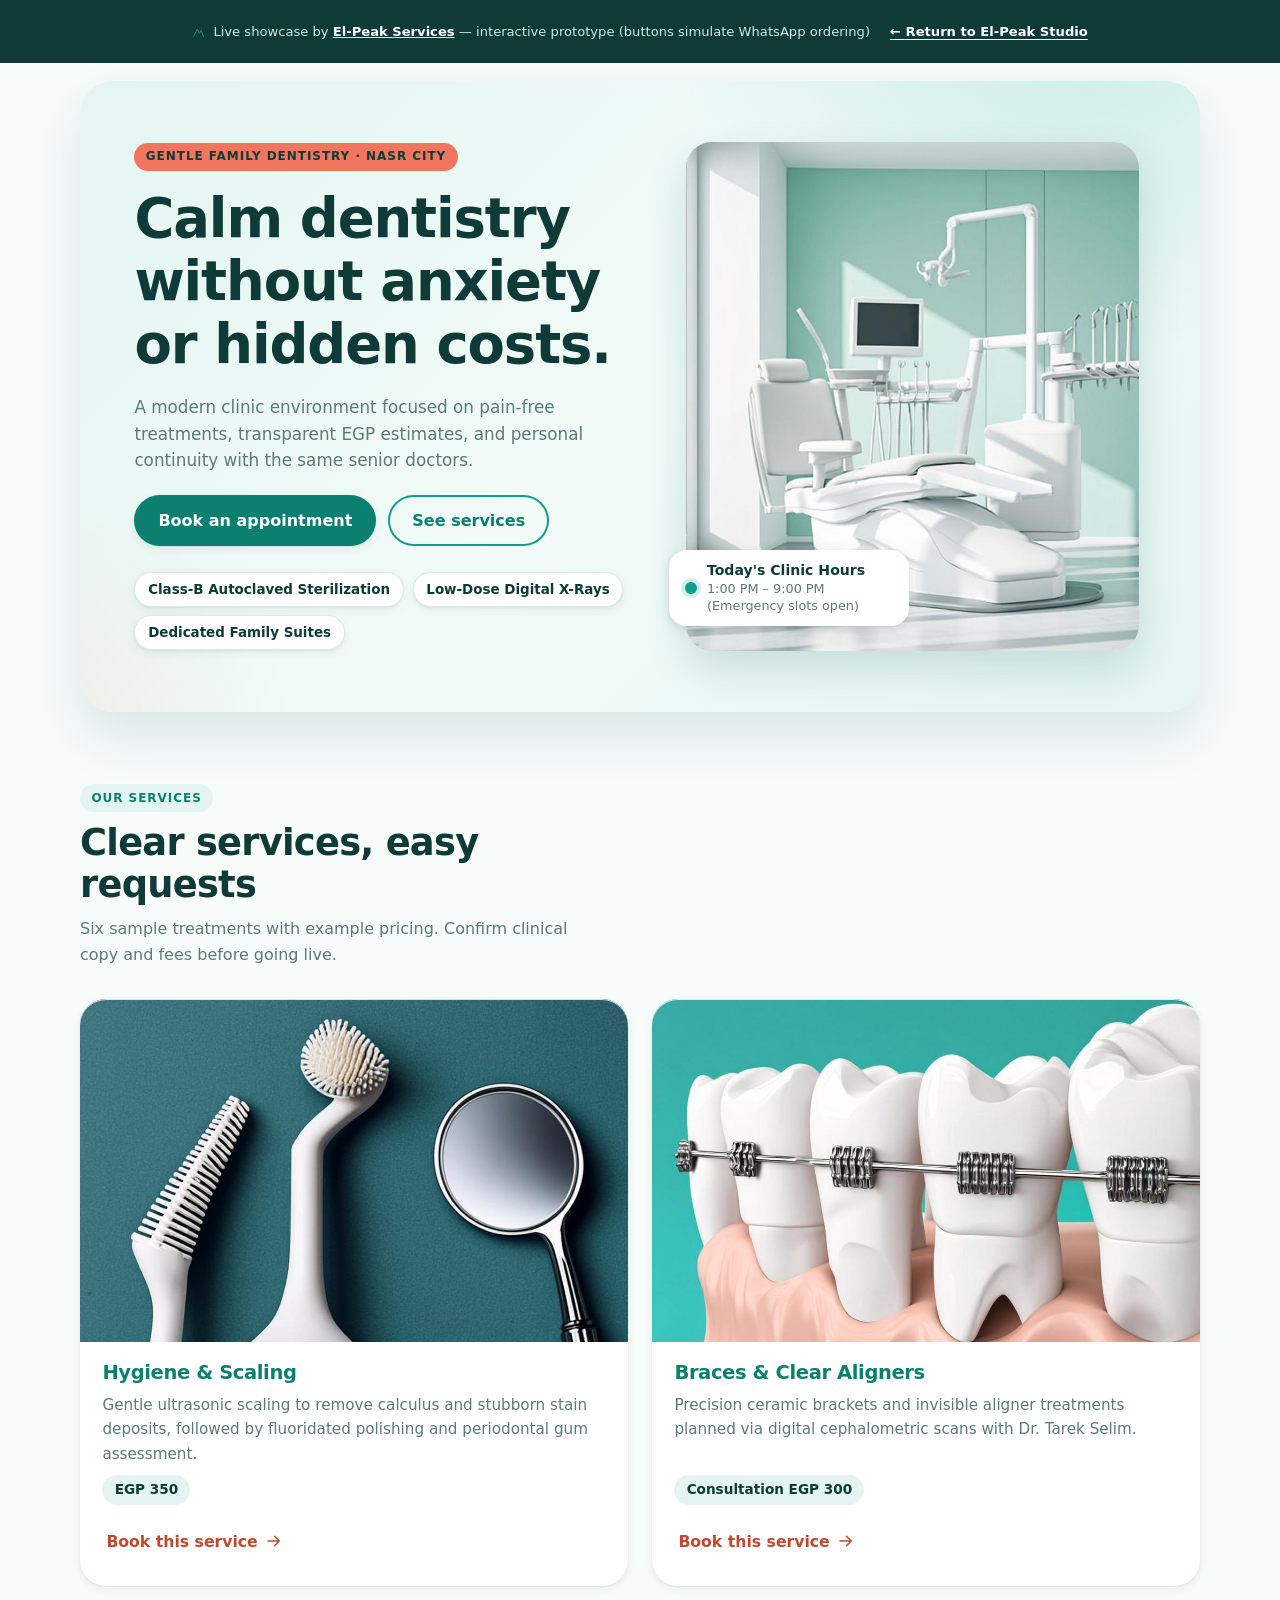
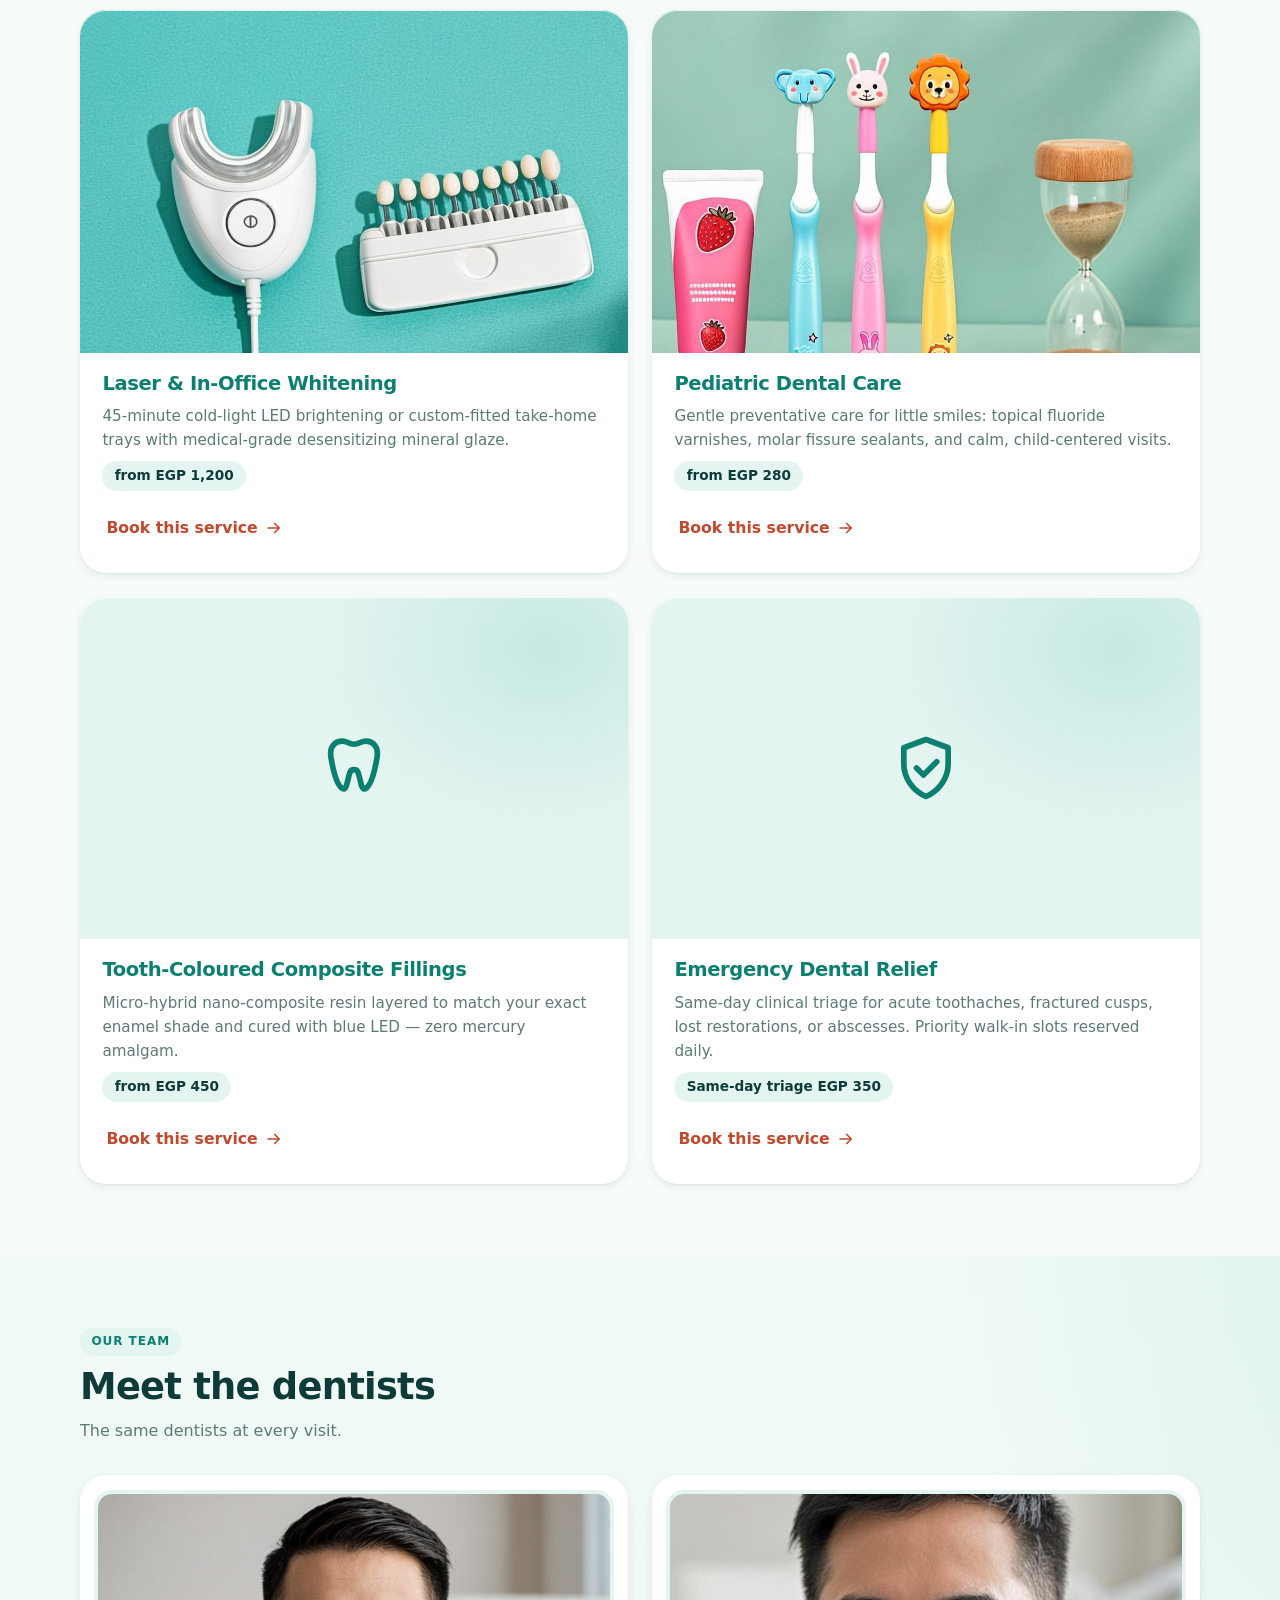
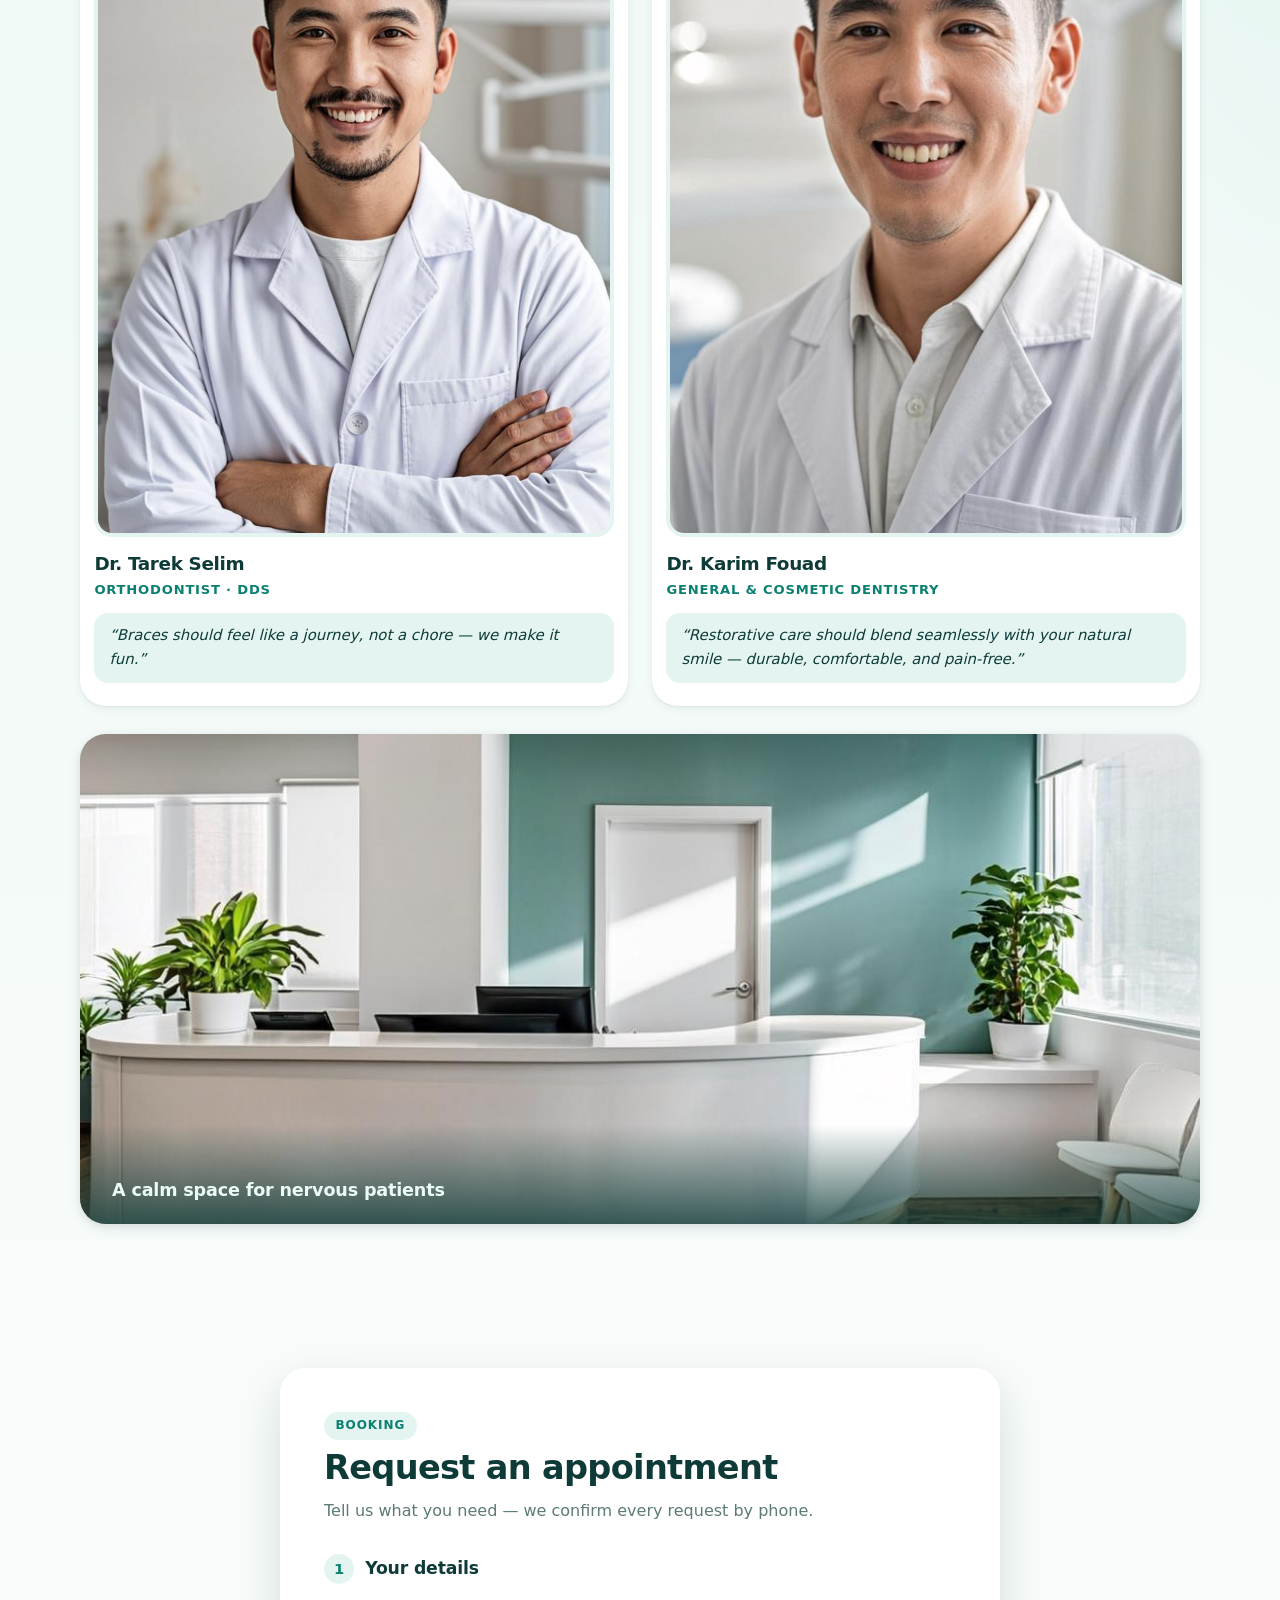
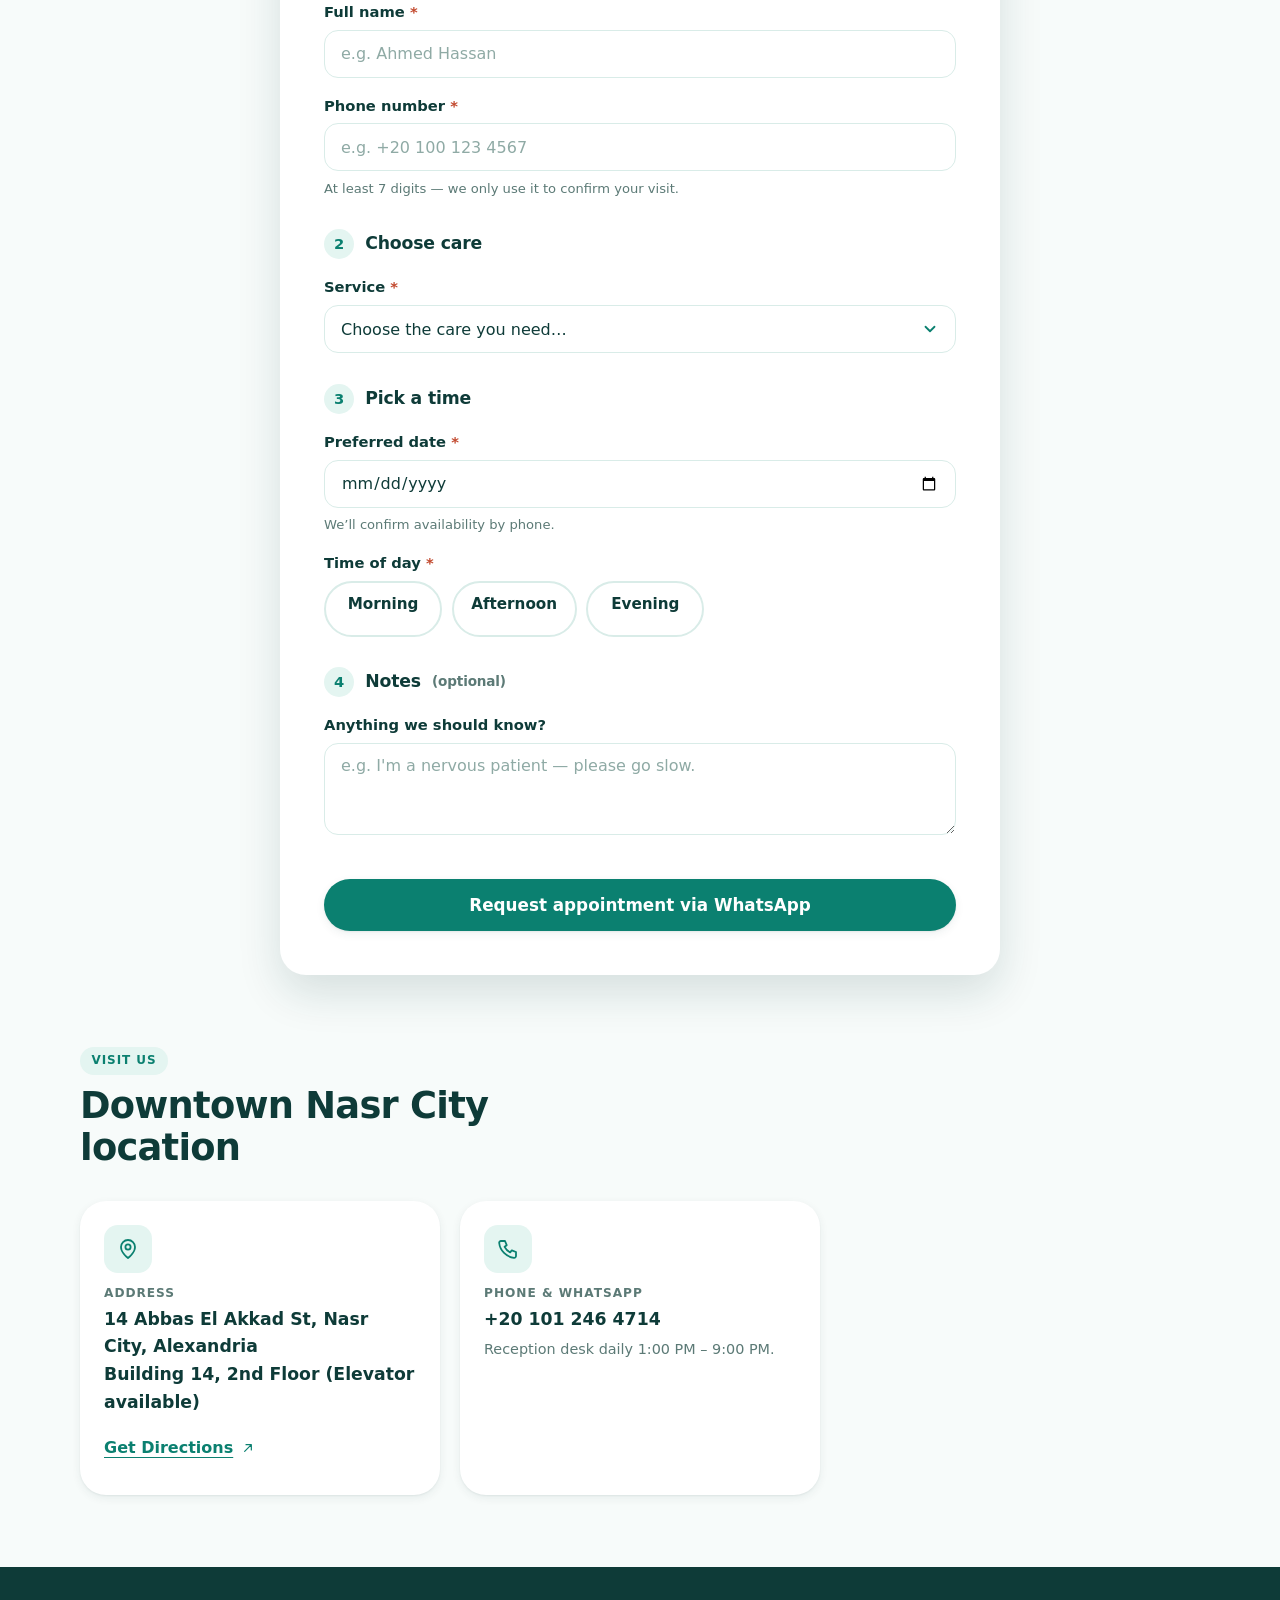
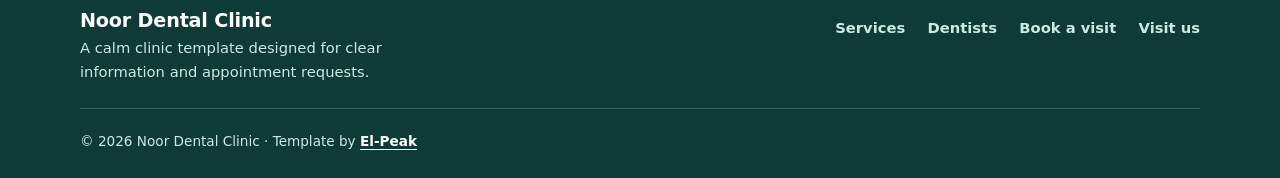
<file: demos/clinic/index.html>
<!DOCTYPE html>
<html lang="en">
<head>
  <!-- ============================================================
       Noor Dental Clinic — demo template (El-Peak portfolio)
       Airy teal medical design · light theme only · no frameworks,
       no CDNs, no external fonts. Static + cPanel-ready.
       This page is a DEMO: nothing here sends real WhatsApp messages.
       ============================================================ -->
  <meta charset="UTF-8">
  <meta name="viewport" content="width=device-width, initial-scale=1.0">
  <title>Noor Dental Clinic — Gentle, Honest Dental Care · Demo by El-Peak</title>
  <meta name="description" content="Family dental clinic demo template: gentle care and transparent EGP pricing. Book an appointment request in under a minute. Live demo by El-Peak.">
  <meta name="theme-color" content="#0E9F8A">
  <meta name="color-scheme" content="light">

  <!-- Inline SVG favicon (teal tooth, no external file needed) -->
  <link rel="icon" href="data:image/svg+xml,%3Csvg xmlns='http://www.w3.org/2000/svg' viewBox='0 0 64 64'%3E%3Crect width='64' height='64' rx='16' fill='%230E9F8A'/%3E%3Cpath d='M23 14c-6.5 0-9.6 5.3-8.5 12.6 1 8.4 4 21.4 8.2 23.4 3.2 1.4 3.2-6.3 5.3-11.5 1-3 5.1-3 6.1 0 2.1 5.2 2.1 12.9 5.3 11.5 4.2-2 7.2-15 8.2-23.4C48.7 19.3 45.6 14 39 14c-3.2 0-4.3 2.1-8 2.1S26.2 14 23 14z' fill='%23ffffff'/%3E%3C/svg%3E">

  <link rel="stylesheet" href="css/clinic-style.css">
</head>
<body>

  <a class="skip-link" href="#main">Skip to main content</a>

  <!-- ============================================================
       1. DEMO BANNER STRIP (deep teal bar)
       ============================================================ -->
  <header class="demo-bar">
    <div class="wrap demo-bar__inner">
      <p class="demo-bar__msg">
        <span class="demo-bar__spark" aria-hidden="true" style="display:inline-flex; vertical-align:middle; margin-right:4px;">
          <svg viewBox="0 0 40 40" width="13" height="13" fill="none" stroke="currentColor" stroke-width="2.8" stroke-linecap="round" stroke-linejoin="round"><path d="M5 32 L16 10 L23 23 L28 13 L35 32"/></svg>
        </span>
        Live showcase by <a href="../../index.html" style="color:inherit; text-decoration:underline;"><strong>El-Peak Services</strong></a> — interactive prototype (buttons simulate WhatsApp ordering)
      </p>
      <a class="demo-bar__back" href="../../index.html">← Return to El-Peak Studio</a>
    </div>
  </header>

  <main id="main">

    <!-- ============================================================
         2. HERO — rounded mint-gradient band
         ============================================================ -->
    <section class="hero-zone" aria-labelledby="heroTitle">
      <div class="wrap">
        <div class="hero">
          <div class="hero__copy">
            <p class="pill pill--coral">Gentle Family Dentistry · Nasr City</p>
            <h1 id="heroTitle">Calm dentistry without anxiety or hidden costs.</h1>
            <p class="hero__sub">
              A modern clinic environment focused on pain-free treatments, transparent EGP estimates, and personal continuity with the same senior doctors.
            </p>
            <div class="hero__cta">
              <a class="btn btn--solid" href="#booking">Book an appointment</a>
              <a class="btn btn--ghost" href="#services">See services</a>
            </div>
            <ul class="trust-chips" aria-label="Clinic highlights">
              <li class="chip">Class-B Autoclaved Sterilization</li>
              <li class="chip">Low-Dose Digital X-Rays</li>
              <li class="chip">Dedicated Family Suites</li>
            </ul>
          </div>

          <div class="hero__media">
            <figure class="hero__photo">
              <img
                src="assets/c-hero.jpg"
                alt="Bright modern treatment room at Noor Dental Clinic with a clean white dental chair and mint-green wall"
                width="960" height="1080"
                loading="eager" fetchpriority="high" decoding="async">
            </figure>
            <p class="hero__float">
              <span class="hero__float-dot" aria-hidden="true"></span>
              <span class="hero__float-text">
                <strong>Today's Clinic Hours</strong>
                1:00 PM – 9:00 PM (Emergency slots open)
              </span>
            </p>
          </div>
        </div>
      </div>
    </section>

    <!-- ============================================================
         3. SERVICES — rendered by JS from SERVICES (see clinic-booking.js)
         ============================================================ -->
    <section id="services" class="section" aria-labelledby="servicesTitle">
      <div class="wrap">
        <div class="section-head">
          <p class="pill pill--mint">Our services</p>
          <h2 id="servicesTitle">Clear services, easy requests</h2>
          <p class="section-sub">Six sample treatments with example pricing. Confirm clinical copy and fees before going live.</p>
        </div>
        <noscript>
          <p class="noscript-note">
            Our interactive service list and booking form need JavaScript.
            Please enable it, or call <a href="tel:+201000000000">+20&nbsp;100&nbsp;000&nbsp;0000</a> to book your visit.
          </p>
        </noscript>
        <div class="svc-grid" id="svcGrid">
          <!-- Service cards are rendered here by js/clinic-booking.js -->
        </div>
      </div>
    </section>

    <!-- ============================================================
         4. MEET THE DENTISTS
         ============================================================ -->
    <section id="dentists" class="section section--mint" aria-labelledby="dentistsTitle">
      <div class="wrap">
        <div class="section-head">
          <p class="pill pill--mint">Our team</p>
          <h2 id="dentistsTitle">Meet the dentists</h2>
          <p class="section-sub">The same dentists at every visit.</p>
        </div>

        <div class="doc-grid">
          <article class="doc-card">
            <figure class="doc-card__photo">
              <img
                src="assets/c-doctor-t.jpg"
                alt="Portrait of Dr. Tarek Selim smiling warmly in a white dental coat"
                width="640" height="800" loading="lazy" decoding="async">
            </figure>
            <h3 class="doc-card__name">Dr. Tarek Selim</h3>
            <p class="doc-card__role">Orthodontist · DDS</p>
            <blockquote class="doc-card__quote">“Braces should feel like a journey, not a chore — we make it fun.”</blockquote>
          </article>

          <article class="doc-card">
            <figure class="doc-card__photo">
              <img
                src="assets/c-doctor-m.jpg"
                alt="Portrait of Dr. Karim Fouad smiling in a light blue clinic uniform"
                width="640" height="800" loading="lazy" decoding="async">
            </figure>
            <h3 class="doc-card__name">Dr. Karim Fouad</h3>
            <p class="doc-card__role">General &amp; Cosmetic Dentistry</p>
            <blockquote class="doc-card__quote">“Restorative care should blend seamlessly with your natural smile — durable, comfortable, and pain-free.”</blockquote>
          </article>
        </div>

        <figure class="clinic-banner">
          <img
            src="assets/c-reception.jpg"
            alt="The bright, calm reception area of Noor Dental Clinic with soft mint seating and warm lighting"
            width="1600" height="640" loading="lazy" decoding="async">
          <figcaption>A calm space for nervous patients</figcaption>
        </figure>
      </div>
    </section>

    <!-- ============================================================
         5. BOOKING — numbered steps, inline validation, demo success panel
         ============================================================ -->
    <section id="booking" class="section" aria-labelledby="bookingTitle">
      <div class="wrap">
        <div class="book-card">
          <div class="book-card__head">
            <p class="pill pill--mint">Booking</p>
            <h2 id="bookingTitle">Request an appointment</h2>
            <p class="section-sub">Tell us what you need — we confirm every request by phone.</p>
          </div>

          <form id="bookingForm" class="book-form" novalidate>

            <fieldset class="step">
              <legend class="step__legend"><span class="step__num" aria-hidden="true">1</span>Your details</legend>
              <div class="field">
                <label class="field__label" for="bkName">Full name <span class="req" aria-hidden="true">*</span></label>
                <input class="field__input" type="text" id="bkName" name="name"
                       autocomplete="name" placeholder="e.g. Ahmed Hassan" required>
                <p class="field__error" id="bkNameErr" role="alert" hidden></p>
              </div>
              <div class="field">
                <label class="field__label" for="bkPhone">Phone number <span class="req" aria-hidden="true">*</span></label>
                <input class="field__input" type="tel" id="bkPhone" name="phone"
                       inputmode="tel" autocomplete="tel" placeholder="e.g. +20 100 123 4567" required>
                <p class="field__hint">At least 7 digits — we only use it to confirm your visit.</p>
                <p class="field__error" id="bkPhoneErr" role="alert" hidden></p>
              </div>
            </fieldset>

            <fieldset class="step">
              <legend class="step__legend"><span class="step__num" aria-hidden="true">2</span>Choose care</legend>
              <div class="field">
                <label class="field__label" for="bkService">Service <span class="req" aria-hidden="true">*</span></label>
                <select class="field__input field__select" id="bkService" name="service" required>
                  <option value="">Choose the care you need…</option>
                  <!-- Options are populated from SERVICES by js/clinic-booking.js -->
                </select>
                <p class="field__error" id="bkServiceErr" role="alert" hidden></p>
              </div>
            </fieldset>

            <fieldset class="step">
              <legend class="step__legend"><span class="step__num" aria-hidden="true">3</span>Pick a time</legend>
              <div class="field">
                <label class="field__label" for="bkDate">Preferred date <span class="req" aria-hidden="true">*</span></label>
                <input class="field__input field__date" type="date" id="bkDate" name="date" required>
                <p class="field__hint">We&rsquo;ll confirm availability by phone.</p>
                <p class="field__error" id="bkDateErr" role="alert" hidden></p>
              </div>
              <div class="field">
                <span class="field__label" id="slotGroupLabel">Time of day <span class="req" aria-hidden="true">*</span></span>
                <div class="slot-group" role="radiogroup" aria-labelledby="slotGroupLabel">
                  <label class="slot-pill">
                    <input class="sr-only" type="radio" name="slot" value="morning">
                    <span class="slot-pill__face">Morning</span>
                  </label>
                  <label class="slot-pill">
                    <input class="sr-only" type="radio" name="slot" value="afternoon">
                    <span class="slot-pill__face">Afternoon</span>
                  </label>
                  <label class="slot-pill">
                    <input class="sr-only" type="radio" name="slot" value="evening">
                    <span class="slot-pill__face">Evening</span>
                  </label>
                </div>
                <p class="field__error" id="bkSlotErr" role="alert" hidden></p>
              </div>
            </fieldset>

            <fieldset class="step">
              <legend class="step__legend"><span class="step__num" aria-hidden="true">4</span>Notes <span class="step__opt">(optional)</span></legend>
              <div class="field">
                <label class="field__label" for="bkNotes">Anything we should know?</label>
                <textarea class="field__input field__textarea" id="bkNotes" name="notes" rows="3"
                          placeholder="e.g. I'm a nervous patient — please go slow."></textarea>
              </div>
            </fieldset>

            <button type="submit" class="btn btn--solid btn--lg book-form__submit">
              Request appointment via WhatsApp
            </button>
          </form>

          <!-- Success panel (shown after a valid demo submit) -->
          <div class="success" id="bkSuccess" hidden>
            <div class="success__check" aria-hidden="true">
              <svg viewBox="0 0 24 24" fill="none" stroke="currentColor" stroke-width="3"
                   stroke-linecap="round" stroke-linejoin="round" focusable="false">
                <path d="M4.5 12.8l4.6 4.6L19.5 6.9"/>
              </svg>
            </div>
            <h3 class="success__title" id="bkSuccessTitle" tabindex="-1">
              Shukran, <span id="bkSuccessName">friend</span>! Your request is ready.
            </h3>
            <p class="success__sub">
              Our team confirms every request by phone.
              Here is what we received:
            </p>

            <dl class="sum-card" id="bkSummary">
              <!-- Summary rows are filled in by js/clinic-booking.js -->
            </dl>

            <div class="msg-block">
              <p class="msg-block__label">Message preview</p>
              <pre class="msg-block__pre" id="bkMessage" tabindex="0"></pre>
            </div>

            <p class="demo-note">
              <strong>Demo preview:</strong> this template doesn't send real messages — on your
              live site this opens WhatsApp pre-filled. Get yours at
              <a href="../../index.html">El-Peak →</a>
            </p>

            <button type="button" class="btn btn--coral" id="bkAgain">Make another booking</button>
          </div>
        </div>
      </div>
    </section>

    <!-- ============================================================
         6. VISIT US STRIP
         ============================================================ -->
    <section id="visit" class="section section--tight" aria-labelledby="visitTitle">
      <div class="wrap">
        <div class="section-head">
          <p class="pill pill--mint">Visit us</p>
          <h2 id="visitTitle">Downtown Nasr City location</h2>
        </div>
        <div class="visit-grid">
          <article class="visit-card">
            <span class="visit-card__icon" aria-hidden="true">
              <svg viewBox="0 0 24 24" fill="none" stroke="currentColor" stroke-width="1.8"
                   stroke-linecap="round" stroke-linejoin="round" focusable="false">
                <path d="M12 21s-7-5.3-7-11a7 7 0 0 1 14 0c0 5.7-7 11-7 11z"/><circle cx="12" cy="10" r="2.6"/>
              </svg>
            </span>
            <h3 class="visit-card__label">Address</h3>
            <p class="visit-card__value">14 Abbas El Akkad St, Nasr City, Alexandria<br>Building 14, 2nd Floor (Elevator available)</p>
            <!-- The one allowed external link: free map directions -->
            <a class="visit-card__link" href="https://www.google.com/maps/search/?api=1&amp;query=14+Abbas+El+Akkad+Nasr+City"
               target="_blank" rel="noopener">Get Directions
              <svg viewBox="0 0 24 24" fill="none" stroke="currentColor" stroke-width="1.8"
                   stroke-linecap="round" stroke-linejoin="round" aria-hidden="true" focusable="false">
                <path d="M7 17L17 7M9 7h8v8"/>
              </svg>
            </a>
          </article>


          <article class="visit-card">
            <span class="visit-card__icon" aria-hidden="true">
              <svg viewBox="0 0 24 24" fill="none" stroke="currentColor" stroke-width="1.8"
                   stroke-linecap="round" stroke-linejoin="round" focusable="false">
                <path d="M5 4h4l1.7 4.2-2.1 1.6a12.5 12.5 0 0 0 5.6 5.6l1.6-2.1L20 15v4a1.8 1.8 0 0 1-2 1.8C10.4 20 4 13.6 3.2 6A1.8 1.8 0 0 1 5 4z"/>
              </svg>
            </span>
            <h3 class="visit-card__label">Phone &amp; WhatsApp</h3>
            <p class="visit-card__value"><a class="visit-card__tel" href="tel:+201012464714">+20 101 246 4714</a></p>
            <p class="visit-card__meta">Reception desk daily 1:00 PM – 9:00 PM.</p>
          </article>
        </div>
      </div>
    </section>
  </main>

  <!-- ============================================================
       7. FOOTER (deep teal)
       ============================================================ -->
  <footer class="site-footer">
    <div class="wrap">
      <div class="site-footer__top">
        <div class="site-footer__brand">
          <p class="site-footer__name">Noor Dental Clinic</p>
          <p class="site-footer__commit">A calm clinic template designed for clear information and appointment requests.</p>
        </div>
        <nav class="site-footer__nav" aria-label="Footer">
          <a href="#services">Services</a>
          <a href="#dentists">Dentists</a>
          <a href="#booking">Book a visit</a>
          <a href="#visit">Visit us</a>
        </nav>
      </div>
      <p class="site-footer__line">
        © <span id="fYear">2025</span> Noor Dental Clinic · Template by
        <a href="../../index.html">El-Peak</a>
      </p>
    </div>
  </footer>

  <!-- Toast (aria-live polite) -->
  <div class="toast" id="toast" role="status" aria-live="polite"></div>

  <script src="js/clinic-booking.js"></script>
</body>
</html>
</file>
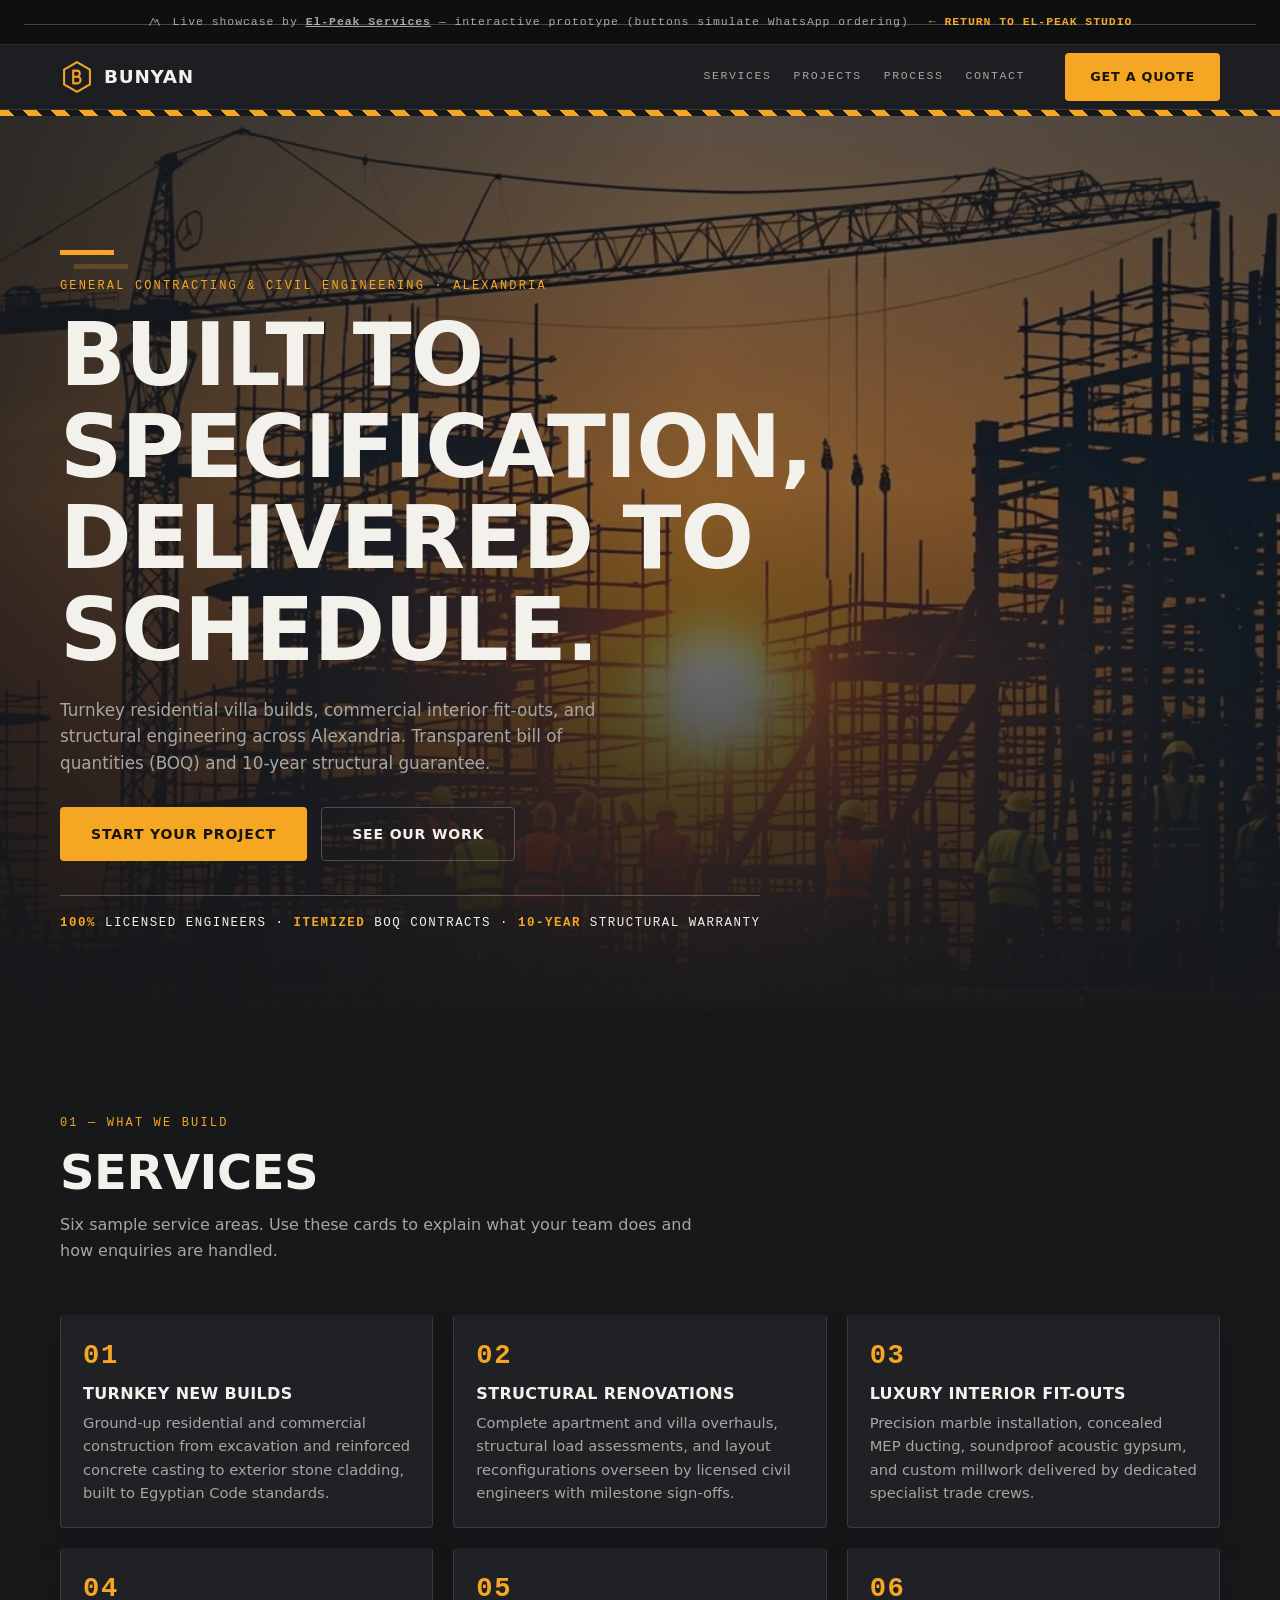
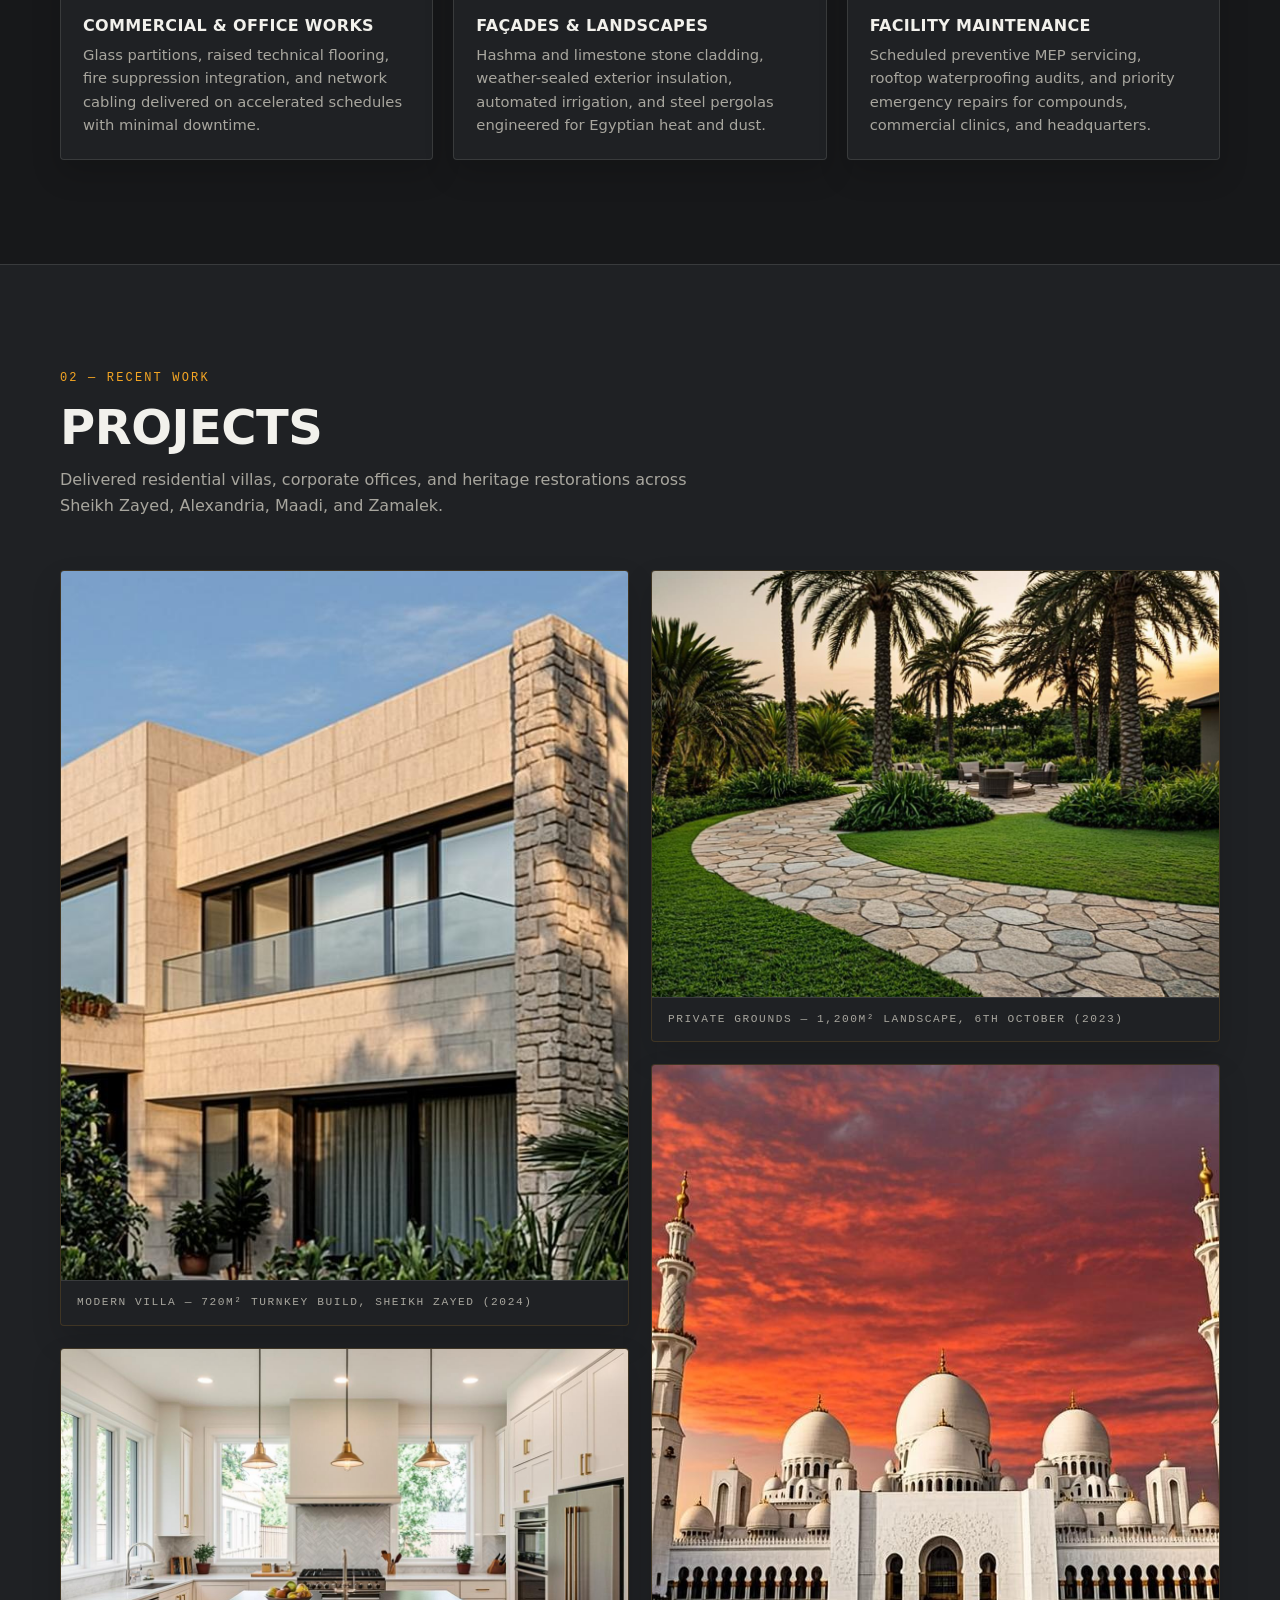
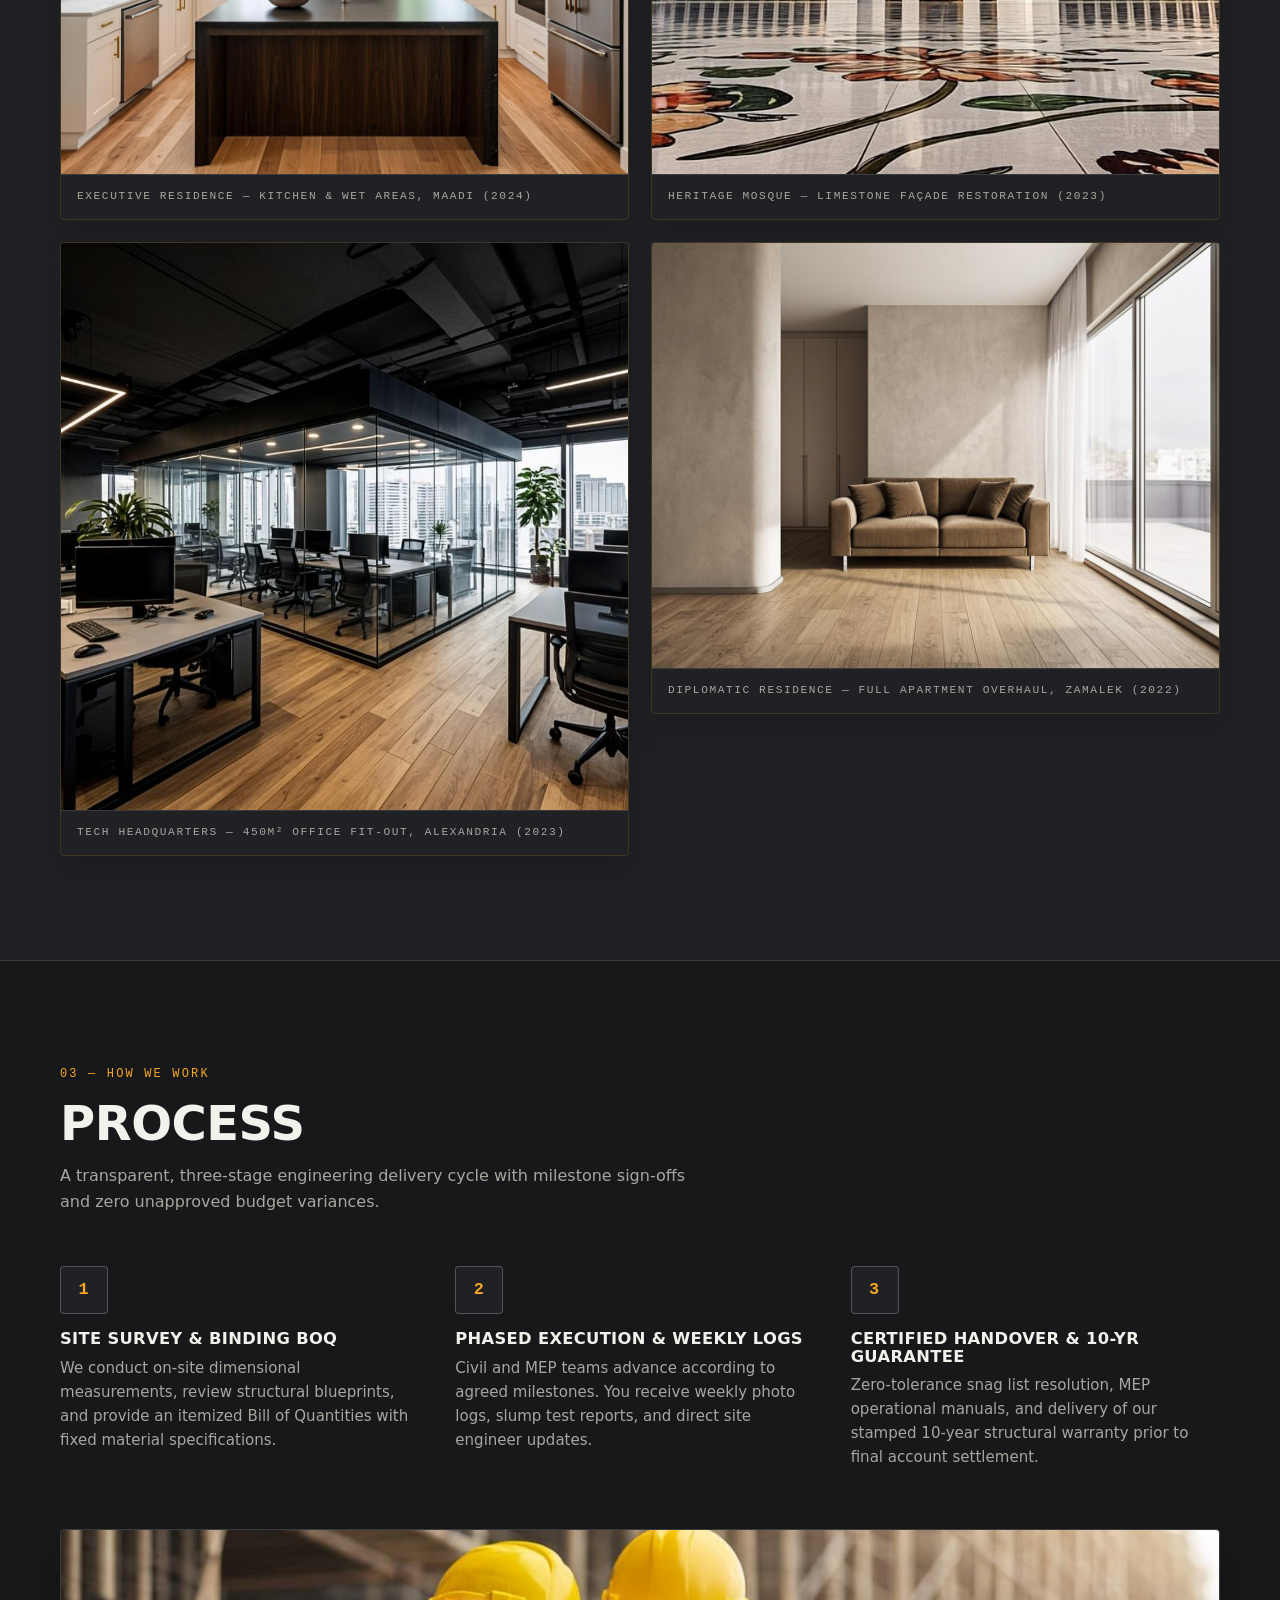
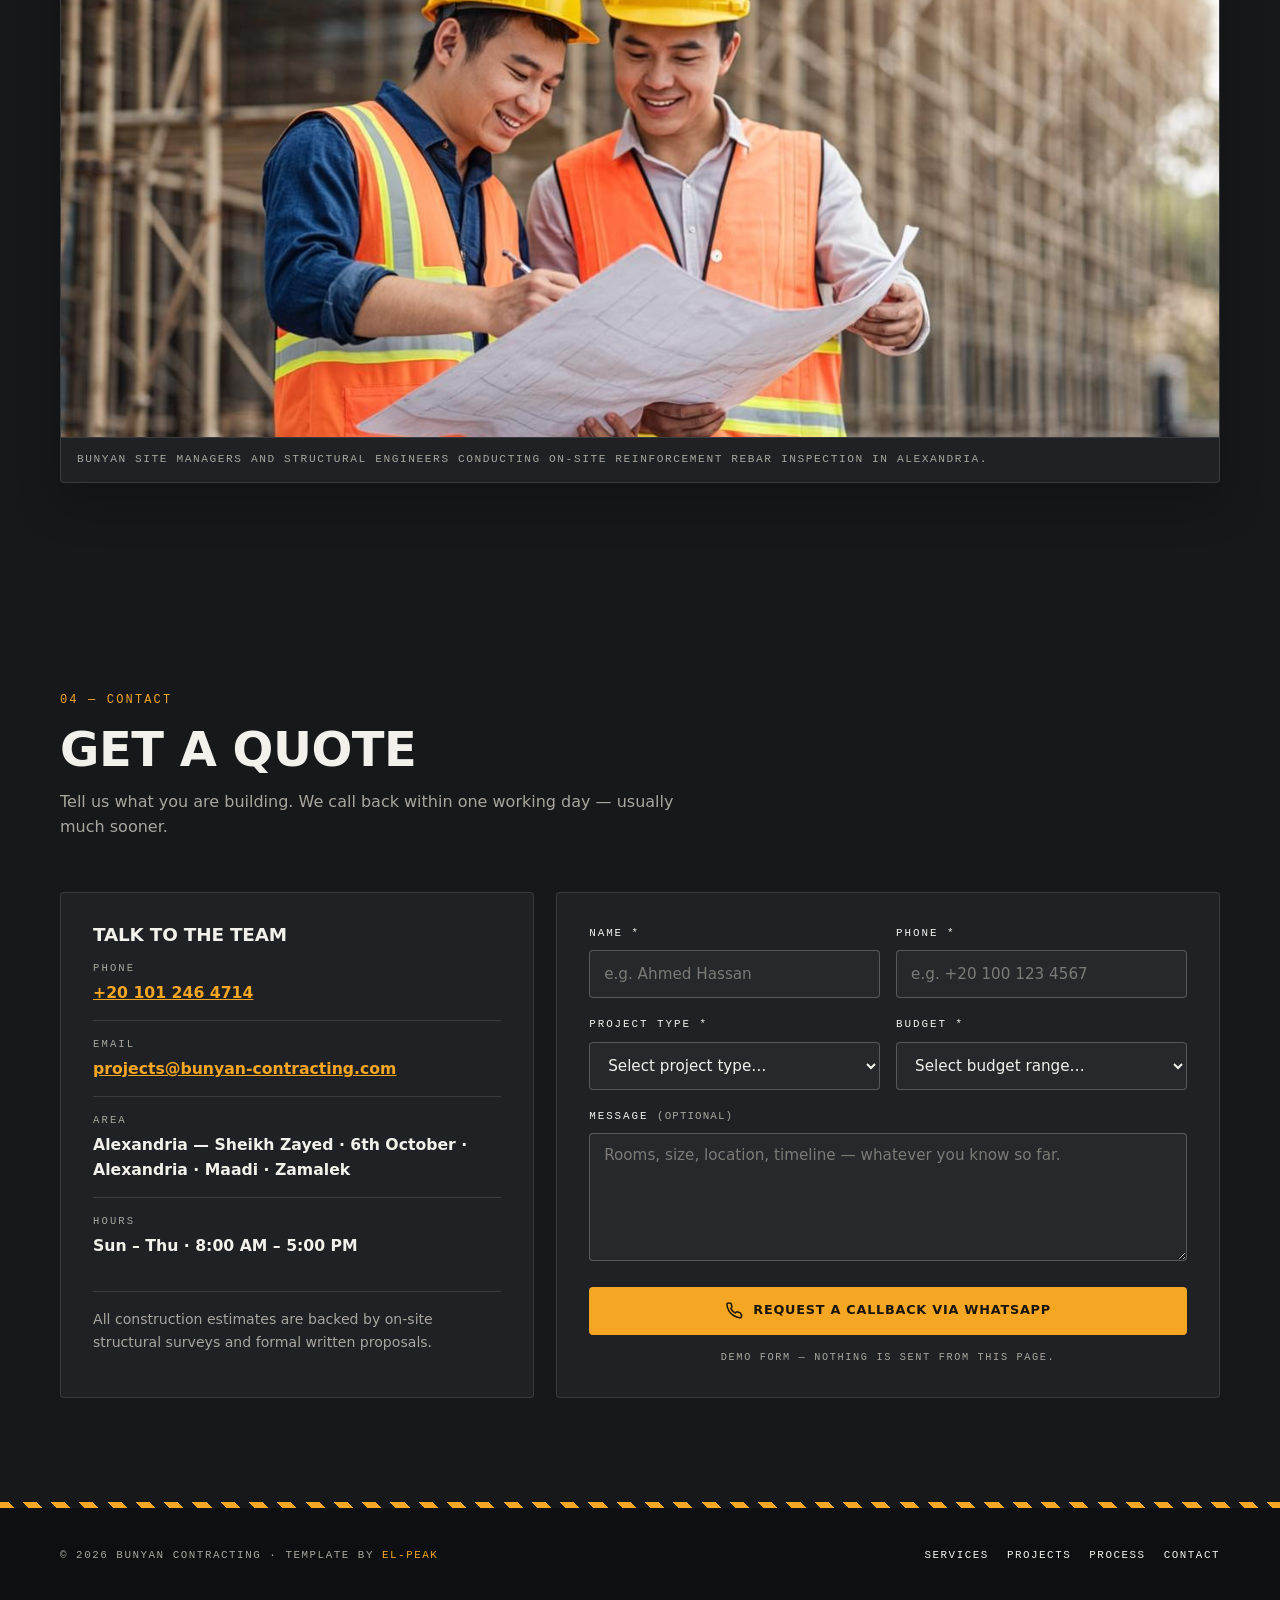
<file: demos/contractor/index.html>
<!DOCTYPE html>
<html lang="en">
<head>
  <!-- ============================================================
       BUNYAN CONTRACTING — demo template by El-Peak
       "Building with honesty, finishing with care."
       Charcoal / amber industrial one-pager. DARK-ONLY theme.
       Static + cPanel-ready: vanilla HTML/CSS/JS, no CDNs,
       no external fonts. Buttons on this page do NOT send real
       WhatsApp messages (demo only).
       ============================================================ -->
  <meta charset="UTF-8">
  <meta name="viewport" content="width=device-width, initial-scale=1.0">
  <title>Bunyan Contracting — Construction, Renovations &amp; Fit-Outs in Alexandria</title>
  <meta name="description" content="A construction and fit-out landing page concept with project imagery, service cards and an enquiry form. Demo template by El-Peak.">
  <meta name="theme-color" content="#17181A">

  <!-- Inline SVG favicon: amber hexagon "B" block (no external file) -->
  <link rel="icon" href="data:image/svg+xml,%3Csvg xmlns='http://www.w3.org/2000/svg' viewBox='0 0 64 64'%3E%3Cpath d='M32 3 57 17.5v29L32 61 7 46.5v-29Z' fill='%23F5A623'/%3E%3Cpath d='M24 18v28M24 18h6.5a6 6 0 0 1 0 12H24M24 30h7.5a6.2 6.2 0 0 1 0 12.4H24' fill='none' stroke='%2317181A' stroke-width='4.4' stroke-linecap='round' stroke-linejoin='round'/%3E%3C/svg%3E">

  <!-- Adds .js to <html> so reveal-on-scroll styles only apply when JS runs -->
  <script>document.documentElement.classList.add('js');</script>

  <link rel="stylesheet" href="css/contractor-style.css">
  <script src="js/contractor-leads.js" defer></script>
</head>
<body>
  <a class="skip-link" href="#main">Skip to main content</a>

  <!-- ============================================================
       1. DEMO BANNER STRIP
       ============================================================ -->
  <div class="demo-banner">
    <div class="container demo-banner-inner">
      <p class="demo-banner-text">
        <span aria-hidden="true" style="display:inline-flex; vertical-align:middle; margin-right:4px;">
          <svg viewBox="0 0 40 40" width="13" height="13" fill="none" stroke="currentColor" stroke-width="2.8" stroke-linecap="round" stroke-linejoin="round"><path d="M5 32 L16 10 L23 23 L28 13 L35 32"/></svg>
        </span>
        Live showcase by <a href="../../index.html" style="color:inherit; text-decoration:underline;"><strong>El-Peak Services</strong></a> — interactive prototype (buttons simulate WhatsApp ordering)
      </p>
      <a class="demo-banner-link" href="../../index.html">← Return to El-Peak Studio</a>
    </div>
  </div>

  <!-- ============================================================
       2. STICKY HEADER — charcoal panel, steel bottom border
       ============================================================ -->
  <header class="site-header" id="siteHeader">
    <div class="container header-inner">
      <a class="brand" href="#top" aria-label="Bunyan Contracting — back to top">
        <svg class="brand-mark" width="34" height="34" viewBox="0 0 40 40" aria-hidden="true" focusable="false">
          <path d="M20 2.5 35.2 11.25v17.5L20 37.5 4.8 28.75v-17.5Z" fill="none" stroke="currentColor" stroke-width="2.4" stroke-linejoin="round"/>
          <path d="M15.5 12.5v15M15.5 12.5h4.2a3.6 3.6 0 0 1 0 7.2h-4.2M15.5 19.7h4.8a3.9 3.9 0 0 1 0 7.8h-4.8" fill="none" stroke="currentColor" stroke-width="2.4" stroke-linecap="round" stroke-linejoin="round"/>
        </svg>
        <span class="brand-text">Bunyan</span>
      </a>

      <nav class="site-nav" id="primaryNav" aria-label="Primary navigation">
        <ul class="nav-list">
          <li><a class="nav-link" href="#services">Services</a></li>
          <li><a class="nav-link" href="#projects">Projects</a></li>
          <li><a class="nav-link" href="#process">Process</a></li>
          <li><a class="nav-link" href="#contact">Contact</a></li>
        </ul>
      </nav>

      <a class="btn btn-amber header-cta" href="#contact">Get a quote</a>

      <button class="nav-toggle" id="navToggle" type="button" aria-expanded="false" aria-controls="primaryNav" aria-label="Open navigation menu">
        <svg class="icon icon-burger" viewBox="0 0 24 24" fill="none" stroke="currentColor" stroke-width="2" stroke-linecap="round" aria-hidden="true" focusable="false"><path d="M4 7h16M4 12h16M4 17h16"/></svg>
        <svg class="icon icon-close" viewBox="0 0 24 24" fill="none" stroke="currentColor" stroke-width="2" stroke-linecap="round" aria-hidden="true" focusable="false"><path d="M6 6l12 12M18 6L6 18"/></svg>
      </button>
    </div>
  </header>

  <main id="main">

    <!-- ============================================================
         3. HERO — full-bleed photo, charcoal overlay, hazard strip
         ============================================================ -->
    <section class="hero" id="top" aria-labelledby="heroTitle">
      <img class="hero-img" src="assets/x-hero.jpg" alt="Bunyan Contracting site crew in hard hats working on a reinforced concrete building frame at dusk" width="1920" height="1080" fetchpriority="high">
      <div class="hero-overlay" aria-hidden="true"></div>
      <div class="container hero-content">
        <p class="kicker mono">General Contracting &amp; Civil Engineering · Alexandria</p>
        <h1 id="heroTitle">Built to specification, delivered to schedule.</h1>
        <p class="hero-sub">Turnkey residential villa builds, commercial interior fit-outs, and structural engineering across Alexandria. Transparent bill of quantities (BOQ) and 10-year structural guarantee.</p>
        <div class="cta-row">
          <a class="btn btn-amber btn-lg" href="#contact">Start your project</a>
          <a class="btn btn-steel btn-lg" href="#projects">See our work</a>
        </div>
        <p class="hero-stats mono"><strong>100%</strong> licensed engineers · <strong>Itemized</strong> BOQ contracts · <strong>10-Year</strong> structural warranty</p>
      </div>
    </section>

    <!-- ============================================================
         4. SERVICES — 6 numbered cards, rendered by JS from SERVICES
         ============================================================ -->
    <section class="section services" id="services" aria-labelledby="servicesTitle">
      <div class="container">
        <div class="section-head reveal">
          <p class="kicker mono">01 — What we build</p>
          <h2 id="servicesTitle">Services</h2>
          <p class="section-sub">Six sample service areas. Use these cards to explain what your team does and how enquiries are handled.</p>
        </div>
        <div class="services-grid" id="servicesGrid">
          <!-- Cards are rendered here by js/contractor-leads.js -->
          <noscript>
            <ul class="services-fallback">
              <li><h3>New Builds</h3><p>Ground-up residential and commercial construction, engineered to code.</p></li>
              <li><h3>Renovations &amp; Remodels</h3><p>Full home and unit renovations with honest advice on what is worth changing.</p></li>
              <li><h3>Kitchen &amp; Bathroom Fit-Outs</h3><p>Tiling, plumbing, joinery and lighting by specialist wet-area crews.</p></li>
              <li><h3>Office Fit-Outs</h3><p>Partitions, flooring, MEP and joinery — delivered after hours.</p></li>
              <li><h3>Landscaping &amp; Exteriors</h3><p>Gardens, pergolas and façades built to survive Alexandria sun and dust.</p></li>
              <li><h3>Maintenance Contracts</h3><p>Scheduled preventive maintenance at one fixed monthly cost.</p></li>
            </ul>
          </noscript>
        </div>
      </div>
    </section>

    <!-- ============================================================
         5. PROJECTS — masonry-ish photo grid, mono caption bars
         ✏️ EDIT PROJECTS HERE — swap the img src paths and captions.
         ============================================================ -->
    <section class="section projects" id="projects" aria-labelledby="projectsTitle">
      <div class="container">
        <div class="section-head reveal">
          <p class="kicker mono">02 — Recent work</p>
          <h2 id="projectsTitle">Projects</h2>
          <p class="section-sub">Delivered residential villas, corporate offices, and heritage restorations across Sheikh Zayed, Alexandria, Maadi, and Zamalek.</p>
        </div>

        <div class="projects-grid">
          <figure class="project-card reveal">
            <a class="project-media" href="#contact" aria-label="Request a similar project: modern villa new build in Sheikh Zayed">
              <img class="ratio-45" src="assets/x-villa.jpg" alt="Newly built modern villa with a clean stone façade and landscaped driveway in Sheikh Zayed" width="1200" height="1500" decoding="async">
              <span class="project-chip mono" aria-hidden="true">Request similar project →</span>
            </a>
            <figcaption class="project-caption mono">Modern Villa — 720m² Turnkey Build, Sheikh Zayed (2024)</figcaption>
          </figure>

          <figure class="project-card reveal">
            <a class="project-media" href="#contact" aria-label="Request a similar project: kitchen fit-out in Maadi">
              <img class="ratio-43" src="assets/x-kitchen.jpg" alt="Fitted kitchen with matte cabinets, marble worktop and warm under-cabinet lighting in Maadi" width="1200" height="900" decoding="async">
              <span class="project-chip mono" aria-hidden="true">Request similar project →</span>
            </a>
            <figcaption class="project-caption mono">Executive Residence — Kitchen &amp; Wet Areas, Maadi (2024)</figcaption>
          </figure>

          <figure class="project-card reveal">
            <a class="project-media" href="#contact" aria-label="Request a similar project: office fit-out in Alexandria">
              <img class="ratio-11" src="assets/x-office.jpg" alt="Open-plan office fit-out with glass partitions, wood flooring and meeting booths in Alexandria" width="1200" height="1200" decoding="async">
              <span class="project-chip mono" aria-hidden="true">Request similar project →</span>
            </a>
            <figcaption class="project-caption mono">Tech Headquarters — 450m² Office Fit-Out, Alexandria (2023)</figcaption>
          </figure>

          <figure class="project-card reveal">
            <a class="project-media" href="#contact" aria-label="Request a similar project: garden and landscape works in 6th October City">
              <img class="ratio-43" src="assets/x-garden.jpg" alt="Landscaped family garden with stone pathways, planting beds and a timber pergola in 6th October City" width="1200" height="900" decoding="async">
              <span class="project-chip mono" aria-hidden="true">Request similar project →</span>
            </a>
            <figcaption class="project-caption mono">Private Grounds — 1,200m² Landscape, 6th October (2023)</figcaption>
          </figure>

          <figure class="project-card reveal">
            <a class="project-media" href="#contact" aria-label="Request a similar project: community mosque façade restoration">
              <img class="ratio-45" src="assets/x-mosque.jpg" alt="Restored limestone façade of a community mosque with cleaned stonework and new pointed-arch windows" width="1200" height="1500" decoding="async">
              <span class="project-chip mono" aria-hidden="true">Request similar project →</span>
            </a>
            <figcaption class="project-caption mono">Heritage Mosque — Limestone Façade Restoration (2023)</figcaption>
          </figure>

          <figure class="project-card reveal">
            <a class="project-media" href="#contact" aria-label="Request a similar project: full home renovation in Zamalek">
              <img class="ratio-43" src="assets/x-interior.jpg" alt="Renovated Zamalek apartment living room with custom shelving, mouldings and warm floor lighting" width="1200" height="900" decoding="async">
              <span class="project-chip mono" aria-hidden="true">Request similar project →</span>
            </a>
            <figcaption class="project-caption mono">Diplomatic Residence — Full Apartment Overhaul, Zamalek (2022)</figcaption>
          </figure>
        </div>
      </div>
    </section>

    <!-- ============================================================
         6. PROCESS — 3 steps with connecting line + wide team card
         ============================================================ -->
    <section class="section process" id="process" aria-labelledby="processTitle">
      <div class="container">
        <div class="section-head reveal">
          <p class="kicker mono">03 — How we work</p>
          <h2 id="processTitle">Process</h2>
          <p class="section-sub">A transparent, three-stage engineering delivery cycle with milestone sign-offs and zero unapproved budget variances.</p>
        </div>

        <ol class="process-steps">
          <li class="process-step reveal">
            <p class="step-num mono" aria-hidden="true">1</p>
            <h3>Site Survey &amp; Binding BOQ</h3>
            <p>We conduct on-site dimensional measurements, review structural blueprints, and provide an itemized Bill of Quantities with fixed material specifications.</p>
          </li>
          <li class="process-step reveal">
            <p class="step-num mono" aria-hidden="true">2</p>
            <h3>Phased Execution &amp; Weekly Logs</h3>
            <p>Civil and MEP teams advance according to agreed milestones. You receive weekly photo logs, slump test reports, and direct site engineer updates.</p>
          </li>
          <li class="process-step reveal">
            <p class="step-num mono" aria-hidden="true">3</p>
            <h3>Certified Handover &amp; 10-Yr Guarantee</h3>
            <p>Zero-tolerance snag list resolution, MEP operational manuals, and delivery of our stamped 10-year structural warranty prior to final account settlement.</p>
          </li>
        </ol>

        <figure class="team-card reveal">
          <img src="assets/x-team.jpg" alt="Bunyan site engineers in hard hats and hi-vis vests reviewing drawings together on a construction site" width="1600" height="700" decoding="async">
          <figcaption class="team-caption mono">Bunyan site managers and structural engineers conducting on-site reinforcement rebar inspection in Alexandria.</figcaption>
        </figure>
      </div>
    </section>

    <!-- ============================================================
         7. CONTACT — details panel + demo lead form
         ============================================================ -->
    <section class="section contact" id="contact" aria-labelledby="contactTitle">
      <div class="container">
        <div class="section-head reveal">
          <p class="kicker mono">04 — Contact</p>
          <h2 id="contactTitle">Get a quote</h2>
          <p class="section-sub">Tell us what you are building. We call back within one working day — usually much sooner.</p>
        </div>

        <div class="contact-grid">
          <!-- LEFT: contact details -->
          <aside class="panel contact-panel reveal" aria-label="Bunyan Contracting contact details">
            <h3 class="contact-heading">Talk to the team</h3>
            <dl class="contact-rows">
              <div class="contact-row">
                <dt class="contact-label mono">Phone</dt>
                <dd class="contact-value"><a href="tel:+201012464714">+20 101 246 4714</a></dd>
              </div>
              <div class="contact-row">
                <dt class="contact-label mono">Email</dt>
                <dd class="contact-value"><a href="mailto:projects@bunyan-contracting.com">projects@bunyan-contracting.com</a></dd>
              </div>
              <div class="contact-row">
                <dt class="contact-label mono">Area</dt>
                <dd class="contact-value">Alexandria — Sheikh Zayed · 6th October · Alexandria · Maadi · Zamalek</dd>
              </div>
              <div class="contact-row">
                <dt class="contact-label mono">Hours</dt>
                <dd class="contact-value">Sun – Thu · 8:00 AM – 5:00 PM</dd>
              </div>
            </dl>
            <p class="contact-note">All construction estimates are backed by on-site structural surveys and formal written proposals.</p>
          </aside>

          <!-- RIGHT: lead form (demo only — sends nothing) -->
          <div class="panel form-panel reveal">
            <form id="leadForm" novalidate aria-label="Project request form">

              <div class="form-row">
                <div class="field">
                  <label class="field-label mono" for="leadName">Name *</label>
                  <input class="field-input" id="leadName" name="name" type="text" autocomplete="name" placeholder="e.g. Ahmed Hassan" aria-describedby="leadNameError" aria-required="true">
                  <p class="field-error" id="leadNameError" role="alert" hidden></p>
                </div>
                <div class="field">
                  <label class="field-label mono" for="leadPhone">Phone *</label>
                  <input class="field-input" id="leadPhone" name="phone" type="tel" inputmode="tel" autocomplete="tel" placeholder="e.g. +20 100 123 4567" aria-describedby="leadPhoneError" aria-required="true">
                  <p class="field-error" id="leadPhoneError" role="alert" hidden></p>
                </div>
              </div>

              <div class="form-row">
                <div class="field">
                  <label class="field-label mono" for="leadType">Project type *</label>
                  <select class="field-input" id="leadType" name="type" aria-describedby="leadTypeError" aria-required="true">
                    <option value="">Select project type…</option>
                    <option value="New Build">New Build</option>
                    <option value="Renovation">Renovation</option>
                    <option value="Kitchen or Bathroom">Kitchen or Bathroom</option>
                    <option value="Office Fit-Out">Office Fit-Out</option>
                    <option value="Maintenance">Maintenance</option>
                  </select>
                  <p class="field-error" id="leadTypeError" role="alert" hidden></p>
                </div>
                <div class="field">
                  <label class="field-label mono" for="leadBudget">Budget *</label>
                  <select class="field-input" id="leadBudget" name="budget" aria-describedby="leadBudgetError" aria-required="true">
                    <option value="">Select budget range…</option>
                    <option value="Under 100,000 EGP">Under 100,000 EGP</option>
                    <option value="100,000–300,000 EGP">100,000–300,000 EGP</option>
                    <option value="300,000–1,000,000 EGP">300,000–1,000,000 EGP</option>
                    <option value="Over 1,000,000 EGP">Over 1,000,000 EGP</option>
                    <option value="Not sure yet">Not sure yet</option>
                  </select>
                  <p class="field-error" id="leadBudgetError" role="alert" hidden></p>
                </div>
              </div>

              <div class="field">
                <label class="field-label mono" for="leadMessage">Message <span class="label-optional">(optional)</span></label>
                <textarea class="field-input" id="leadMessage" name="message" rows="5" placeholder="Rooms, size, location, timeline — whatever you know so far."></textarea>
              </div>

              <button class="btn btn-amber btn-block" type="submit">
                <svg class="icon" viewBox="0 0 24 24" fill="none" stroke="currentColor" stroke-width="2" stroke-linecap="round" stroke-linejoin="round" aria-hidden="true" focusable="false"><path d="M22 16.9v2.2a1.9 1.9 0 0 1-2.1 1.9 19.4 19.4 0 0 1-8.5-3 19.1 19.1 0 0 1-5.9-5.9 19.4 19.4 0 0 1-3-8.5A1.9 1.9 0 0 1 4.4 1.5h2.2a1.9 1.9 0 0 1 1.9 1.6c.12.9.34 1.79.65 2.64a1.9 1.9 0 0 1-.43 2L7.8 8.7a15.3 15.3 0 0 0 5.9 5.9l.96-.92a1.9 1.9 0 0 1 2-.43c.85.31 1.74.53 2.64.65a1.9 1.9 0 0 1 1.6 2z"/></svg>
                Request a callback via WhatsApp
              </button>
              <p class="form-hint mono">Demo form — nothing is sent from this page.</p>
            </form>

            <!-- Success panel: shown after a valid (demo) submit -->
            <div class="success-panel" id="formSuccess" hidden tabindex="-1" aria-labelledby="successKicker">
              <div class="success-head">
                <svg class="success-check" viewBox="0 0 48 48" aria-hidden="true" focusable="false">
                  <circle cx="24" cy="24" r="21" fill="none" stroke="currentColor" stroke-width="2.5"/>
                  <path d="M15 24.5 21.5 31 33 18.5" fill="none" stroke="currentColor" stroke-width="3" stroke-linecap="round" stroke-linejoin="round"/>
                </svg>
                <p class="success-kicker mono" id="successKicker">Request logged — demo mode</p>
              </div>
              <p class="success-lede">Here is the message your request would send:</p>
              <pre class="lead-preview" id="leadPreview"></pre>
              <p class="success-note">This template doesn't send real messages — on your live site this opens WhatsApp pre-filled. <a href="../../index.html">Get yours at El-Peak →</a></p>
              <button class="btn btn-amber" id="resetFormBtn" type="button">Submit another request</button>
            </div>
          </div>
        </div>
      </div>
    </section>
  </main>

  <!-- ============================================================
       8. FOOTER — hazard strip above, near-black, mono small text
       ============================================================ -->
  <div class="hazard" aria-hidden="true"></div>
  <footer class="site-footer">
    <div class="container footer-inner">
      <p class="footer-line">© <span id="footerYear">2026</span> Bunyan Contracting · Template by <a class="footer-brand-link" href="../../index.html">El-Peak</a></p>
      <nav class="footer-nav mono" aria-label="Footer navigation">
        <a href="#services">Services</a>
        <a href="#projects">Projects</a>
        <a href="#process">Process</a>
        <a href="#contact">Contact</a>
      </nav>
    </div>
  </footer>

  <!-- Toast: polite live region for demo feedback -->
  <div class="toast" id="toast" role="status" aria-live="polite"></div>
</body>
</html>
</file>
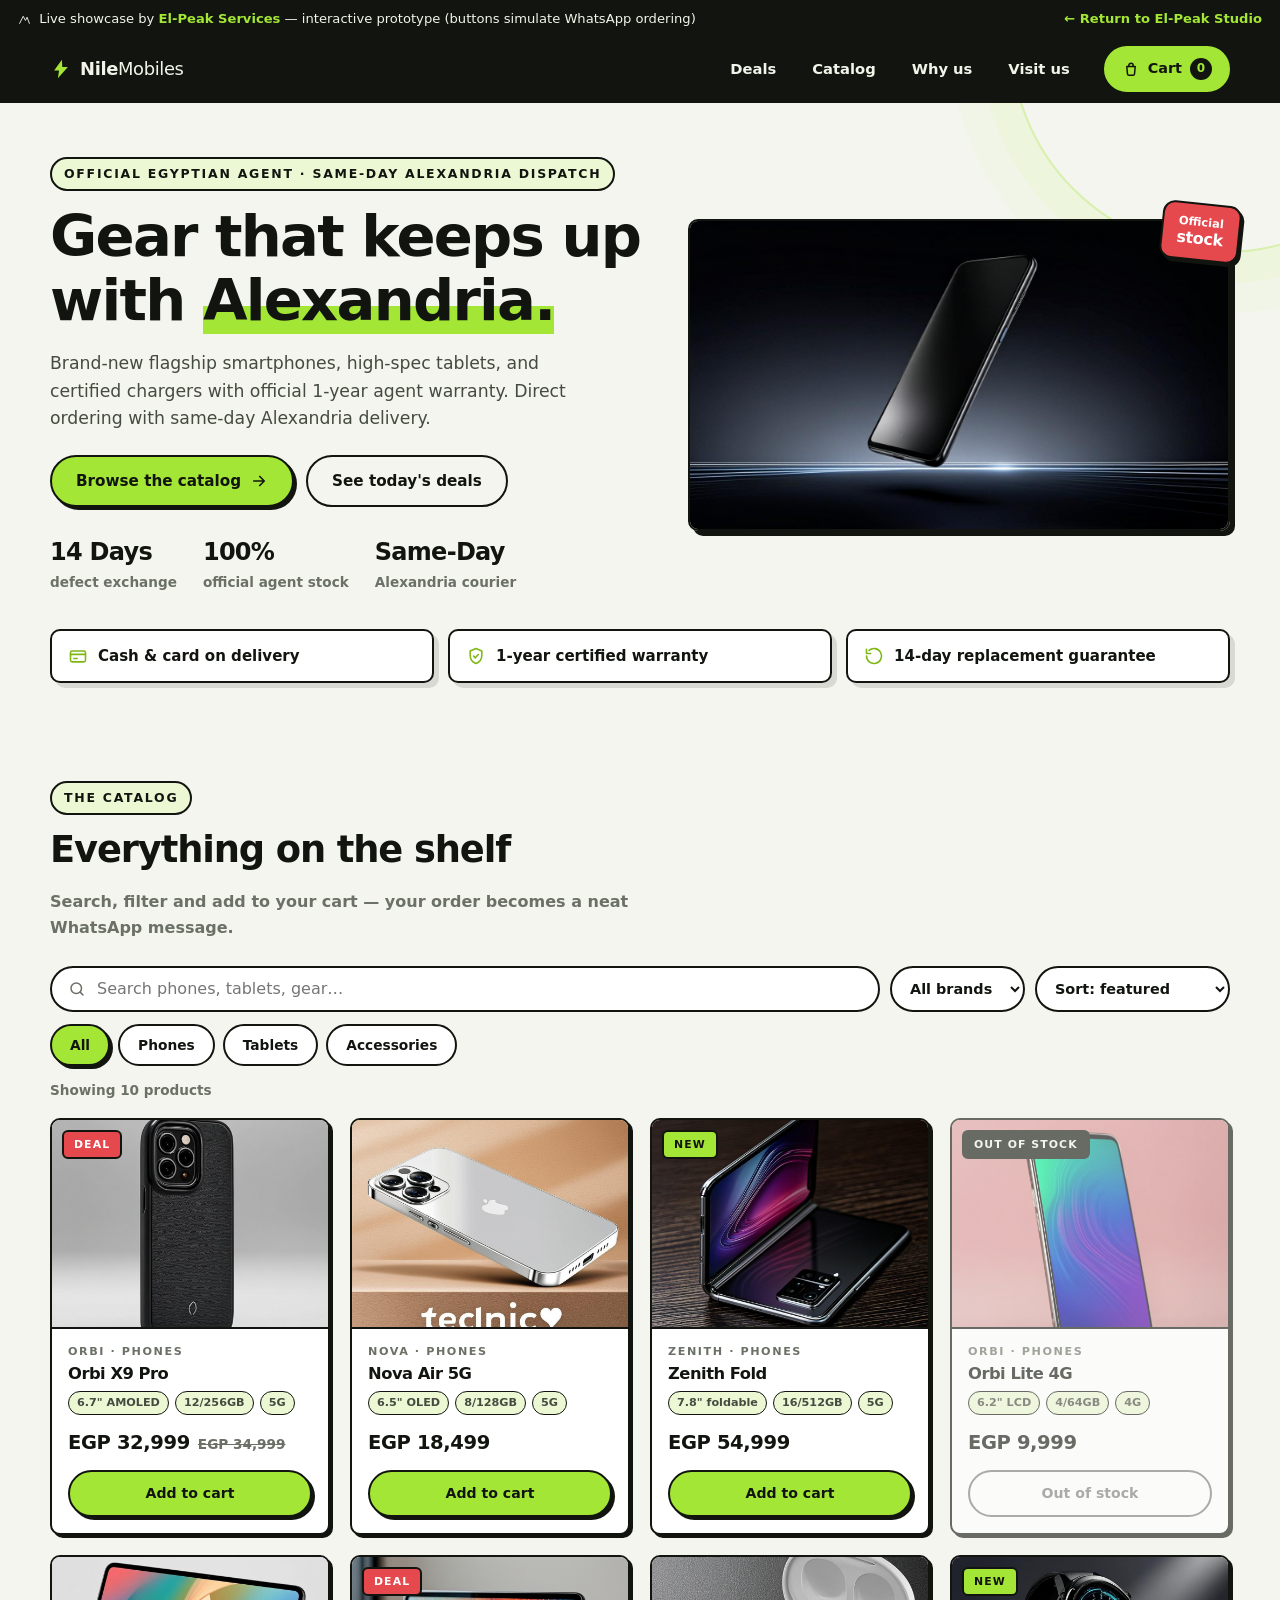
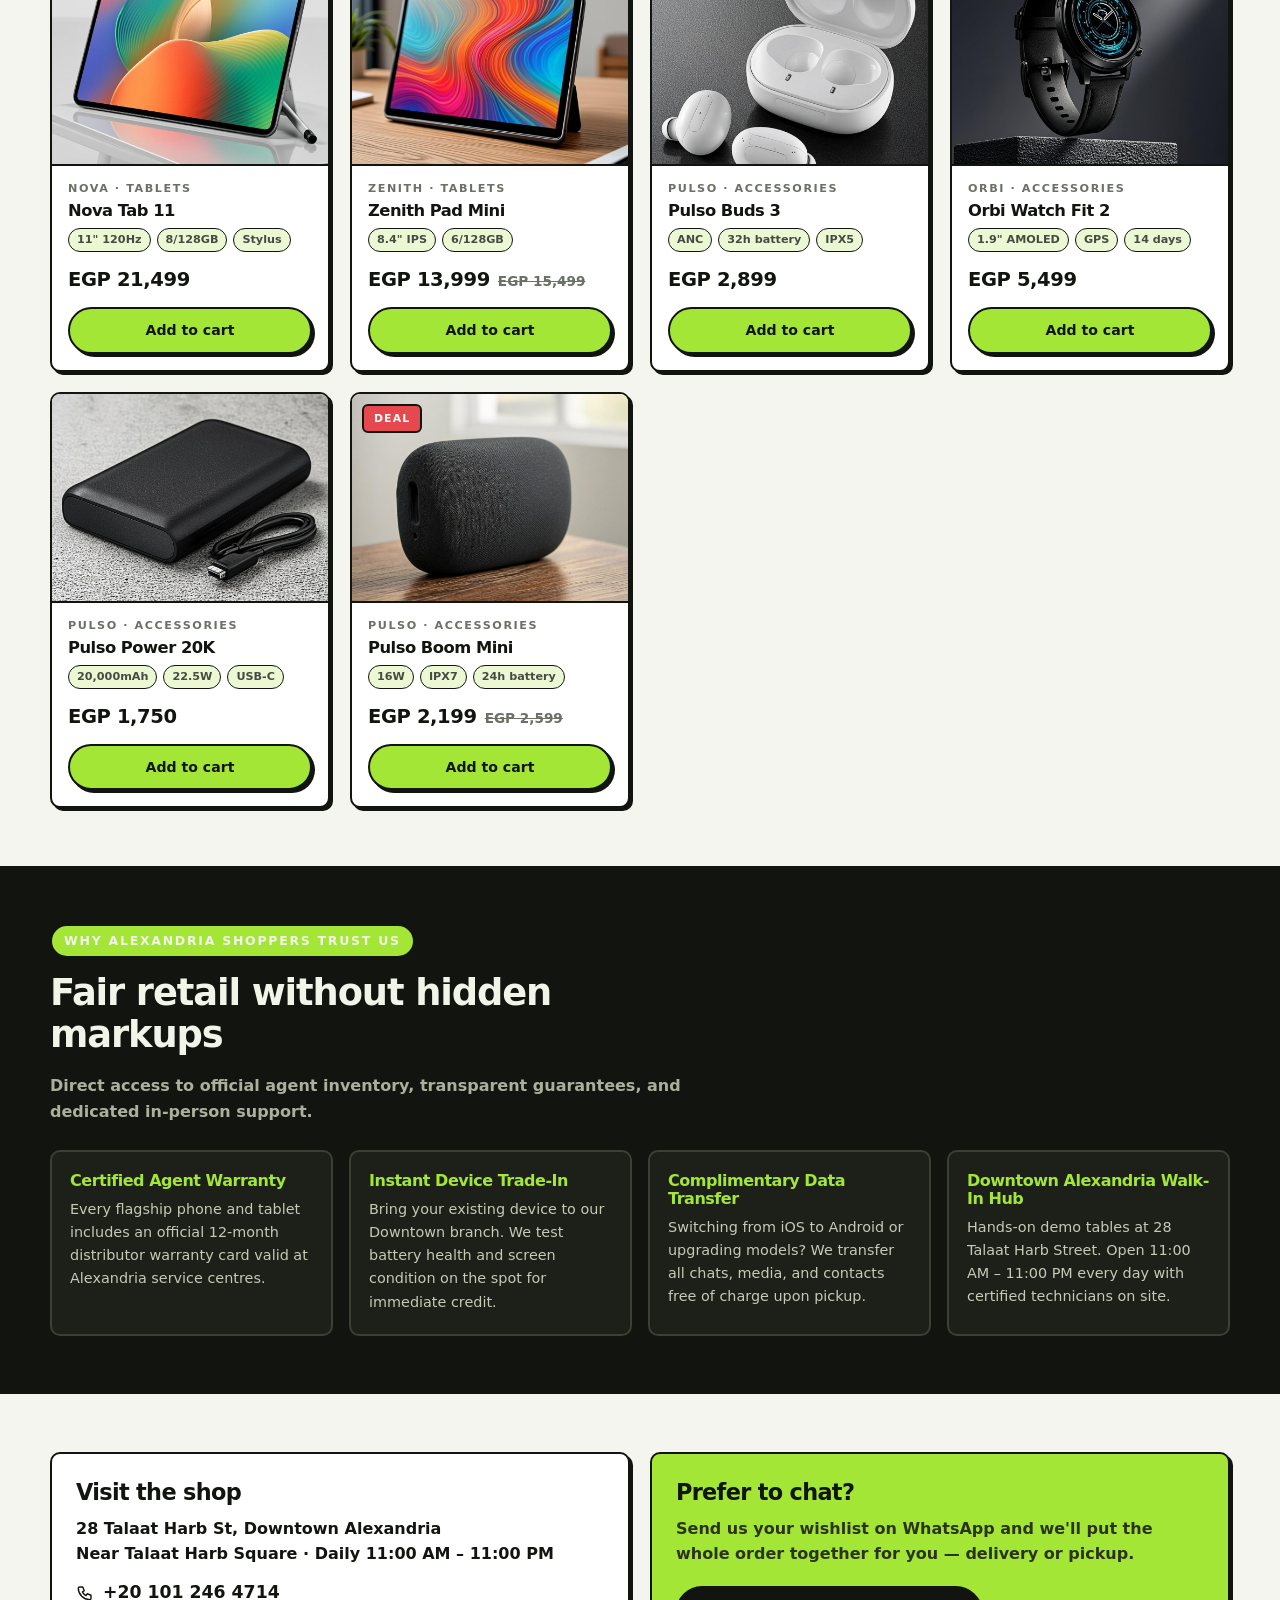
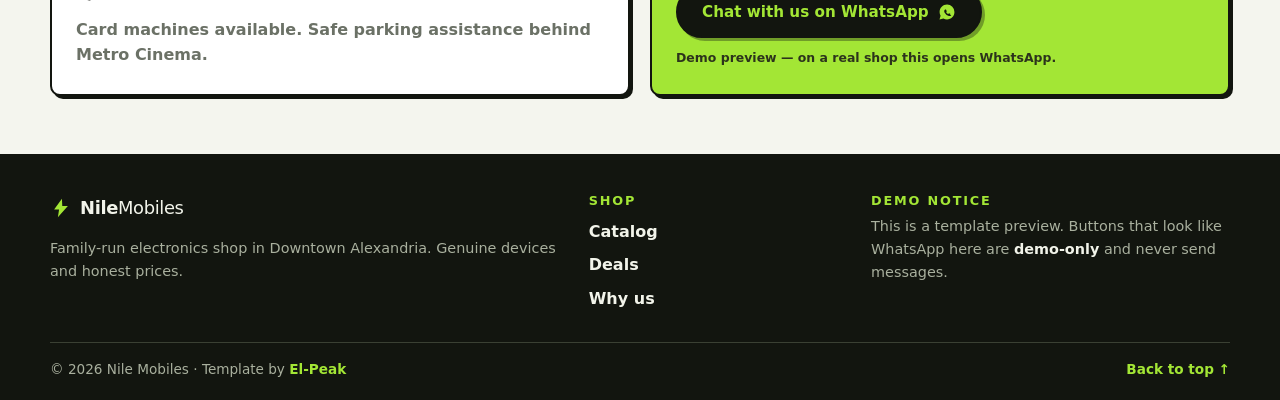
<file: demos/electronics/index.html>
<!DOCTYPE html>
<html lang="en">
<head>
  <!-- ============================================================
       Nile Mobiles — Electronics & Phones Shop (demo template)
       Designed & built by El-Peak. Static, cPanel-ready.
       Neo-brutalist ink/lime retail identity — distinct from the
       restaurant, clinic and contractor demos.
       ============================================================ -->
  <meta charset="UTF-8">
  <meta name="viewport" content="width=device-width, initial-scale=1.0">
  <title>Nile Mobiles — Phones, Tablets &amp; Accessories · Live Demo</title>
  <meta name="description" content="Demo electronics shop template by El-Peak: searchable catalog with brand filters, stock badges and an order cart that composes a WhatsApp message.">
  <meta name="robots" content="noindex, nofollow">
  <link rel="icon" href="data:image/svg+xml,%3Csvg xmlns='http://www.w3.org/2000/svg' viewBox='0 0 64 64'%3E%3Crect width='64' height='64' rx='12' fill='%2312150f'/%3E%3Cpath d='M36 8 L18 36 h11 L26 56 L46 26 H34 z' fill='%23a3e635'/%3E%3C/svg%3E">

  <link rel="stylesheet" href="css/shop-style.css">
</head>
<body>
  <a class="skip-link" href="#catalog">Skip to catalog</a>

  <!-- Demo banner -->
  <div class="demo-banner">
    <p>
      <span aria-hidden="true" style="display:inline-flex; vertical-align:middle; margin-right:4px;">
        <svg viewBox="0 0 40 40" width="13" height="13" fill="none" stroke="currentColor" stroke-width="2.8" stroke-linecap="round" stroke-linejoin="round"><path d="M5 32 L16 10 L23 23 L28 13 L35 32"/></svg>
      </span>
      Live showcase by <a href="../../index.html"><strong>El-Peak Services</strong></a> — interactive prototype (buttons simulate WhatsApp ordering)
    </p>
    <a class="demo-banner__back" href="../../index.html">← Return to El-Peak Studio</a>
  </div>

  <!-- ============================================================
       Header — solid ink bar, bolt mark, cart button
       ============================================================ -->
  <header class="shop-header" id="shopHeader">
    <div class="shop-header__inner">
      <a class="brand" href="#top" aria-label="Nile Mobiles — back to top">
        <svg class="brand__bolt" viewBox="0 0 24 24" aria-hidden="true" focusable="false"><path d="M13 2 4.5 13.5h5.4L8.6 22 19.5 9.9h-6.1z" fill="currentColor"/></svg>
        <span class="brand__name"><strong>Nile</strong>Mobiles</span>
      </a>
      <nav class="shop-nav" aria-label="Shop navigation">
        <a class="shop-nav__link" href="#deals">Deals</a>
        <a class="shop-nav__link" href="#catalog">Catalog</a>
        <a class="shop-nav__link" href="#why">Why us</a>
        <a class="shop-nav__link" href="#visit">Visit us</a>
      </nav>
      <button class="cart-pill" id="cartPill" type="button" aria-haspopup="dialog" aria-controls="cartSheet" aria-expanded="false">
        <svg viewBox="0 0 24 24" width="18" height="18" fill="none" stroke="currentColor" stroke-width="2" stroke-linecap="round" stroke-linejoin="round" aria-hidden="true" focusable="false"><path d="M6.4 8.6h11.2l-.9 10.1a1.9 1.9 0 0 1-1.9 1.7H9.2a1.9 1.9 0 0 1-1.9-1.7L6.4 8.6z"/><path d="M9.1 8.6V7.2a2.9 2.9 0 0 1 5.8 0v1.4"/></svg>
        <span>Cart</span>
        <span class="cart-pill__count" id="cartCount" aria-live="polite">0</span>
      </button>
    </div>
  </header>

  <main id="top">
    <!-- ============================================================
         HERO — chunky type, deal sticker, trust cards
         ============================================================ -->
    <section class="hero" aria-labelledby="heroTitle">
      <div class="wrap hero__grid">
        <div class="hero__copy">
          <p class="kicker">Official Egyptian Agent · Same-Day Alexandria Dispatch</p>
          <h1 id="heroTitle">Gear that keeps up with <span class="hl">Alexandria.</span></h1>
          <p class="hero__sub">
            Brand-new flagship smartphones, high-spec tablets, and certified chargers with official 1-year agent warranty. Direct ordering with same-day Alexandria delivery.
          </p>
          <div class="hero__actions">
            <a class="btn btn--lime" href="#catalog">Browse the catalog
              <svg viewBox="0 0 24 24" width="18" height="18" fill="none" stroke="currentColor" stroke-width="2.2" stroke-linecap="round" stroke-linejoin="round" aria-hidden="true" focusable="false"><path d="M5 12h14M13 6l6 6-6 6"/></svg>
            </a>
            <a class="btn btn--ghost" href="#deals">See today's deals</a>
          </div>
          <dl class="hero__facts">
            <div><dt>14 Days</dt><dd>defect exchange</dd></div>
            <div><dt>100%</dt><dd>official agent stock</dd></div>
            <div><dt>Same-Day</dt><dd>Alexandria courier</dd></div>
          </dl>
        </div>
        <figure class="hero__media">
          <img src="assets/e-hero.jpg" alt="Sleek flagship smartphone on a dark studio backdrop with a lime glow" width="1280" height="720" fetchpriority="high">
          <figcaption class="sticker" aria-hidden="true">Official<br><strong>stock</strong></figcaption>
        </figure>
      </div>
      <div class="wrap trust" id="deals" aria-label="Store promises">
        <p class="trust__card"><svg viewBox="0 0 24 24" width="20" height="20" fill="none" stroke="currentColor" stroke-width="1.9" stroke-linecap="round" stroke-linejoin="round" aria-hidden="true" focusable="false"><rect x="3" y="6" width="18" height="13" rx="2"/><path d="M3 10h18"/><path d="M7 15h4"/></svg> Cash &amp; card on delivery</p>
        <p class="trust__card"><svg viewBox="0 0 24 24" width="20" height="20" fill="none" stroke="currentColor" stroke-width="1.9" stroke-linecap="round" stroke-linejoin="round" aria-hidden="true" focusable="false"><path d="M12 3l7 3v5c0 4.4-3 8.4-7 10-4-1.6-7-5.6-7-10V6z"/><path d="M9.2 12.2l2 2 3.6-4"/></svg> 1-year certified warranty</p>
        <p class="trust__card"><svg viewBox="0 0 24 24" width="20" height="20" fill="none" stroke="currentColor" stroke-width="1.9" stroke-linecap="round" stroke-linejoin="round" aria-hidden="true" focusable="false"><path d="M3 12a9 9 0 1 0 3-6.7"/><path d="M3 4v5h5"/></svg> 14-day replacement guarantee</p>
      </div>
    </section>

    <!-- ============================================================
         CATALOG — search, chips, brand & sort filters, product grid
         ============================================================ -->
    <section class="section" id="catalog" aria-labelledby="catalogTitle">
      <div class="wrap">
        <header class="section-head">
          <p class="kicker">The catalog</p>
          <h2 id="catalogTitle">Everything on the shelf</h2>
          <p class="section-sub">Search, filter and add to your cart — your order becomes a neat WhatsApp message.</p>
        </header>

        <div class="toolbar" role="group" aria-label="Catalog filters">
          <div class="toolbar__row">
            <label class="search">
              <span class="sr-only">Search products</span>
              <svg viewBox="0 0 24 24" width="18" height="18" fill="none" stroke="currentColor" stroke-width="2" stroke-linecap="round" aria-hidden="true" focusable="false"><circle cx="11" cy="11" r="7"/><path d="M20 20l-3.5-3.5"/></svg>
              <input type="search" id="searchInput" placeholder="Search phones, tablets, gear…" autocomplete="off">
            </label>
            <label class="select">
              <span class="sr-only">Filter by brand</span>
              <select id="brandSelect">
                <option value="all">All brands</option>
                <option value="orbi">Orbi</option>
                <option value="nova">Nova</option>
                <option value="zenith">Zenith</option>
                <option value="pulso">Pulso</option>
              </select>
            </label>
            <label class="select">
              <span class="sr-only">Sort products</span>
              <select id="sortSelect">
                <option value="featured">Sort: featured</option>
                <option value="price-asc">Price: low to high</option>
                <option value="price-desc">Price: high to low</option>
                <option value="name">Name: A to Z</option>
              </select>
            </label>
          </div>
          <div class="chips" role="group" aria-label="Filter by category">
            <button class="chip is-active" type="button" data-cat="all" aria-pressed="true">All</button>
            <button class="chip" type="button" data-cat="phones" aria-pressed="false">Phones</button>
            <button class="chip" type="button" data-cat="tablets" aria-pressed="false">Tablets</button>
            <button class="chip" type="button" data-cat="accessories" aria-pressed="false">Accessories</button>
          </div>
        </div>

        <p class="result-line" id="resultLine" role="status" aria-live="polite">Showing all products</p>

        <div class="product-grid" id="productGrid">
          <noscript>
            <p class="noscript-note">Enable JavaScript to browse the live catalog — this demo renders its products dynamically, just like the real template would.</p>
          </noscript>
        </div>
      </div>
    </section>

    <!-- ============================================================
         WHY US
         ============================================================ -->
    <section class="section section--ink" id="why" aria-labelledby="whyTitle">
      <div class="wrap">
        <header class="section-head">
          <p class="kicker kicker--lime">Why Alexandria Shoppers Trust Us</p>
          <h2 id="whyTitle" class="on-ink">Fair retail without hidden markups</h2>
          <p class="section-sub on-ink-sub">Direct access to official agent inventory, transparent guarantees, and dedicated in-person support.</p>
        </header>
        <div class="why-grid">
          <article class="why-card">
            <h3>Certified Agent Warranty</h3>
            <p>Every flagship phone and tablet includes an official 12-month distributor warranty card valid at Alexandria service centres.</p>
          </article>
          <article class="why-card">
            <h3>Instant Device Trade-In</h3>
            <p>Bring your existing device to our Downtown branch. We test battery health and screen condition on the spot for immediate credit.</p>
          </article>
          <article class="why-card">
            <h3>Complimentary Data Transfer</h3>
            <p>Switching from iOS to Android or upgrading models? We transfer all chats, media, and contacts free of charge upon pickup.</p>
          </article>
          <article class="why-card">
            <h3>Downtown Alexandria Walk-In Hub</h3>
            <p>Hands-on demo tables at 28 Talaat Harb Street. Open 11:00 AM – 11:00 PM every day with certified technicians on site.</p>
          </article>
        </div>
      </div>
    </section>

    <!-- ============================================================
         VISIT — address card + dummy WhatsApp card
         ============================================================ -->
    <section class="section" id="visit" aria-labelledby="visitTitle">
      <div class="wrap visit-grid">
        <article class="visit-card">
          <h2 id="visitTitle">Visit the shop</h2>
          <address>
            28 Talaat Harb St, Downtown Alexandria<br>
            Near Talaat Harb Square · Daily 11:00 AM – 11:00 PM
          </address>
          <a class="visit-phone" href="tel:+201012464714">
            <svg viewBox="0 0 24 24" width="18" height="18" fill="none" stroke="currentColor" stroke-width="1.9" stroke-linecap="round" stroke-linejoin="round" aria-hidden="true" focusable="false"><path d="M5 4h4l2 5-2.5 1.5a12 12 0 0 0 5 5L15 13l5 2v4a2 2 0 0 1-2 2A16 16 0 0 1 3 6a2 2 0 0 1 2-2z"/></svg>
            +20 101 246 4714
          </a>
          <p class="visit-note">Card machines available. Safe parking assistance behind Metro Cinema.</p>
        </article>
        <article class="visit-card visit-card--lime">
          <h2 class="on-paper">Prefer to chat?</h2>
          <p class="on-paper-sub">Send us your wishlist on WhatsApp and we'll put the whole order together for you — delivery or pickup.</p>
          <!-- DEMO BUTTON — intentionally does NOT open WhatsApp -->
          <button class="btn btn--ink" id="waDemoBtn" type="button">Chat with us on WhatsApp
            <svg viewBox="0 0 24 24" width="18" height="18" fill="currentColor" aria-hidden="true" focusable="false"><path d="M12.04 2C6.58 2 2.13 6.45 2.13 11.91c0 1.75.46 3.45 1.32 4.95L2 22l5.25-1.38a9.9 9.9 0 0 0 4.79 1.22c5.46 0 9.9-4.45 9.9-9.91A9.85 9.85 0 0 0 12.04 2zm5.8 14.06c-.24.68-1.4 1.3-1.93 1.35-.53.05-1.03.24-2.92-.62-2.27-1.03-3.7-3.4-3.81-3.56-.11-.16-.9-1.25-.86-2.36.04-1.11.62-1.64.84-1.87.22-.23.48-.28.64-.28.16 0 .32 0 .46.01.15.01.35-.06.54.42.2.5.68 1.75.74 1.87.06.13.1.28.01.44-.08.17-.17.27-.33.44-.16.17-.34.38-.24.56.1.18.45.76.97 1.24.67.61 1.23.81 1.41.9.18.09.29.08.4-.04.11-.13.46-.53.59-.71.12-.18.25-.15.42-.09.17.06 1.1.55 1.29.65.19.1.31.15.36.23.05.09.05.51-.19 1.2z"/></svg>
          </button>
          <p class="visit-demo-note">Demo preview — on a real shop this opens WhatsApp.</p>
        </article>
      </div>
    </section>
  </main>

  <!-- ============================================================
       FOOTER
       ============================================================ -->
  <footer class="shop-footer">
    <div class="wrap shop-footer__inner">
      <div class="shop-footer__brand">
        <p class="brand brand--footer"><svg class="brand__bolt" viewBox="0 0 24 24" aria-hidden="true" focusable="false"><path d="M13 2 4.5 13.5h5.4L8.6 22 19.5 9.9h-6.1z" fill="currentColor"/></svg><span><strong>Nile</strong>Mobiles</span></p>
        <p class="shop-footer__text">Family-run electronics shop in Downtown Alexandria. Genuine devices and honest prices.</p>
      </div>
      <nav class="shop-footer__col" aria-label="Shop links">
        <h2>Shop</h2>
        <a href="#catalog">Catalog</a>
        <a href="#deals">Deals</a>
        <a href="#why">Why us</a>
      </nav>
      <div class="shop-footer__col">
        <h2>Demo notice</h2>
        <p class="shop-footer__text">This is a template preview. Buttons that look like WhatsApp here are <strong>demo-only</strong> and never send messages.</p>
      </div>
    </div>
    <div class="wrap shop-footer__bottom">
      <p>© <span id="year">2025</span> Nile Mobiles · Template by <a href="../../index.html">El-Peak</a></p>
      <a href="#top" class="back-top">Back to top ↑</a>
    </div>
  </footer>

  <!-- ============================================================
       CART — slide-up bottom sheet (demo: composes, never sends)
       ============================================================ -->
  <div class="sheet" id="cartSheet" role="dialog" aria-modal="true" aria-labelledby="cartTitle" hidden>
    <div class="sheet__backdrop" data-sheet-close></div>
    <div class="sheet__panel">
      <div class="sheet__head">
        <h2 id="cartTitle">Your cart</h2>
        <button class="sheet__close" type="button" data-sheet-close aria-label="Close cart">
          <svg viewBox="0 0 24 24" width="20" height="20" fill="none" stroke="currentColor" stroke-width="2.2" stroke-linecap="round" aria-hidden="true" focusable="false"><path d="M6 6l12 12M18 6L6 18"/></svg>
        </button>
      </div>

      <!-- Step 1: items + details form -->
      <div class="sheet__body" id="cartStep">
        <ul class="cart-list" id="cartList"></ul>
        <p class="cart-empty" id="cartEmpty">Your cart is empty — add something from the catalog above.</p>

        <div class="cart-total" id="cartTotalRow" hidden>
          <span>Total</span>
          <strong id="cartTotal">EGP 0</strong>
        </div>

        <form id="orderForm" class="order-form" novalidate>
          <h3>Delivery details</h3>
          <div class="field">
            <label for="ofName">Your name <span aria-hidden="true">*</span></label>
            <input id="ofName" name="name" type="text" autocomplete="name" required placeholder="e.g. Ahmed Hassan">
          </div>
          <div class="field">
            <label for="ofPhone">Phone (WhatsApp) <span aria-hidden="true">*</span></label>
            <input id="ofPhone" name="phone" type="tel" inputmode="tel" autocomplete="tel" required placeholder="e.g. 010 1234 5678">
          </div>
          <div class="field">
            <label for="ofAddress">Delivery address <span aria-hidden="true">*</span></label>
            <input id="ofAddress" name="address" type="text" required placeholder="Street, area, building, floor">
          </div>
          <div class="field">
            <label for="ofPay">Payment method</label>
            <select id="ofPay" name="payment">
              <option value="Cash on delivery">Cash on delivery</option>
              <option value="Pay at the shop (pickup)">Pay at the shop (pickup)</option>
            </select>
          </div>
          <div class="field">
            <label for="ofNotes">Notes (optional)</label>
            <textarea id="ofNotes" name="notes" rows="2" placeholder="Preferred color, delivery time…"></textarea>
          </div>
          <p class="form-error" id="formError" role="alert" hidden></p>
          <button class="btn btn--lime btn--block" id="sendOrderBtn" type="submit">Send order via WhatsApp</button>
          <p class="sheet-note">Demo preview — nothing is actually sent.</p>
        </form>
      </div>

      <!-- Step 2: order preview (what a real site would send) -->
      <div class="sheet__body" id="previewStep" hidden>
        <div class="preview-ok" aria-hidden="true">
          <svg viewBox="0 0 24 24" width="30" height="30" fill="none" stroke="currentColor" stroke-width="2.4" stroke-linecap="round" stroke-linejoin="round" focusable="false"><path d="M4.5 12.5l5 5 10-11"/></svg>
        </div>
        <h3 class="preview-title">Shukran, <span id="previewName">friend</span>!</h3>
        <p class="preview-sub">Here's the message your order would send:</p>
        <pre class="preview-msg" id="previewMsg"></pre>
        <div class="preview-demo">
          <strong>Demo preview</strong> — this template doesn't send real messages.
          On your live site, this opens WhatsApp pre-filled. Get yours at <a href="../../index.html">El-Peak →</a>
        </div>
        <button class="btn btn--ghost btn--block" id="resetOrderBtn" type="button">Start a new order</button>
      </div>
    </div>
  </div>

  <!-- Toast -->
  <div class="toast" id="toast" role="status" aria-live="polite" hidden></div>

  <script src="js/shop-cart.js" defer></script>
</body>
</html>
</file>
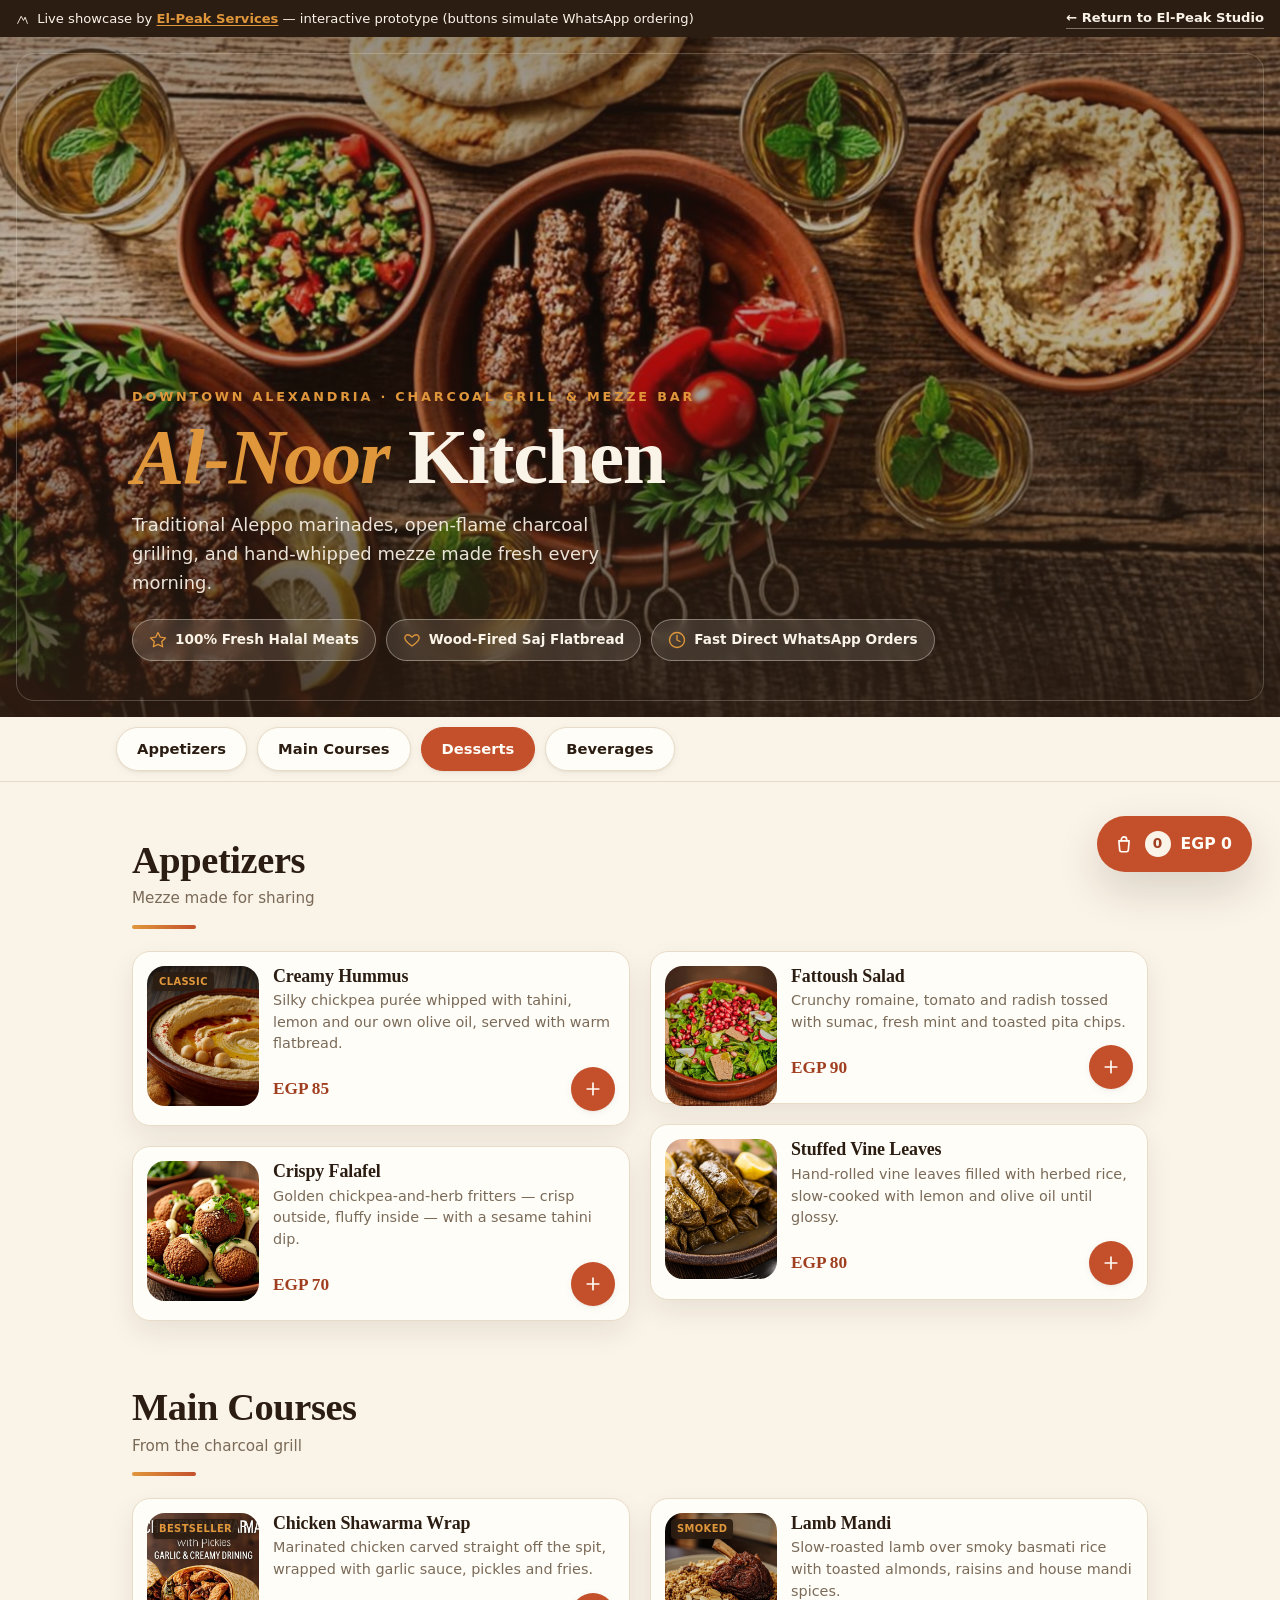
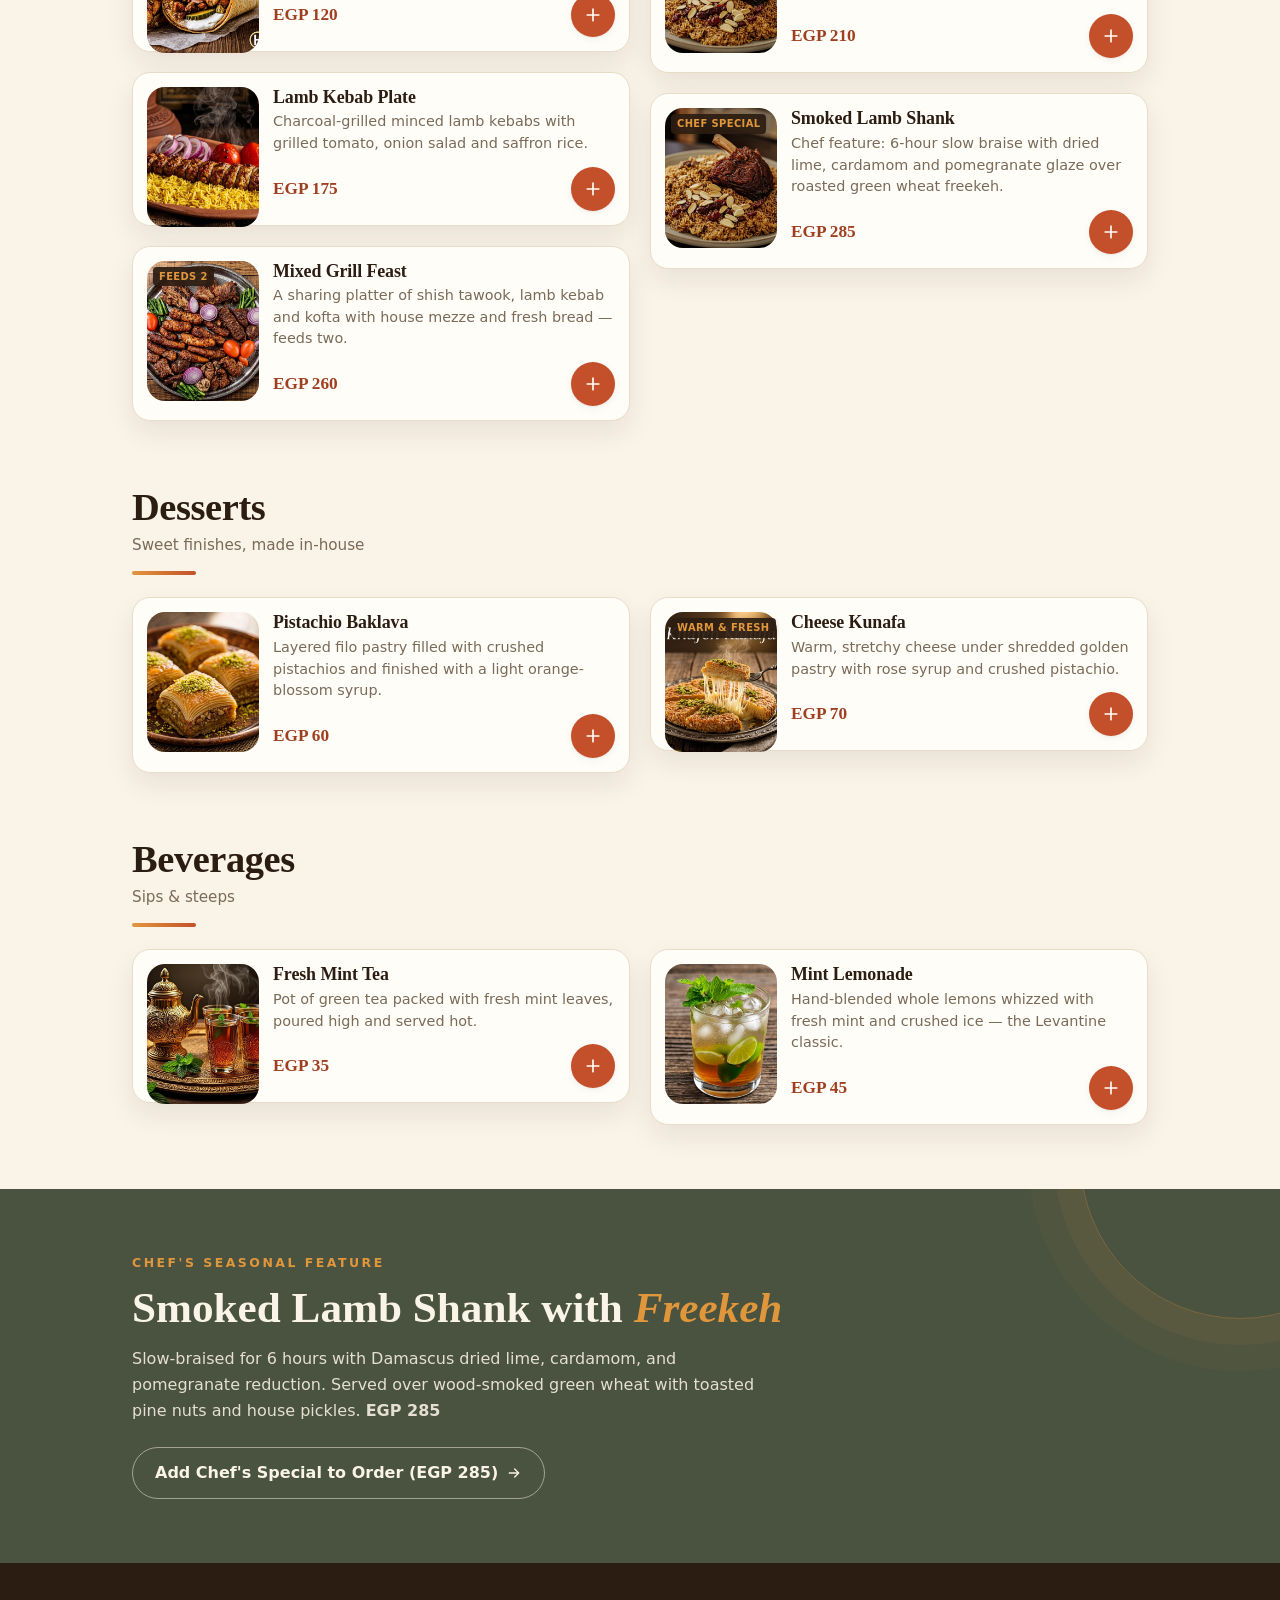
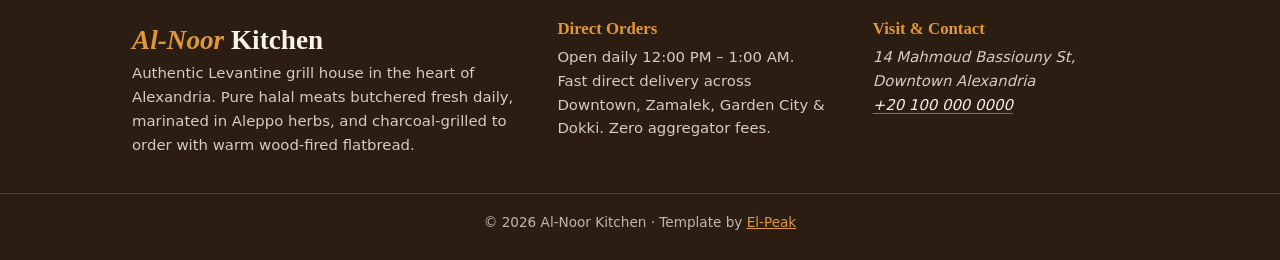
<file: demos/restaurant/index.html>
<!DOCTYPE html>
<html lang="en">
<head>
  <meta charset="UTF-8">
  <meta name="viewport" content="width=device-width, initial-scale=1">
  <meta name="description" content="A sample Levantine restaurant menu with a browsable menu and an order-message preview. Demo template by El-Peak.">
  <meta name="theme-color" content="#2C1D12">
  <title>Al-Noor Kitchen — Levantine grill house &amp; mezze bar · Live Demo</title>

  <link rel="icon" href="data:image/svg+xml,%3Csvg%20xmlns='http://www.w3.org/2000/svg'%20viewBox='0%200%2064%2064'%3E%3Crect%20width='64'%20height='64'%20rx='14'%20fill='%23C4502B'/%3E%3Ctext%20x='32'%20y='44'%20font-family='Georgia,serif'%20font-size='34'%20font-weight='700'%20text-anchor='middle'%20fill='%23FAF3E7'%3EA%3C/text%3E%3C/svg%3E">

  <link rel="stylesheet" href="css/menu-style.css">
</head>
<body>

  <a class="skip-link" href="#main">Skip to menu</a>

  <!-- ============================================================
       1. Demo banner strip (dark espresso, sticky — the category
          bar docks underneath it)
       ============================================================ -->
  <div class="demo-banner" id="demoBanner">
    <p class="demo-banner__note">
      <span aria-hidden="true" style="display:inline-flex; vertical-align:middle; margin-right:4px;">
        <svg viewBox="0 0 40 40" width="13" height="13" fill="none" stroke="currentColor" stroke-width="2.8" stroke-linecap="round" stroke-linejoin="round"><path d="M5 32 L16 10 L23 23 L28 13 L35 32"/></svg>
      </span>
      Live showcase by <a href="../../index.html"><strong>El-Peak Services</strong></a> — interactive prototype (buttons simulate WhatsApp ordering)
    </p>
    <a class="demo-banner__back" href="../../index.html">← Return to El-Peak Studio</a>
  </div>

  <!-- ============================================================
       2. Full-bleed hero — r-hero.png + espresso gradient overlay
       ============================================================ -->
  <header class="hero" id="top">
    <img class="hero__img"
         src="assets/r-hero.jpg"
         alt="Warm Levantine grill house scene — charcoal grill, mezze plates and fresh flatbread on a shared table"
         width="1600" height="1000"
         loading="eager" fetchpriority="high">
    <div class="hero__scrim" aria-hidden="true"></div>

    <div class="hero__content">
      <p class="hero__eyebrow">Downtown Alexandria · Charcoal Grill &amp; Mezze Bar</p>
      <h1 class="hero__brand"><em>Al-Noor</em> Kitchen</h1>
      <p class="hero__tagline">Traditional Aleppo marinades, open-flame charcoal grilling, and hand-whipped mezze made fresh every morning.</p>

      <ul class="hero__chips" aria-label="Restaurant information">
        <li class="hero__chip">
          <svg viewBox="0 0 24 24" width="18" height="18" fill="none" stroke="currentColor" stroke-width="1.8" stroke-linecap="round" stroke-linejoin="round" aria-hidden="true" focusable="false">
            <path d="M12 2l3.09 6.26L22 9.27l-5 4.87 1.18 6.88L12 17.77l-6.18 3.25L7 14.14 2 9.27l6.91-1.01L12 2z"/>
          </svg>
          100% Fresh Halal Meats
        </li>
        <li class="hero__chip">
          <svg viewBox="0 0 24 24" width="18" height="18" fill="none" stroke="currentColor" stroke-width="1.8" stroke-linecap="round" stroke-linejoin="round" aria-hidden="true" focusable="false">
            <path d="M12 20s-7-4.4-9-8.6C1.6 8.2 3.4 5 6.6 5c2 0 3.6 1.1 5.4 3.2C13.8 6.1 15.4 5 17.4 5c3.2 0 5 3.2 3.6 6.4C19 15.6 12 20 12 20z"/>
          </svg>
          Wood-Fired Saj Flatbread
        </li>
        <li class="hero__chip">
          <svg viewBox="0 0 24 24" width="18" height="18" fill="none" stroke="currentColor" stroke-width="1.8" stroke-linecap="round" stroke-linejoin="round" aria-hidden="true" focusable="false">
            <circle cx="12" cy="12" r="10"/><polyline points="12 6 12 12 16 14"/>
          </svg>
          Fast Direct WhatsApp Orders
        </li>
      </ul>
    </div>
  </header>

  <!-- ============================================================
       3. Sticky category bar (docks below the demo banner)
       ============================================================ -->
  <nav class="cat-bar" id="catBar" aria-label="Menu categories">
    <div class="cat-bar__inner">
      <a class="chip is-active" href="#appetizers" data-target="appetizers" aria-current="true">Appetizers</a>
      <a class="chip" href="#mains" data-target="mains">Main Courses</a>
      <a class="chip" href="#desserts" data-target="desserts">Desserts</a>
      <a class="chip" href="#beverages" data-target="beverages">Beverages</a>
    </div>
  </nav>

  <main id="main">

    <!-- ============================================================
         4. Menu sections — items are rendered by js/menu-cart.js
            from the ✏️ MENU array (see menu-cart.js)
         ============================================================ -->
    <section class="menu-section" id="appetizers" aria-labelledby="appetizers-title">
      <div class="section-head">
        <h2 class="section-title" id="appetizers-title">Appetizers</h2>
        <p class="section-sub">Mezze made for sharing</p>
        <span class="saffron-rule" aria-hidden="true"></span>
      </div>
      <div class="menu-list" data-menu-list="appetizers"></div>
    </section>

    <section class="menu-section" id="mains" aria-labelledby="mains-title">
      <div class="section-head">
        <h2 class="section-title" id="mains-title">Main Courses</h2>
        <p class="section-sub">From the charcoal grill</p>
        <span class="saffron-rule" aria-hidden="true"></span>
      </div>
      <div class="menu-list" data-menu-list="mains"></div>
    </section>

    <section class="menu-section" id="desserts" aria-labelledby="desserts-title">
      <div class="section-head">
        <h2 class="section-title" id="desserts-title">Desserts</h2>
        <p class="section-sub">Sweet finishes, made in-house</p>
        <span class="saffron-rule" aria-hidden="true"></span>
      </div>
      <div class="menu-list" data-menu-list="desserts"></div>
    </section>

    <section class="menu-section" id="beverages" aria-labelledby="beverages-title">
      <div class="section-head">
        <h2 class="section-title" id="beverages-title">Beverages</h2>
        <p class="section-sub">Sips &amp; steeps</p>
        <span class="saffron-rule" aria-hidden="true"></span>
      </div>
      <div class="menu-list" data-menu-list="beverages"></div>
    </section>

    <noscript>
      <p class="noscript-note">Our full menu needs JavaScript. Please enable it to browse dishes and place an order.</p>
    </noscript>

    <!-- ============================================================
         5. Chef's Specials strip (deep olive panel)
         ============================================================ -->
    <section class="specials" aria-labelledby="specials-title">
      <div class="specials__inner">
        <p class="specials__eyebrow">Chef's Seasonal Feature</p>
        <h2 class="specials__title" id="specials-title">Smoked Lamb Shank with <em>Freekeh</em></h2>
        <p class="specials__copy">Slow-braised for 6 hours with Damascus dried lime, cardamom, and pomegranate reduction. Served over wood-smoked green wheat with toasted pine nuts and house pickles. <strong>EGP 285</strong></p>
        <button class="specials__chip" id="specialsChip" type="button" data-add="shank">
          Add Chef's Special to Order (EGP 285)
          <svg viewBox="0 0 24 24" width="16" height="16" fill="none" stroke="currentColor" stroke-width="2" stroke-linecap="round" stroke-linejoin="round" aria-hidden="true" focusable="false">
            <path d="M5 12h13"/><path d="M13 6l6 6-6 6"/>
          </svg>
        </button>
      </div>
    </section>

  </main>

  <!-- ============================================================
       8. Footer (espresso, sticky-footer pattern via CSS)
       ============================================================ -->
  <footer class="site-footer">
    <div class="site-footer__inner">
      <div class="site-footer__col site-footer__col--brand">
        <p class="site-footer__brand"><em>Al-Noor</em> Kitchen</p>
        <p class="site-footer__text">Authentic Levantine grill house in the heart of Alexandria. Pure halal meats butchered fresh daily, marinated in Aleppo herbs, and charcoal-grilled to order with warm wood-fired flatbread.</p>
      </div>
      <div class="site-footer__col">
        <h2 class="site-footer__heading">Direct Orders</h2>
        <p class="site-footer__text">Open daily 12:00 PM – 1:00 AM.<br>Fast direct delivery across Downtown, Zamalek, Garden City &amp; Dokki. Zero aggregator fees.</p>
      </div>
      <div class="site-footer__col">
        <h2 class="site-footer__heading">Visit &amp; Contact</h2>
        <address class="site-footer__text">
          14 Mahmoud Bassiouny St, Downtown Alexandria<br>
          <a class="site-footer__link" href="tel:+201000000000">+20 100 000 0000</a>
        </address>
      </div>
    </div>
    <div class="site-footer__bottom">
      <p>© <span id="year">2026</span> Al-Noor Kitchen · Template by <a href="../../index.html">El-Peak</a></p>
    </div>
  </footer>

  <!-- ============================================================
       7. Floating cart pill (opens the drawer)
       ============================================================ -->
  <button class="cart-fab" id="cartFab" type="button" aria-haspopup="dialog" aria-controls="cartDrawer" aria-label="Open your order — 0 items, EGP 0">
    <svg class="cart-fab__bag" viewBox="0 0 24 24" width="22" height="22" fill="none" stroke="currentColor" stroke-width="1.8" stroke-linecap="round" stroke-linejoin="round" aria-hidden="true" focusable="false">
      <path d="M6.4 8.6h11.2l-.9 10.1a1.9 1.9 0 0 1-1.9 1.7H9.2a1.9 1.9 0 0 1-1.9-1.7L6.4 8.6z"/>
      <path d="M9.1 8.6V7.2a2.9 2.9 0 0 1 5.8 0v1.4"/>
    </svg>
    <span class="cart-fab__count" id="fabCount">0</span>
    <span class="cart-fab__subtotal" id="fabSubtotal">EGP 0</span>
  </button>

  <!-- ============================================================
       6. Cart drawer (right slide-in / bottom sheet) + overlay
       ============================================================ -->
  <div class="overlay" id="cartOverlay" aria-hidden="true"></div>

  <aside class="drawer" id="cartDrawer" role="dialog" aria-modal="true" aria-labelledby="cartTitle" aria-hidden="true" tabindex="-1">

    <!-- View A: cart & details -->
    <div class="drawer__view" id="cartView">
      <header class="drawer__head">
        <div>
          <h2 class="drawer__title" id="cartTitle">Your order</h2>
          <p class="drawer__meta" id="cartCountLabel">0 items</p>
        </div>
        <button class="drawer__close" id="drawerClose" type="button" aria-label="Close your order">
          <svg viewBox="0 0 24 24" width="20" height="20" fill="none" stroke="currentColor" stroke-width="2" stroke-linecap="round" aria-hidden="true" focusable="false">
            <path d="M6 6l12 12M18 6L6 18"/>
          </svg>
        </button>
      </header>

      <div class="drawer__body">
        <ul class="cart-lines" id="cartLines"></ul>

        <div class="subtotal-row">
          <span class="subtotal-row__label">Subtotal</span>
          <strong class="subtotal-row__amt" id="subtotalAmt">EGP 0</strong>
        </div>

        <hr class="drawer__divider">

        <h3 class="drawer__subhead">Your details</h3>
        <p class="drawer__note">Optional — we&rsquo;d only use them to confirm your order.</p>

        <div class="field">
          <label class="field__label" for="custName">Name</label>
          <input class="field__input" id="custName" name="custName" type="text" autocomplete="name" placeholder="e.g. Layla Hassan">
        </div>

        <div class="field">
          <label class="field__label" for="custPhone">Phone</label>
          <input class="field__input" id="custPhone" name="custPhone" type="tel" inputmode="tel" autocomplete="tel" placeholder="e.g. +20 100 123 4567" aria-describedby="phoneErr">
          <p class="field-err" id="phoneErr" hidden>Please enter at least 7 digits — or leave the field blank.</p>
        </div>

        <p class="drawer-hint" id="placeHint" hidden>Your order is empty — add a dish or two first.</p>
      </div>

      <footer class="drawer__foot">
        <button class="btn btn-primary btn-lg" id="placeOrderBtn" type="button">
          <svg class="wa-glyph" viewBox="0 0 24 24" width="20" height="20" fill="none" stroke="currentColor" stroke-width="1.8" stroke-linecap="round" stroke-linejoin="round" aria-hidden="true" focusable="false">
            <path d="M12 3.7a8.3 8.3 0 0 0-7.1 12.6L4 20.3l4.1-1a8.3 8.3 0 1 0 3.9-15.6z"/>
            <path d="M9.4 8.5c.5 2.7 2.6 4.8 5.3 5.3l.9-1.5 2 .9c-.4 1.5-1.7 2.3-3.2 2-3.2-.6-5.8-3.2-6.4-6.4-.3-1.5.5-2.8 2-3.2l.9 2-1.5.9z"/>
          </svg>
          Place Order via WhatsApp
        </button>
        <button class="btn btn-ghost" id="clearCartBtn" type="button">Clear cart</button>
      </footer>
    </div>

    <!-- View B: in-drawer confirmation (demo preview, no real messages) -->
    <div class="drawer__view drawer__view--confirm" id="confirmView" hidden>
      <header class="drawer__head">
        <h2 class="drawer__title">Order preview</h2>
        <button class="drawer__close" id="confirmClose" type="button" aria-label="Close order preview">
          <svg viewBox="0 0 24 24" width="20" height="20" fill="none" stroke="currentColor" stroke-width="2" stroke-linecap="round" aria-hidden="true" focusable="false">
            <path d="M6 6l12 12M18 6L6 18"/>
          </svg>
        </button>
      </header>

      <div class="drawer__body confirm__body">
        <p class="confirm__mark" aria-hidden="true">
          <svg viewBox="0 0 24 24" width="30" height="30" fill="none" stroke="currentColor" stroke-width="2" stroke-linecap="round" stroke-linejoin="round" focusable="false">
            <path d="M4 12.5l5.2 5L20 6.8"/>
          </svg>
        </p>
        <h3 class="confirm__title" id="confirmTitle">Shukran!</h3>
        <p class="confirm__sub">Here&rsquo;s the message your order would send:</p>
        <pre class="confirm__msg" id="orderMsg" tabindex="0"></pre>
        <p class="confirm__demo-note">
          <strong>Demo preview</strong> — This template doesn&rsquo;t send real messages — on your live site, this order opens WhatsApp pre-filled. Get yours at
          <a href="../../index.html">El-Peak →</a>
        </p>
      </div>

      <footer class="drawer__foot drawer__foot--column">
        <button class="btn btn-primary btn-lg" id="newOrderBtn" type="button">Start a new order</button>
        <button class="btn btn-ghost" id="backToMenuBtn" type="button">Back to menu</button>
      </footer>
    </div>

  </aside>

  <!-- Screen-reader live region for cart updates -->
  <p class="sr-only" id="cartStatus" role="status" aria-live="polite"></p>

  <!-- Micro-feedback toast -->
  <div class="toast" id="toast" role="status" aria-live="polite"></div>

  <script src="js/menu-cart.js"></script>
</body>
</html>
</file>
<file: demos/clinic/css/clinic-style.css>
/* ==========================================================================
   Noor Dental Clinic — demo template stylesheet (El-Peak portfolio)
   Airy teal medical design · light theme only (NO theme toggle)
   Mobile-first · breakpoints 640 / 768 / 1024 · system fonts only
   --------------------------------------------------------------------------
   1) Tokens + base
   2) Utilities (wrap, skip-link, sr-only, pills, buttons)
   3) Demo banner strip
   4) Hero
   5) Sections + service cards
   6) Dentists + clinic banner
   7) Booking card + form + success panel
   8) Visit strip
   9) Footer
   10) Toast + a11y + reduced motion
   ========================================================================== */

/* ---------- 1) Tokens + base ---------- */
:root {
  --bg: #F7FBFA;              /* mint white page background */
  --ink: #0E3B38;             /* deep teal ink */
  --muted: #5C7A76;           /* secondary text (AA on white) */
  --teal: #0E9F8A;            /* brand teal (icons, rings, large text) */
  --teal-dark: #0B8070;       /* AA-safe teal for buttons/text on white */
  --teal-deeper: #09665A;     /* hover for solid buttons */
  --coral: #F2765E;           /* warm coral accent */
  --coral-deep: #C2492E;      /* AA-safe coral for text/solid buttons */
  --coral-darker: #A83D25;    /* coral hover */
  --mint: #E4F5F1;            /* soft mint surface */
  --mint-deep: #D3EDE7;       /* slightly deeper mint for borders/tiles */
  --card: #FFFFFF;
  --line: #D9ECE8;            /* teal-tinted hairline */
  --shadow-sm: 0 1px 2px rgba(14,59,56,.06), 0 3px 10px rgba(14,59,56,.07);
  --shadow-md: 0 4px 14px rgba(14,59,56,.10), 0 2px 6px rgba(14,59,56,.06);
  --shadow-lg: 0 18px 44px rgba(14,59,56,.14);
  --radius: 26px;             /* extra rounded = friendly medical feel */
  --radius-sm: 14px;
  --radius-xl: 34px;
  --font: system-ui, -apple-system, "Segoe UI", Roboto, "Helvetica Neue", Arial, sans-serif;
}

* { box-sizing: border-box; margin: 0; padding: 0; }

html {
  -webkit-text-size-adjust: 100%;
  scroll-padding-top: 1rem;
}
@media (prefers-reduced-motion: no-preference) {
  html { scroll-behavior: smooth; }
}

body {
  min-height: 100vh;          /* sticky footer pattern */
  display: flex;
  flex-direction: column;
  background: var(--bg);
  color: var(--ink);
  font-family: var(--font);
  font-size: 16px;
  line-height: 1.6;
}

img { display: block; max-width: 100%; height: auto; }

h1, h2, h3 {
  font-weight: 800;
  letter-spacing: -0.02em;    /* slight negative tracking */
  line-height: 1.15;
}

[hidden] { display: none !important; }

::selection { background: var(--mint-deep); color: var(--ink); }

/* ---------- 2) Utilities ---------- */
.wrap {
  width: min(1120px, 100% - 2.25rem);
  margin-inline: auto;
}

.skip-link {
  position: absolute;
  left: 1rem; top: -4rem;
  z-index: 100;
  background: var(--ink);
  color: #EAFBF7;
  padding: .7rem 1.1rem;
  border-radius: 12px;
  font-weight: 700;
  text-decoration: none;
  transition: top .2s ease;
}
.skip-link:focus { top: 1rem; }

.sr-only {
  position: absolute !important;
  width: 1px; height: 1px;
  margin: -1px; padding: 0; border: 0;
  clip: rect(0 0 0 0); clip-path: inset(50%);
  overflow: hidden; white-space: nowrap;
}

/* Uppercase pill badges */
.pill {
  display: inline-flex;
  align-items: center;
  gap: .45em;
  padding: .38em .95em;
  border-radius: 999px;
  font-size: .75rem;
  font-weight: 800;
  letter-spacing: .08em;
  text-transform: uppercase;
  width: fit-content;
}
.pill--coral { background: var(--coral); color: var(--ink); }
.pill--mint  { background: var(--mint); color: var(--teal-dark); }

/* Buttons — min 44px targets */
.btn {
  display: inline-flex;
  align-items: center;
  justify-content: center;
  gap: .55em;
  min-height: 48px;
  padding: .8rem 1.5rem;
  border: 0;
  border-radius: 999px;
  font-family: inherit;
  font-size: 1rem;
  font-weight: 700;
  text-decoration: none;
  cursor: pointer;
  transition: background-color .2s ease, transform .2s ease, box-shadow .2s ease;
}
.btn--solid { background: var(--teal-dark); color: #FFFFFF; box-shadow: var(--shadow-sm); }
.btn--solid:hover { background: var(--teal-deeper); transform: translateY(-1px); box-shadow: var(--shadow-md); }
.btn--solid:active { transform: translateY(0); }

.btn--ghost {
  background: transparent;
  color: var(--teal-dark);
  box-shadow: inset 0 0 0 2px var(--teal);
}
.btn--ghost:hover { background: var(--mint); box-shadow: inset 0 0 0 2px var(--teal-dark); }

.btn--coral { background: var(--coral-deep); color: #FFFFFF; }
.btn--coral:hover { background: var(--coral-darker); transform: translateY(-1px); }

.btn--lg { width: 100%; padding: 1rem 1.6rem; font-size: 1.05rem; }

/* ---------- 3) Demo banner strip ---------- */
.demo-bar {
  background: var(--ink);
  color: #CBEAE3;
}
.demo-bar__inner {
  display: flex;
  flex-wrap: wrap;
  align-items: center;
  justify-content: center;
  gap: .35rem 1.25rem;
  padding: .6rem 0;
  text-align: center;
}
.demo-bar__msg {
  font-size: .82rem;
  line-height: 1.45;
}
.demo-bar__msg strong { color: #FFFFFF; }
.demo-bar__spark { color: var(--teal); }
.demo-bar__back {
  color: #FFFFFF;
  font-size: .82rem;
  font-weight: 700;
  text-decoration: underline;
  text-underline-offset: 3px;
  white-space: nowrap;
  min-height: 44px;
  display: inline-flex;
  align-items: center;
}
.demo-bar__back:hover { color: var(--mint); }

/* ---------- 4) Hero ---------- */
.hero-zone { padding: 1.1rem 0 0; }

.hero {
  position: relative;
  overflow: hidden;
  border-radius: var(--radius-xl);
  background:
    radial-gradient(58% 90% at 88% -10%, rgba(14,159,138,.16), transparent 60%),
    radial-gradient(45% 70% at -8% 105%, rgba(242,118,94,.10), transparent 60%),
    linear-gradient(135deg, #E4F5F1 0%, #F2FBF8 52%, #E4F5F1 100%);
  padding: clamp(1.9rem, 5vw, 3.4rem);
  display: grid;
  gap: 2.2rem;
}

.hero__copy { display: grid; gap: 1.1rem; align-content: center; justify-items: start; }

.hero h1 {
  font-size: clamp(2.15rem, 6vw, 3.4rem);
  max-width: 13ch;
}

.hero__sub {
  color: var(--muted);
  font-size: 1.05rem;
  max-width: 46ch;
}

.hero__cta {
  display: flex;
  flex-wrap: wrap;
  gap: .75rem;
  margin-top: .2rem;
}

.trust-chips {
  list-style: none;
  display: flex;
  flex-wrap: wrap;
  gap: .55rem;
  margin-top: .5rem;
}
.chip {
  display: inline-flex;
  align-items: center;
  gap: .4em;
  background: var(--card);
  border: 1.5px solid var(--line);
  border-radius: 999px;
  padding: .42em .95em;
  font-size: .84rem;
  font-weight: 700;
  color: var(--ink);
  box-shadow: var(--shadow-sm);
}
.chip__star { color: var(--coral-deep); }

.hero__media {
  position: relative;
  margin: 0 .25rem .75rem 0;   /* room for the floating card */
}
.hero__photo {
  border-radius: var(--radius);
  overflow: hidden;
  box-shadow: var(--shadow-lg);
  background: linear-gradient(150deg, var(--mint-deep), var(--mint));  /* graceful fallback if photo missing */
}
.hero__photo img {
  width: 100%;
  height: 100%;
  aspect-ratio: 8 / 9;
  object-fit: cover;
}

.hero__float {
  position: absolute;
  left: -0.5rem;
  bottom: 1.1rem;
  display: flex;
  align-items: center;
  gap: .65rem;
  background: var(--card);
  border-radius: 18px;
  box-shadow: var(--shadow-md);
  padding: .7rem 1rem;
  max-width: min(240px, 82%);
}
.hero__float-dot {
  flex: none;
  width: 12px; height: 12px;
  border-radius: 50%;
  background: var(--teal);
  box-shadow: 0 0 0 4px rgba(14,159,138,.18);
  animation: pulse 2.2s ease-in-out infinite;
}
@keyframes pulse {
  0%, 100% { box-shadow: 0 0 0 4px rgba(14,159,138,.18); }
  50%      { box-shadow: 0 0 0 7px rgba(14,159,138,.10); }
}
.hero__float-text {
  display: grid;
  font-size: .8rem;
  color: var(--muted);
  line-height: 1.35;
}
.hero__float-text strong { color: var(--ink); font-size: .88rem; }

@media (min-width: 1024px) {
  .hero { grid-template-columns: 1.05fr .95fr; align-items: center; gap: 2.75rem; }
  .hero__media { margin: .4rem .4rem .4rem 0; }
  .hero__photo img { aspect-ratio: 8 / 9; }
  .hero__float { left: -1.1rem; bottom: 1.6rem; }
}

/* ---------- 5) Sections + service cards ---------- */
.section { padding: clamp(3rem, 7vw, 4.5rem) 0; }
.section--tight { padding-top: 0; }
.section--mint {
  background:
    radial-gradient(60% 80% at 110% 0%, rgba(14,159,138,.08), transparent 60%),
    linear-gradient(180deg, #EFF9F6 0%, var(--bg) 100%);
}

.section-head {
  display: grid;
  gap: .6rem;
  justify-items: start;
  margin-bottom: 2rem;
}
.section-head h2 { font-size: clamp(1.65rem, 4vw, 2.3rem); max-width: 22ch; }
.section-sub { color: var(--muted); max-width: 52ch; }

.noscript-note {
  background: var(--mint);
  border: 1.5px dashed var(--teal);
  border-radius: var(--radius-sm);
  padding: 1rem 1.2rem;
  color: var(--ink);
  margin-bottom: 1.5rem;
}
.noscript-note a { color: var(--teal-dark); font-weight: 700; }

.svc-grid {
  display: grid;
  grid-template-columns: 1fr;
  gap: 1.5rem;
}
@media (min-width: 768px) {
  .svc-grid { grid-template-columns: repeat(2, 1fr); }
}

.svc-card {
  background: var(--card);
  border-radius: var(--radius);
  overflow: hidden;
  box-shadow: var(--shadow-sm);
  display: flex;
  flex-direction: column;
  transition: transform .2s ease, box-shadow .2s ease;
}
.svc-card:hover { transform: translateY(-3px); box-shadow: var(--shadow-md); }

.svc-media {
  aspect-ratio: 16 / 10;
  background: linear-gradient(150deg, var(--mint-deep), var(--mint));  /* fallback behind photos */
  overflow: hidden;
}
.svc-media img {
  width: 100%; height: 100%;
  object-fit: cover;
  transition: transform .35s ease;
}
.svc-card:hover .svc-media img { transform: scale(1.035); }

/* Mint icon tile for services without photos */
.svc-tile {
  aspect-ratio: 16 / 10;
  display: grid;
  place-items: center;
  background:
    radial-gradient(70% 90% at 85% 15%, rgba(14,159,138,.14), transparent 60%),
    var(--mint);
}
.svc-tile svg {
  width: clamp(56px, 9vw, 76px);
  height: auto;
  color: var(--teal-dark);
}

.svc-body {
  padding: 1.25rem 1.4rem 1.45rem;
  display: flex;
  flex-direction: column;
  gap: .55rem;
  flex: 1;
}
.svc-name { font-size: 1.22rem; color: var(--teal-dark); }
.svc-desc { color: var(--muted); font-size: .95rem; flex: 1; }
.svc-price {
  width: fit-content;
  background: var(--mint);
  color: var(--ink);
  border-radius: 999px;
  padding: .3em .9em;
  font-size: .85rem;
  font-weight: 800;
}
.svc-book {
  align-self: flex-start;
  display: inline-flex;
  align-items: center;
  gap: .45em;
  min-height: 44px;
  margin-top: .35rem;
  padding: 0 .25rem;
  border: 0;
  background: none;
  color: var(--coral-deep);
  font-family: inherit;
  font-size: .98rem;
  font-weight: 800;
  cursor: pointer;
  text-underline-offset: 4px;
}
.svc-book svg { width: 18px; height: 18px; transition: transform .2s ease; }
.svc-book:hover { color: var(--coral-darker); text-decoration: underline; }
.svc-book:hover svg { transform: translateX(3px); }

/* ---------- 6) Dentists + clinic banner ---------- */
.doc-grid {
  display: grid;
  grid-template-columns: 1fr;
  gap: 1.5rem;
  margin-bottom: 1.75rem;
}
@media (min-width: 640px) {
  .doc-grid { grid-template-columns: repeat(2, 1fr); }
}

.doc-card {
  background: var(--card);
  border-radius: var(--radius);
  padding: .9rem .9rem 1.4rem;
  box-shadow: var(--shadow-sm);
  display: grid;
  gap: .3rem;
  justify-items: start;
}
.doc-card__photo {
  width: 100%;
  border-radius: calc(var(--radius) - 8px);
  overflow: hidden;
  border: 4px solid var(--mint);          /* mint ring border */
  background: linear-gradient(150deg, var(--mint-deep), var(--mint));
  margin-bottom: .7rem;
}
.doc-card__photo img {
  width: 100%;
  aspect-ratio: 4 / 5;
  object-fit: cover;
}
.doc-card__name { font-size: 1.15rem; }
.doc-card__role {
  color: var(--teal-dark);
  font-size: .82rem;
  font-weight: 800;
  letter-spacing: .06em;
  text-transform: uppercase;
}
.doc-card__quote {
  margin-top: .55rem;
  background: var(--mint);
  border-radius: var(--radius-sm);
  padding: .7rem .95rem;
  color: var(--ink);
  font-size: .93rem;
  font-style: italic;
}

.clinic-banner {
  position: relative;
  border-radius: var(--radius);
  overflow: hidden;
  box-shadow: var(--shadow-md);
  background: linear-gradient(150deg, var(--mint-deep), var(--mint));
}
.clinic-banner img {
  width: 100%;
  aspect-ratio: 16 / 7;
  object-fit: cover;
}
.clinic-banner figcaption {
  position: absolute;
  inset: auto 0 0 0;
  padding: 2.6rem 1.4rem .95rem;
  background: linear-gradient(180deg, transparent, rgba(14,59,56,.78));
  color: #EAFBF7;
  font-weight: 700;
  font-size: 1rem;
  letter-spacing: -0.01em;
}
@media (min-width: 768px) {
  .clinic-banner figcaption { font-size: 1.1rem; padding: 3.2rem 2rem 1.2rem; }
}

/* ---------- 7) Booking card + form + success panel ---------- */
.book-card {
  max-width: 720px;
  margin-inline: auto;
  background: var(--card);
  border-radius: var(--radius);
  box-shadow: var(--shadow-lg);
  padding: clamp(1.5rem, 4.5vw, 2.75rem);
}
.book-card__head {
  display: grid;
  gap: .6rem;
  justify-items: start;
  text-align: left;
  margin-bottom: 1.9rem;
}
.book-card__head h2 { font-size: clamp(1.6rem, 4vw, 2.1rem); }

.book-form { display: grid; gap: 1.9rem; }

.step { border: 0; }
.step__legend {
  display: flex;
  align-items: center;
  gap: .7rem;
  font-size: 1.08rem;
  font-weight: 800;
  letter-spacing: -0.01em;
  margin-bottom: 1rem;
  padding: 0;
}
.step__num {
  flex: none;
  width: 30px; height: 30px;
  display: grid;
  place-items: center;
  border-radius: 50%;
  background: var(--mint);
  color: var(--teal-dark);
  font-size: .92rem;
  font-weight: 800;
}
.step__opt {
  color: var(--muted);
  font-size: .85rem;
  font-weight: 600;
}

.field + .field { margin-top: 1rem; }

.field__label {
  display: block;
  font-size: .92rem;
  font-weight: 700;
  margin-bottom: .4rem;
}
.req { color: var(--coral-deep); }

.field__input {
  width: 100%;
  min-height: 48px;
  padding: .75rem 1rem;
  border: 1.5px solid var(--line);
  border-radius: var(--radius-sm);
  background: var(--card);
  color: var(--ink);
  font-family: inherit;
  font-size: 1rem;
  transition: border-color .2s ease, box-shadow .2s ease;
}
.field__input::placeholder { color: #8FAAA5; }
.field__input:hover { border-color: #B9DAD3; }
.field__input:focus {
  outline: none;
  border-color: var(--teal);
  box-shadow: 0 0 0 4px var(--mint);
}
.field__input[aria-invalid="true"] {
  border-color: var(--coral);
  background: #FEF6F4;
}

.field__select {
  appearance: none;
  -webkit-appearance: none;
  background-image: url("data:image/svg+xml,%3Csvg xmlns='http://www.w3.org/2000/svg' viewBox='0 0 24 24' fill='none' stroke='%230B8070' stroke-width='2.4' stroke-linecap='round' stroke-linejoin='round'%3E%3Cpath d='M6 9l6 6 6-6'/%3E%3C/svg%3E");
  background-repeat: no-repeat;
  background-position: right 1rem center;
  background-size: 18px;
  padding-right: 2.75rem;
  cursor: pointer;
}
.field__select option {
  background-color: #ffffff;
  color: var(--ink);
}

.field__date { color-scheme: light; }

.field__textarea { resize: vertical; min-height: 92px; }

.field__hint {
  margin-top: .4rem;
  font-size: .82rem;
  color: var(--muted);
}
.field__error {
  margin-top: .45rem;
  display: flex;
  align-items: baseline;
  gap: .4em;
  color: var(--coral-deep);
  font-size: .88rem;
  font-weight: 700;
}

/* Time-slot radio pills */
.slot-group {
  display: flex;
  flex-wrap: wrap;
  gap: .6rem;
}
.slot-pill { display: inline-flex; }
.slot-pill__face {
  display: grid;
  justify-items: center;
  gap: .05em;
  min-width: 118px;
  min-height: 56px;
  padding: .55rem 1.1rem;
  border: 2px solid var(--line);
  border-radius: 999px;
  background: var(--card);
  color: var(--ink);
  font-size: .95rem;
  font-weight: 800;
  cursor: pointer;
  text-align: center;
  transition: border-color .2s ease, background-color .2s ease, color .2s ease;
}
.slot-pill__face small {
  font-size: .74rem;
  font-weight: 600;
  color: var(--muted);
}
.slot-pill:hover .slot-pill__face { border-color: var(--teal); }
.slot-pill input:checked + .slot-pill__face {
  background: var(--teal-dark);
  border-color: var(--teal-dark);
  color: #FFFFFF;
}
.slot-pill input:checked + .slot-pill__face small { color: #CBEAE3; }
.slot-pill input:focus-visible + .slot-pill__face {
  outline: 3px solid var(--teal);
  outline-offset: 2px;
}

.book-form__submit { margin-top: .35rem; }

/* Success panel */
.success { display: grid; gap: 1.15rem; }
.success__check {
  width: 74px; height: 74px;
  margin-inline: auto;
  display: grid;
  place-items: center;
  border-radius: 50%;
  background: var(--teal-dark);
  color: #FFFFFF;
  box-shadow: 0 0 0 9px var(--mint);
}
.success__check svg { width: 36px; height: 36px; }
.success__title {
  font-size: clamp(1.35rem, 3.6vw, 1.7rem);
  text-align: center;
  outline: none;
}
.success__sub {
  text-align: center;
  color: var(--muted);
  max-width: 46ch;
  margin-inline: auto;
}

.sum-card {
  background: var(--mint);
  border-radius: var(--radius-sm);
  padding: 1.1rem 1.3rem;
  display: grid;
  gap: .55rem;
}
.sum-row {
  display: grid;
  grid-template-columns: 88px 1fr;
  gap: .75rem;
  align-items: baseline;
}
.sum-row dt {
  font-size: .74rem;
  font-weight: 800;
  letter-spacing: .07em;
  text-transform: uppercase;
  color: var(--teal-dark);
}
.sum-row dd { font-weight: 700; overflow-wrap: anywhere; }

.msg-block { display: grid; gap: .45rem; }
.msg-block__label {
  font-size: .74rem;
  font-weight: 800;
  letter-spacing: .07em;
  text-transform: uppercase;
  color: var(--muted);
}
.msg-block__pre {
  white-space: pre-wrap;
  word-break: break-word;
  background: var(--ink);
  color: #D8F3EC;
  border-radius: var(--radius-sm);
  padding: 1.1rem 1.25rem;
  font-family: ui-monospace, SFMono-Regular, Menlo, Consolas, "Liberation Mono", monospace;
  font-size: .86rem;
  line-height: 1.55;
  overflow-x: auto;
}

.demo-note {
  border: 2px dashed var(--coral);
  border-radius: var(--radius-sm);
  background: #FEF6F4;
  color: var(--ink);
  padding: .9rem 1.1rem;
  font-size: .9rem;
}
.demo-note a {
  color: var(--coral-deep);
  font-weight: 800;
  text-underline-offset: 3px;
}
.demo-note a:hover { color: var(--coral-darker); }

.success .btn--coral { justify-self: center; min-width: 220px; }

/* ---------- 8) Visit strip ---------- */
.visit-grid {
  display: grid;
  grid-template-columns: 1fr;
  gap: 1.25rem;
}
@media (min-width: 768px) {
  .visit-grid { grid-template-columns: repeat(3, 1fr); }
}

.visit-card {
  background: var(--card);
  border-radius: var(--radius);
  box-shadow: var(--shadow-sm);
  padding: 1.5rem 1.5rem 1.6rem;
  display: grid;
  gap: .3rem;
  justify-items: start;
  align-content: start;
}
.visit-card__icon {
  width: 48px; height: 48px;
  display: grid;
  place-items: center;
  border-radius: 14px;
  background: var(--mint);
  color: var(--teal-dark);
  margin-bottom: .55rem;
}
.visit-card__icon svg { width: 24px; height: 24px; }
.visit-card__label {
  font-size: .76rem;
  font-weight: 800;
  letter-spacing: .08em;
  text-transform: uppercase;
  color: var(--muted);
}
.visit-card__value { font-size: 1.08rem; font-weight: 800; }
.visit-card__meta { color: var(--muted); font-size: .9rem; }
.visit-card__link {
  display: inline-flex;
  align-items: center;
  gap: .4em;
  min-height: 44px;
  margin-top: .3rem;
  color: var(--teal-dark);
  font-weight: 800;
  text-underline-offset: 4px;
}
.visit-card__link svg { width: 16px; height: 16px; }
.visit-card__link:hover { color: var(--teal-deeper); text-decoration: underline; }
.visit-card__tel { color: inherit; text-decoration: none; }
.visit-card__tel:hover { color: var(--teal-dark); text-decoration: underline; text-underline-offset: 4px; }

/* ---------- 9) Footer ---------- */
.site-footer {
  margin-top: auto;             /* sticky footer pattern */
  background: var(--ink);
  color: #CBEAE3;
  padding: 2.4rem 0 1.6rem;
}
.site-footer__top {
  display: flex;
  flex-wrap: wrap;
  gap: 1.25rem 2.5rem;
  align-items: flex-start;
  justify-content: space-between;
  padding-bottom: 1.5rem;
  border-bottom: 1px solid rgba(228,245,241,.18);
}
.site-footer__name {
  color: #FFFFFF;
  font-size: 1.2rem;
  font-weight: 800;
  letter-spacing: -0.01em;
}
.site-footer__commit { font-size: .92rem; max-width: 34ch; }
.site-footer__nav {
  display: flex;
  flex-wrap: wrap;
  gap: .35rem 1.4rem;
}
.site-footer__nav a {
  color: #CBEAE3;
  font-size: .92rem;
  font-weight: 700;
  text-decoration: none;
  min-height: 44px;
  display: inline-flex;
  align-items: center;
}
.site-footer__nav a:hover { color: #FFFFFF; text-decoration: underline; text-underline-offset: 4px; }
.site-footer__line { margin-top: 1.4rem; font-size: .85rem; }
.site-footer__line a {
  color: #FFFFFF;
  font-weight: 700;
  text-underline-offset: 3px;
}
.site-footer__line a:hover { color: var(--mint); }

/* ---------- 10) Toast + a11y + reduced motion ---------- */
.toast {
  position: fixed;
  left: 50%;
  bottom: 1.1rem;
  z-index: 80;
  transform: translate(-50%, 12px);
  background: var(--ink);
  color: #EAFBF7;
  border-radius: 999px;
  padding: .8rem 1.4rem;
  font-size: .92rem;
  font-weight: 700;
  box-shadow: var(--shadow-lg);
  opacity: 0;
  visibility: hidden;
  max-width: min(92vw, 480px);
  text-align: center;
  transition: opacity .25s ease, transform .25s ease, visibility .25s;
}
.toast.is-show {
  opacity: 1;
  visibility: visible;
  transform: translate(-50%, 0);
}

/* Focus visibility */
:focus-visible {
  outline: 3px solid var(--teal);
  outline-offset: 2px;
  border-radius: 4px;
}
.demo-bar :focus-visible,
.site-footer :focus-visible,
.msg-block__pre:focus-visible {
  outline-color: #EAFBF7;
}

/* Scroll targets sit comfortably below the demo bar */
#services, #dentists, #booking, #visit { scroll-margin-top: 1rem; }

/* Reduced motion: kill transitions/animations */
@media (prefers-reduced-motion: reduce) {
  *, *::before, *::after {
    animation: none !important;
    transition: none !important;
    scroll-behavior: auto !important;
  }
}

/* Portfolio polish: soft depth reinforces the calm, friendly clinical identity. */
.hero { box-shadow: 0 24px 52px rgba(12, 89, 79, .12); }
.hero__photo { box-shadow: 0 18px 42px rgba(12, 89, 79, .16); }
.svc-card { position: relative; border-color: rgba(14, 159, 138, .16); }
.svc-card::after { content: ""; position: absolute; inset: 0; pointer-events: none; border-radius: inherit; box-shadow: inset 0 1px rgba(255, 255, 255, .8); }
.doc-card { transition: transform .25s ease, box-shadow .25s ease; }
.doc-card:hover { transform: translateY(-4px); box-shadow: 0 18px 38px rgba(12, 89, 79, .14); }
@media (prefers-reduced-motion: reduce) { .doc-card { transition: none; } .doc-card:hover { transform: none; } }
</file>
<file: demos/contractor/css/contractor-style.css>
/* ============================================================
   BUNYAN CONTRACTING — demo template by El-Peak
   Charcoal / amber industrial one-pager.
   DARK-ONLY theme (no light mode — that is the identity).
   Vanilla CSS, system fonts only, no CDNs. Mobile-first.
   ============================================================ */

/* ------------------------------------------------------------
   1. Design tokens
   ------------------------------------------------------------ */
:root {
  color-scheme: dark; /* dark native controls: selects, scrollbars */

  /* Surfaces + ink */
  --bg: #17181A;            /* page charcoal */
  --panel: #1F2124;         /* panels */
  --raised: #26282B;        /* raised surfaces / inputs */
  --near-black: #0E0F10;    /* banner + footer */
  --ink: #F2F1EC;           /* primary text */
  --muted: #A8A69E;         /* secondary text — AA on charcoal */

  /* Amber + steel */
  --amber: #F5A623;
  --amber-hover: #FFB93D;
  --amber-ink: #1A1509;     /* text on amber */
  --steel: rgba(242, 241, 236, 0.12);
  --steel-strong: rgba(242, 241, 236, 0.24);
  --success: #4ADE80;
  --coral: #FF8A7A;         /* form errors */

  /* Hazard stripe accent (6px strips: hero top + above footer) */
  --hazard: repeating-linear-gradient(45deg, #F5A623 0 10px, #17181A 10px 20px);

  /* Typography */
  --font-body: system-ui, -apple-system, "Segoe UI", Roboto, "Helvetica Neue", Arial, sans-serif;
  --font-mono: ui-monospace, "SFMono-Regular", Menlo, Consolas, "Liberation Mono", monospace;

  /* Shape + layout */
  --radius: 4px;            /* sharp industrial corners */
  --container: 1160px;
  --header-h: 64px;
  --shadow-header: 0 10px 28px rgba(0, 0, 0, 0.42);
}

/* ------------------------------------------------------------
   2. Reset + base
   ------------------------------------------------------------ */
*,
*::before,
*::after { box-sizing: border-box; }

html {
  -webkit-text-size-adjust: 100%;
}

/* Smooth in-page scrolling only for users who allow motion */
@media (prefers-reduced-motion: no-preference) {
  html { scroll-behavior: smooth; }
}

body {
  margin: 0;
  min-height: 100vh;
  display: flex;
  flex-direction: column;   /* sticky footer pattern */
  background: var(--bg);
  color: var(--ink);
  font-family: var(--font-body);
  font-size: 16px;
  line-height: 1.6;
  -webkit-font-smoothing: antialiased;
}

main { flex: 1 0 auto; }

img { max-width: 100%; display: block; }

h1, h2, h3 {
  margin: 0;
  font-weight: 900;
  text-transform: uppercase;
  letter-spacing: -0.01em;
  line-height: 1.06;
}

p { margin: 0; }

ul, ol, dl, dd, figure { margin: 0; padding: 0; }
ul, ol { list-style: none; }

a { color: var(--amber); }

button { font: inherit; }

[hidden] { display: none !important; } /* hidden always wins */

::selection { background: var(--amber); color: var(--amber-ink); }

:focus-visible {
  outline: 2px solid var(--amber);
  outline-offset: 2px;
  border-radius: 2px;
}

/* Anchored sections clear the sticky header */
section[id] { scroll-margin-top: calc(var(--header-h) + 16px); }

/* ------------------------------------------------------------
   3. Utilities
   ------------------------------------------------------------ */
.container {
  width: min(100% - 40px, var(--container));
  margin-inline: auto;
}

/* Mono labels are the identity marker of this template */
.mono {
  font-family: var(--font-mono);
  letter-spacing: 0.12em;
  text-transform: uppercase;
}

.kicker {
  color: var(--amber);
  font-size: 0.75rem;
  letter-spacing: 0.18em;
  margin-bottom: 14px;
}

.section { padding-block: clamp(60px, 9vw, 104px); }

.section-head { max-width: 640px; margin-bottom: clamp(32px, 5vw, 52px); }

.section-head h2 { font-size: clamp(2rem, 4.6vw, 3rem); }

.section-sub { color: var(--muted); margin-top: 14px; font-size: 1rem; }

/* 6px hazard stripe strip */
.hazard {
  height: 6px;
  background: var(--hazard);
}

/* ------------------------------------------------------------
   4. Skip link
   ------------------------------------------------------------ */
.skip-link {
  position: absolute;
  top: -56px;
  left: 16px;
  z-index: 300;
  padding: 12px 18px;
  background: var(--amber);
  color: var(--amber-ink);
  font-weight: 800;
  font-size: 0.875rem;
  text-decoration: none;
  border-radius: var(--radius);
  transition: top 0.2s ease;
}

.skip-link:focus { top: 12px; }

/* ------------------------------------------------------------
   5. Demo banner strip
   ------------------------------------------------------------ */
.demo-banner {
  background: var(--near-black);
  border-bottom: 1px solid var(--steel);
}

.demo-banner-inner {
  display: flex;
  flex-wrap: wrap;
  align-items: center;
  justify-content: center;
  gap: 4px 20px;
  padding-block: 10px;
  text-align: center;
}

.demo-banner-text {
  font-family: var(--font-mono);
  font-size: 0.72rem;
  letter-spacing: 0.08em;
  color: var(--muted);
}

.demo-banner-link {
  font-family: var(--font-mono);
  font-size: 0.72rem;
  letter-spacing: 0.08em;
  text-transform: uppercase;
  font-weight: 700;
  color: var(--amber);
  text-decoration: none;
  min-height: 24px;
  display: inline-flex;
  align-items: center;
}

.demo-banner-link:hover { color: var(--amber-hover); text-decoration: underline; }

/* ------------------------------------------------------------
   6. Header — sticky, charcoal panel, steel bottom border
   ------------------------------------------------------------ */
.site-header {
  position: sticky;
  top: 0;
  z-index: 100;
  background: rgba(31, 33, 36, 0.78);
  -webkit-backdrop-filter: blur(10px);
  backdrop-filter: blur(10px);
  border-bottom: 1px solid var(--steel);
  transition: background 0.25s ease, box-shadow 0.25s ease;
}

.site-header.is-scrolled {
  background: var(--panel);
  box-shadow: var(--shadow-header);
}

.header-inner {
  display: flex;
  align-items: center;
  gap: 18px;
  min-height: var(--header-h);
}

.brand {
  display: inline-flex;
  align-items: center;
  gap: 10px;
  text-decoration: none;
  color: var(--ink);
  min-height: 44px;
}

.brand-mark { color: var(--amber); flex-shrink: 0; }

.brand-text {
  font-weight: 900;
  text-transform: uppercase;
  letter-spacing: 0.04em;
  font-size: 1.15rem;
}

.site-nav { margin-left: auto; }

.nav-list { display: flex; gap: 2px; }

.nav-link {
  display: block;
  padding: 12px 10px;
  min-height: 44px;
  font-family: var(--font-mono);
  font-size: 0.72rem;
  letter-spacing: 0.14em;
  text-transform: uppercase;
  color: var(--muted);
  text-decoration: none;
  border-bottom: 2px solid transparent;
  transition: color 0.2s ease, border-color 0.2s ease;
}

.nav-link:hover,
.nav-link:focus-visible { color: var(--ink); border-bottom-color: var(--amber); }

.header-cta { margin-left: 4px; }

/* Hamburger — visible below 768px only */
.nav-toggle {
  display: inline-flex;
  align-items: center;
  justify-content: center;
  width: 44px;
  height: 44px;
  background: transparent;
  color: var(--ink);
  border: 1px solid var(--steel-strong);
  border-radius: var(--radius);
  cursor: pointer;
}

.nav-toggle:hover { border-color: var(--amber); color: var(--amber); }

.nav-toggle .icon { width: 22px; height: 22px; }
.nav-toggle .icon-close { display: none; }

.site-header.nav-open .nav-toggle .icon-burger { display: none; }
.site-header.nav-open .nav-toggle .icon-close { display: block; }

@media (max-width: 767.98px) {
  .header-cta { display: none; } /* keep the bar uncluttered on phones */

  .site-nav {
    display: none;
    position: absolute;
    top: 100%;
    left: 0;
    right: 0;
    margin: 0;
    background: var(--panel);
    border-bottom: 1px solid var(--steel-strong);
    box-shadow: var(--shadow-header);
    padding: 6px 20px 14px;
  }

  .site-header.nav-open .site-nav { display: block; }

  .nav-list { flex-direction: column; gap: 0; }

  .nav-link {
    padding: 15px 4px;
    min-height: 48px;
    font-size: 0.8rem;
    border-bottom: 1px solid var(--steel);
  }

  .nav-list li:last-child .nav-link { border-bottom: none; }
}

@media (min-width: 768px) {
  .nav-toggle { display: none; }
}

/* ------------------------------------------------------------
   7. Buttons — sharp corners, uppercase, 44px+ targets
   ------------------------------------------------------------ */
.btn {
  display: inline-flex;
  align-items: center;
  justify-content: center;
  gap: 10px;
  min-height: 48px;
  padding: 12px 24px;
  border: 1px solid transparent;
  border-radius: var(--radius);
  font-family: var(--font-body);
  font-size: 0.8rem;
  font-weight: 800;
  text-transform: uppercase;
  letter-spacing: 0.06em;
  text-decoration: none;
  cursor: pointer;
  transition: background 0.2s ease, color 0.2s ease, border-color 0.2s ease, transform 0.2s ease;
}

.btn .icon { width: 18px; height: 18px; flex-shrink: 0; }

.btn-lg { min-height: 54px; padding: 14px 30px; font-size: 0.875rem; }

.btn-block { width: 100%; }

.btn-amber { background: var(--amber); color: var(--amber-ink); }
.btn-amber:hover { background: var(--amber-hover); }
.btn-amber:active { transform: translateY(1px); }

.btn-steel {
  background: transparent;
  color: var(--ink);
  border-color: var(--steel-strong);
}
.btn-steel:hover,
.btn-steel:focus-visible { border-color: var(--amber); color: var(--amber); }

/* ------------------------------------------------------------
   8. Hero — full-bleed photo + charcoal overlay + hazard strip
   ------------------------------------------------------------ */
.hero {
  position: relative;
  display: flex;
  align-items: flex-end;
  min-height: min(92vh, 800px);
  isolation: isolate;
}

.hero::before {
  /* hazard stripe on the hero's top edge */
  content: "";
  position: absolute;
  top: 0;
  left: 0;
  right: 0;
  height: 6px;
  background: var(--hazard);
  z-index: 3;
}

.hero-img {
  position: absolute;
  inset: 0;
  z-index: -2;
  width: 100%;
  height: 100%;
  object-fit: cover;
  object-position: center;
}

.hero-overlay {
  position: absolute;
  inset: 0;
  z-index: -1;
  background:
    linear-gradient(90deg, rgba(23, 24, 26, 0.78) 0%, rgba(23, 24, 26, 0.3) 55%, rgba(23, 24, 26, 0.45) 100%),
    linear-gradient(180deg, rgba(23, 24, 26, 0.55) 0%, rgba(23, 24, 26, 0.28) 42%, rgba(23, 24, 26, 0.94) 100%);
}

.hero-content { padding-block: 120px 64px; }

.hero h1 {
  font-size: clamp(2.7rem, 8vw, 5.4rem);
  max-width: 12ch;
}

.hero-sub {
  color: var(--muted);
  max-width: 560px;
  margin-top: 20px;
  font-size: 1.05rem;
}

.cta-row {
  display: flex;
  flex-wrap: wrap;
  gap: 14px;
  margin-top: 30px;
}

.hero-stats {
  margin-top: 34px;
  padding-top: 18px;
  border-top: 1px solid var(--steel-strong);
  font-size: 0.78rem;
  color: var(--ink);
  width: fit-content;
  max-width: 100%;
}

.hero-stats strong { color: var(--amber); font-weight: 700; }

/* ------------------------------------------------------------
   9. Services — numbered cards, amber hover border-top
   ------------------------------------------------------------ */
.services-grid {
  display: grid;
  grid-template-columns: 1fr;
  gap: 18px;
}

.service-card {
  background: var(--panel);
  border: 1px solid var(--steel);
  border-top: 3px solid transparent;
  border-radius: var(--radius);
  padding: 24px 22px 22px;
  transition: border-color 0.2s ease, background 0.2s ease, transform 0.2s ease;
}

.service-card:hover {
  border-top-color: var(--amber);
  background: var(--raised);
  transform: translateY(-3px);
}

.service-index {
  font-family: var(--font-mono);
  color: var(--amber);
  font-size: 1.7rem;
  font-weight: 700;
  letter-spacing: 0.06em;
  line-height: 1;
}

.service-card h3 {
  margin: 16px 0 8px;
  font-size: 1rem;
  letter-spacing: 0.02em;
}

.service-desc { color: var(--muted); font-size: 0.92rem; }

/* No-JS fallback list */
.services-fallback li {
  background: var(--panel);
  border: 1px solid var(--steel);
  border-radius: var(--radius);
  padding: 20px 22px;
  margin-bottom: 14px;
}

.services-fallback h3 { font-size: 1rem; }
.services-fallback p { color: var(--muted); font-size: 0.92rem; margin-top: 6px; }

/* ------------------------------------------------------------
   10. Projects — masonry-ish columns + mono caption bars
   ------------------------------------------------------------ */
.projects {
  background: var(--panel);
  border-top: 1px solid var(--steel);
  border-bottom: 1px solid var(--steel);
}

.projects-grid { columns: 1; column-gap: 22px; }

.project-card {
  break-inside: avoid;
  background: var(--panel);
  border: 1px solid var(--steel);
  border-radius: var(--radius);
  overflow: hidden;
  margin-bottom: 22px;
}

.project-media {
  position: relative;
  display: block;
  overflow: hidden;
  background: var(--raised); /* placeholder tone while photos load */
}

.project-media img {
  width: 100%;
  height: auto;
  object-fit: cover;
  transition: transform 0.45s ease;
}

.project-media:hover img,
.project-media:focus-visible img { transform: scale(1.04); }

.ratio-45 { aspect-ratio: 4 / 5; }
.ratio-43 { aspect-ratio: 4 / 3; }
.ratio-11 { aspect-ratio: 1 / 1; }

/* Amber overlay chip on hover / keyboard focus */
.project-chip {
  position: absolute;
  left: 50%;
  bottom: 14px;
  transform: translate(-50%, 8px);
  background: var(--amber);
  color: var(--amber-ink);
  font-size: 0.7rem;
  font-weight: 700;
  padding: 10px 16px;
  border-radius: var(--radius);
  opacity: 0;
  transition: opacity 0.25s ease, transform 0.25s ease;
  pointer-events: none;
  white-space: nowrap;
}

.project-media:hover .project-chip,
.project-media:focus-visible .project-chip {
  opacity: 1;
  transform: translate(-50%, 0);
}

/* Touch devices: keep the chip visible (no hover to rely on) */
@media (hover: none) {
  .project-chip { opacity: 1; transform: translate(-50%, 0); }
}

.project-caption {
  font-size: 0.7rem;
  letter-spacing: 0.14em;
  color: var(--muted);
  padding: 13px 16px;
  border-top: 1px solid var(--steel);
}

/* ------------------------------------------------------------
   11. Process — 3 steps + connecting steel line + team card
   ------------------------------------------------------------ */
.process-steps {
  display: grid;
  grid-template-columns: 1fr;
  gap: 30px;
  counter-reset: step;
}

.process-step { position: relative; }

.step-num {
  display: inline-flex;
  align-items: center;
  justify-content: center;
  width: 48px;
  height: 48px;
  background: var(--panel);
  border: 1px solid var(--steel-strong);
  border-radius: var(--radius);
  color: var(--amber);
  font-size: 1.05rem;
  font-weight: 700;
  letter-spacing: 0.06em;
  position: relative;
  z-index: 1;
}

.process-step h3 {
  margin: 16px 0 8px;
  font-size: 1.02rem;
  letter-spacing: 0.02em;
}

.process-step p:not(.step-num) { color: var(--muted); font-size: 0.94rem; }

@media (min-width: 768px) {
  .process-steps { grid-template-columns: repeat(3, 1fr); gap: 26px; }

  /* connecting steel line through the number badges */
  .process-steps::before {
    content: "";
    position: absolute;
    top: 24px; /* center of the 48px badge */
    left: 24px;
    right: 24px;
    height: 1px;
    background: var(--steel-strong);
  }

  .process-step { padding-right: 10px; }
}

.team-card {
  margin-top: clamp(40px, 6vw, 60px);
  border: 1px solid var(--steel);
  border-radius: var(--radius);
  overflow: hidden;
  background: var(--panel);
}

.team-card img {
  width: 100%;
  height: auto;
  aspect-ratio: 16 / 7;
  object-fit: cover;
}

.team-caption {
  font-size: 0.7rem;
  letter-spacing: 0.14em;
  color: var(--muted);
  padding: 13px 16px;
  border-top: 1px solid var(--steel);
}

/* ------------------------------------------------------------
   12. Contact — two-panel grid + industrial form
   ------------------------------------------------------------ */
.contact-grid {
  display: grid;
  grid-template-columns: 1fr;
  gap: 22px;
}

.panel {
  background: var(--panel);
  border: 1px solid var(--steel);
  border-radius: var(--radius);
  padding: clamp(22px, 4vw, 32px);
}

.contact-heading {
  font-size: 1.15rem;
  margin-bottom: 10px;
}

.contact-rows { margin-top: 8px; }

.contact-row {
  display: flex;
  flex-direction: column;
  gap: 3px;
  padding: 15px 0;
  border-bottom: 1px solid var(--steel);
}

.contact-row:first-child { padding-top: 6px; }
.contact-row:last-child { border-bottom: none; }

.contact-label {
  font-size: 0.66rem;
  letter-spacing: 0.2em;
  color: var(--muted);
}

.contact-value {
  font-weight: 700;
  font-size: 0.98rem;
  overflow-wrap: anywhere;
}

a.contact-value { color: var(--ink); text-decoration: none; }
a.contact-value:hover { color: var(--amber); text-decoration: underline; }

.contact-note {
  margin-top: 18px;
  padding-top: 16px;
  border-top: 1px solid var(--steel);
  color: var(--muted);
  font-size: 0.88rem;
}

/* Form fields — steel borders on dark, visible text */
.form-row { display: grid; grid-template-columns: 1fr; gap: 0 16px; }

.field { margin-bottom: 18px; }

.field-label {
  display: block;
  font-size: 0.68rem;
  letter-spacing: 0.18em;
  color: var(--ink);
  margin-bottom: 8px;
}

.label-optional { color: var(--muted); letter-spacing: 0.1em; }

.field-input {
  width: 100%;
  min-height: 48px;
  padding: 12px 14px;
  background: var(--raised);
  border: 1px solid var(--steel-strong);
  border-radius: var(--radius);
  color: var(--ink);
  font-family: var(--font-body);
  font-size: 0.95rem;
  transition: border-color 0.2s ease, background 0.2s ease;
}

textarea.field-input { min-height: 128px; resize: vertical; }

select.field-input option {
  background-color: #17181a;
  color: #f0f0f2;
}

.field-input::placeholder { color: rgba(168, 166, 158, 0.66); }

.field-input:hover { border-color: rgba(242, 241, 236, 0.36); }

.field-input:focus-visible {
  outline: 2px solid var(--amber);
  outline-offset: 1px;
  border-color: var(--amber);
}

/* Invalid state — coral */
.field-input.is-invalid { border-color: var(--coral); }

.field-error {
  margin-top: 7px;
  color: var(--coral);
  font-size: 0.82rem;
  line-height: 1.45;
}

.form-hint {
  margin-top: 14px;
  text-align: center;
  font-size: 0.64rem;
  letter-spacing: 0.16em;
  color: var(--muted);
}

@media (min-width: 640px) {
  .form-row { grid-template-columns: 1fr 1fr; }
}

/* ------------------------------------------------------------
   13. Success panel (demo submit result)
   ------------------------------------------------------------ */
.success-head {
  display: flex;
  align-items: center;
  gap: 16px;
  margin-bottom: 18px;
}

.success-check {
  width: 52px;
  height: 52px;
  flex-shrink: 0;
  color: var(--steel-strong);   /* steel ring… */
}

.success-check path { stroke: var(--ink); } /* …with an ink check */

.success-kicker {
  font-size: 0.78rem;
  letter-spacing: 0.2em;
  color: var(--success);
  font-weight: 700;
}

.success-lede { color: var(--muted); font-size: 0.94rem; margin-bottom: 12px; }

.lead-preview {
  margin: 0 0 18px;
  padding: 16px;
  background: var(--bg);
  border: 1px dashed var(--steel-strong);
  border-radius: var(--radius);
  font-family: var(--font-mono);
  font-size: 0.8rem;
  line-height: 1.7;
  color: var(--ink);
  white-space: pre-wrap;
  overflow-wrap: anywhere;
}

.success-note {
  border: 1px dashed var(--amber);
  border-radius: var(--radius);
  padding: 14px 16px;
  color: var(--muted);
  font-size: 0.88rem;
  margin-bottom: 20px;
}

.success-note a { color: var(--amber); font-weight: 700; text-decoration: none; }
.success-note a:hover { color: var(--amber-hover); text-decoration: underline; }

/* ------------------------------------------------------------
   14. Toast
   ------------------------------------------------------------ */
.toast {
  position: fixed;
  left: 50%;
  bottom: 24px;
  transform: translate(-50%, 14px);
  z-index: 200;
  max-width: min(92vw, 420px);
  padding: 13px 18px;
  background: var(--raised);
  color: var(--ink);
  border: 1px solid var(--steel-strong);
  border-left: 3px solid var(--amber);
  border-radius: var(--radius);
  font-size: 0.88rem;
  box-shadow: var(--shadow-header);
  opacity: 0;
  pointer-events: none;
  transition: opacity 0.25s ease, transform 0.25s ease;
}

.toast.is-visible {
  opacity: 1;
  transform: translate(-50%, 0);
}

/* ------------------------------------------------------------
   15. Footer — near-black + mono small text
   ------------------------------------------------------------ */
.site-footer { background: var(--near-black); }

.footer-inner {
  display: flex;
  flex-wrap: wrap;
  align-items: center;
  justify-content: space-between;
  gap: 10px 28px;
  padding-block: 26px;
}

.footer-line {
  font-family: var(--font-mono);
  font-size: 0.68rem;
  letter-spacing: 0.14em;
  text-transform: uppercase;
  color: var(--muted);
}

.footer-brand-link { color: var(--amber); text-decoration: none; }
.footer-brand-link:hover { color: var(--amber-hover); text-decoration: underline; }

.footer-nav {
  display: flex;
  flex-wrap: wrap;
  gap: 4px 18px;
}

.footer-nav a {
  font-size: 0.68rem;
  letter-spacing: 0.14em;
  color: var(--ink);
  text-decoration: none;
  padding: 8px 0; /* 44px row height with line box */
  min-height: 44px;
  display: inline-flex;
  align-items: center;
}

.footer-nav a:hover { color: var(--amber); }

/* ------------------------------------------------------------
   16. Reveal styling (always visible, subtle hover enhancement)
   ------------------------------------------------------------ */
.reveal, .reveal-pending, .js .reveal, .js .reveal-pending {
  opacity: 1;
  transform: none;
}

/* ------------------------------------------------------------
   17. Larger screens
   ------------------------------------------------------------ */
@media (min-width: 640px) {
  .services-grid { grid-template-columns: repeat(2, 1fr); }
  .hero-content { padding-block: 140px 76px; }
}

@media (min-width: 768px) {
  .projects-grid { columns: 2; }
}

@media (min-width: 1024px) {
  .services-grid { grid-template-columns: repeat(3, 1fr); gap: 20px; }
  .contact-grid { grid-template-columns: minmax(0, 5fr) minmax(0, 7fr); }
  .header-inner { gap: 26px; }
}

/* ------------------------------------------------------------
   18. Reduced motion — show everything, kill transitions
   ------------------------------------------------------------ */
@media (prefers-reduced-motion: reduce) {
  *,
  *::before,
  *::after {
    animation-duration: 0.01ms !important;
    animation-iteration-count: 1 !important;
    transition-duration: 0.01ms !important;
    scroll-behavior: auto !important;
  }

  .js .reveal {
    opacity: 1;
    transform: none;
  }

  .project-media:hover img,
  .project-media:focus-visible img { transform: none; }
}

/* Portfolio polish: structural lines and deeper panels suit the industrial system. */
.hero-content { position: relative; }
.hero-content::before { content: ""; display: block; width: 54px; height: 5px; margin-bottom: 22px; background: var(--amber); box-shadow: 14px 14px 0 rgba(245, 166, 35, .22); }
.services-grid .service-card { box-shadow: 0 14px 30px rgba(0, 0, 0, .16); }
.project-card { border: 1px solid rgba(245, 166, 35, .15); background: var(--panel); box-shadow: 0 14px 30px rgba(0, 0, 0, .15); }
.team-card { box-shadow: 0 22px 44px rgba(0, 0, 0, .22); }
</file>
<file: demos/electronics/css/shop-style.css>
/* ==============================================================
   Nile Mobiles — Electronics & Phones Shop (demo by El-Peak)
   Identity: neo-brutalist retail — porcelain paper, solid ink
   borders, hard offset shadows, electric-lime accent, chunky
   900-weight type. No serif, no glass, no soft pastels — this
   look is deliberately unlike every other El-Peak demo.
   ============================================================== */

:root {
  --paper: #f4f5ee;          /* page background — warm porcelain */
  --card: #ffffff;
  --ink: #12150f;            /* near-black, green-tinted */
  --ink-soft: #454b40;
  --ink-fade: #6b7166;
  --lime: #a3e635;           /* electric lime accent */
  --lime-deep: #7fb816;
  --lime-soft: #ecf7d4;
  --deal: #e5484d;           /* deal / discount red */
  --line: #12150f;           /* borders are pure ink */
  --radius: 10px;
  --shadow-pop: 5px 5px 0 var(--ink);
  --shadow-pop-sm: 3px 3px 0 var(--ink);
  --font: system-ui, -apple-system, "Segoe UI", Roboto, "Helvetica Neue", Arial, sans-serif;
  --header-h: 64px;
}

/* ---------- reset & base ---------- */
*, *::before, *::after { box-sizing: border-box; }
html { scroll-behavior: smooth; }
@media (prefers-reduced-motion: reduce) {
  html { scroll-behavior: auto; }
  *, *::before, *::after { animation: none !important; transition: none !important; }
}
body {
  margin: 0;
  font-family: var(--font);
  font-size: 16px;
  line-height: 1.6;
  color: var(--ink);
  background: var(--paper);
  min-height: 100vh;
  display: flex;
  flex-direction: column;
}
main { flex: 1; }
img { max-width: 100%; height: auto; display: block; }
h1, h2, h3 { line-height: 1.12; margin: 0 0 0.5em; font-weight: 900; letter-spacing: -0.03em; }
p { margin: 0 0 0.8em; }
a { color: inherit; }
:focus-visible { outline: 3px solid var(--lime-deep); outline-offset: 2px; border-radius: 4px; }
.sr-only {
  position: absolute; width: 1px; height: 1px; padding: 0; margin: -1px;
  overflow: hidden; clip: rect(0 0 0 0); white-space: nowrap; border: 0;
}
.skip-link {
  position: absolute; left: 12px; top: -60px; z-index: 200;
  background: var(--ink); color: var(--lime);
  padding: 10px 16px; border-radius: 8px; font-weight: 800; text-decoration: none;
  transition: top 0.2s ease;
}
.skip-link:focus { top: 12px; }
.wrap { width: min(1180px, 100% - 40px); margin-inline: auto; }

/* ---------- demo banner ---------- */
.demo-banner {
  display: flex; flex-wrap: wrap; gap: 6px 18px; align-items: center; justify-content: space-between;
  background: var(--ink); color: #f2f4ea;
  padding: 8px 18px; font-size: 0.82rem;
}
.demo-banner p { margin: 0; }
.demo-banner strong { color: var(--lime); }
.demo-banner a { color: var(--lime); font-weight: 700; text-decoration: none; }
.demo-banner a:hover { text-decoration: underline; }

/* ---------- header ---------- */
.shop-header {
  position: sticky; top: 0; z-index: 100;
  background: var(--ink); color: #f2f4ea;
  border-bottom: 2px solid var(--ink);
}
.shop-header__inner {
  width: min(1180px, 100% - 40px); margin-inline: auto;
  min-height: var(--header-h);
  display: flex; align-items: center; gap: 18px;
}
.brand {
  display: inline-flex; align-items: center; gap: 8px;
  text-decoration: none; font-size: 1.12rem; letter-spacing: -0.02em;
}
.brand__bolt { width: 22px; height: 22px; color: var(--lime); flex: none; }
.brand__name strong { font-weight: 900; }
.shop-nav { display: flex; gap: 4px; margin-left: auto; }
.shop-nav__link {
  color: #f2f4ea; text-decoration: none; font-weight: 700; font-size: 0.92rem;
  padding: 8px 14px; border-radius: 999px; border: 2px solid transparent;
}
.shop-nav__link:hover { color: var(--lime); }
.cart-pill {
  display: inline-flex; align-items: center; gap: 8px;
  background: var(--lime); color: var(--ink);
  border: 2px solid var(--lime); border-radius: 999px;
  font: inherit; font-weight: 900; font-size: 0.9rem;
  padding: 9px 16px; cursor: pointer; min-height: 44px;
  transition: transform 0.15s ease, box-shadow 0.15s ease;
}
.cart-pill:hover { transform: translate(-2px, -2px); box-shadow: 3px 3px 0 rgba(163, 230, 53, 0.4); }
.cart-pill__count {
  display: grid; place-items: center; min-width: 22px; height: 22px;
  background: var(--ink); color: var(--lime); border-radius: 999px;
  font-size: 0.75rem; font-weight: 900; padding: 0 5px;
}

/* ---------- hero ---------- */
.hero { padding: 54px 0 40px; }
.hero__grid {
  display: grid; gap: 38px; align-items: center;
  grid-template-columns: 1fr;
}
.kicker {
  display: inline-block; margin: 0 0 14px;
  font-size: 0.78rem; font-weight: 900; letter-spacing: 0.14em; text-transform: uppercase;
  background: var(--lime-soft); border: 2px solid var(--ink);
  padding: 5px 12px; border-radius: 999px;
}
.kicker--lime { background: var(--lime); }
.hero__copy h1 { font-size: clamp(2.3rem, 5.4vw, 3.6rem); margin-bottom: 16px; }
.hl { background: linear-gradient(transparent 58%, var(--lime) 58%); }
.hero__sub { font-size: 1.08rem; color: var(--ink-soft); max-width: 34rem; margin-bottom: 22px; }
.hero__actions { display: flex; flex-wrap: wrap; gap: 12px; margin-bottom: 26px; }
.hero__facts { display: flex; gap: 26px; margin: 0; flex-wrap: wrap; }
.hero__facts dt { font-size: 1.5rem; font-weight: 900; letter-spacing: -0.03em; }
.hero__facts dd { margin: 0; font-size: 0.85rem; color: var(--ink-fade); font-weight: 600; }

.hero__media { position: relative; margin: 0; }
.hero__media img {
  width: 100%; border: 2px solid var(--ink); border-radius: var(--radius);
  box-shadow: var(--shadow-pop);
}
.sticker {
  position: absolute; top: -16px; right: -10px;
  background: var(--deal); color: #fff;
  border: 2px solid var(--ink); border-radius: 12px;
  padding: 10px 14px; font-size: 0.72rem; font-weight: 800; text-align: center;
  line-height: 1.25; transform: rotate(6deg); box-shadow: var(--shadow-pop-sm);
}
.sticker strong { font-size: 1rem; letter-spacing: -0.02em; }

.trust { display: grid; gap: 14px; grid-template-columns: 1fr; margin-top: 36px; }
.trust__card {
  display: flex; align-items: center; gap: 10px; margin: 0;
  background: var(--card); border: 2px solid var(--ink); border-radius: var(--radius);
  padding: 13px 16px; font-weight: 800; font-size: 0.94rem;
  box-shadow: var(--shadow-pop-sm);
}
.trust__card svg { color: var(--lime-deep); flex: none; }

/* ---------- buttons ---------- */
.btn {
  display: inline-flex; align-items: center; justify-content: center; gap: 9px;
  font: inherit; font-weight: 900; font-size: 0.95rem; text-decoration: none;
  border-radius: 999px; padding: 12px 24px; min-height: 46px;
  border: 2px solid var(--ink); cursor: pointer;
  transition: transform 0.15s ease, box-shadow 0.15s ease;
}
.btn--lime { background: var(--lime); color: var(--ink); box-shadow: var(--shadow-pop-sm); }
.btn--lime:hover { transform: translate(-2px, -2px); box-shadow: 5px 5px 0 var(--ink); }
.btn--ghost { background: transparent; color: var(--ink); }
.btn--ghost:hover { background: var(--lime-soft); }
.btn--ink { background: var(--ink); color: var(--lime); box-shadow: 3px 3px 0 rgba(18, 21, 15, 0.35); }
.btn--ink:hover { transform: translate(-2px, -2px); box-shadow: 5px 5px 0 rgba(18, 21, 15, 0.35); }
.btn--block { width: 100%; }
.btn:disabled { opacity: 0.55; cursor: not-allowed; transform: none !important; box-shadow: none; }

/* ---------- sections ---------- */
.section { padding: 58px 0; }
.section-head { max-width: 40rem; margin-bottom: 26px; }
.section-head h2 { font-size: clamp(1.7rem, 3.4vw, 2.3rem); }
.section-sub { color: var(--ink-fade); font-weight: 600; }
.section--ink { background: var(--ink); color: #f2f4ea; }
.on-ink { color: #f2f4ea; }
.on-ink-sub { color: #a9b09e; }

/* ---------- toolbar ---------- */
.toolbar { margin-bottom: 14px; }
.toolbar__row { display: flex; flex-wrap: wrap; gap: 10px; margin-bottom: 12px; }
.search {
  flex: 1 1 240px; display: flex; align-items: center; gap: 9px;
  background: var(--card); border: 2px solid var(--ink); border-radius: 999px;
  padding: 0 16px; min-height: 46px;
}
.search svg { color: var(--ink-fade); flex: none; }
.search input {
  border: 0; outline: 0; background: transparent; font: inherit;
  width: 100%; min-height: 42px; color: var(--ink);
}
.select select {
  font: inherit; font-weight: 700; font-size: 0.9rem; color: var(--ink);
  background: var(--card); border: 2px solid var(--ink); border-radius: 999px;
  padding: 10px 14px; min-height: 46px; cursor: pointer;
}
@media (max-width: 580px) {
  .search { flex: 1 1 100%; }
  .select { flex: 1 1 calc(50% - 6px); }
  .select select { width: 100%; }
}
.chips { display: flex; flex-wrap: wrap; gap: 8px; }
.chip {
  font: inherit; font-weight: 800; font-size: 0.86rem;
  background: var(--card); color: var(--ink);
  border: 2px solid var(--ink); border-radius: 999px;
  padding: 8px 18px; min-height: 40px; cursor: pointer;
  transition: background 0.15s ease, transform 0.15s ease;
}
.chip:hover { background: var(--lime-soft); }
.chip.is-active { background: var(--lime); box-shadow: var(--shadow-pop-sm); }
.result-line { font-size: 0.85rem; font-weight: 700; color: var(--ink-fade); margin: 0 0 16px; }

/* ---------- product grid ---------- */
.product-grid {
  display: grid; gap: 20px;
  grid-template-columns: repeat(1, 1fr);
}
@media (min-width: 560px) { .product-grid { grid-template-columns: repeat(2, 1fr); } }
@media (min-width: 900px) { .product-grid { grid-template-columns: repeat(3, 1fr); } }
@media (min-width: 1120px) { .product-grid { grid-template-columns: repeat(4, 1fr); } }

.product {
  display: flex; flex-direction: column;
  background: var(--card); border: 2px solid var(--ink); border-radius: var(--radius);
  box-shadow: var(--shadow-pop-sm); overflow: hidden;
  transition: transform 0.15s ease, box-shadow 0.15s ease;
}
.product:hover { transform: translate(-2px, -2px); box-shadow: var(--shadow-pop); }
.product.is-out { opacity: 0.62; }
.product.is-out:hover { transform: none; box-shadow: var(--shadow-pop-sm); }
.product__media { position: relative; background: #eef0e6; border-bottom: 2px solid var(--ink); }
.product__media img { width: 100%; aspect-ratio: 4 / 3; object-fit: cover; }
.badge {
  position: absolute; top: 10px; left: 10px;
  font-size: 0.68rem; font-weight: 900; letter-spacing: 0.1em; text-transform: uppercase;
  padding: 4px 10px; border-radius: 6px; border: 2px solid var(--ink);
}
.badge--deal { background: var(--deal); color: #fff; }
.badge--new { background: var(--lime); color: var(--ink); }
.badge--out { background: var(--ink); color: #f2f4ea; }
.product__body { display: flex; flex-direction: column; flex: 1; padding: 14px 16px 16px; }
.product__brand { font-size: 0.7rem; font-weight: 900; letter-spacing: 0.14em; text-transform: uppercase; color: var(--ink-fade); margin: 0 0 4px; }
.product__name { font-size: 1.02rem; margin: 0 0 8px; }
.specs { display: flex; flex-wrap: wrap; gap: 6px; margin: 0 0 12px; }
.specs span {
  font-size: 0.7rem; font-weight: 700; color: var(--ink-soft);
  background: var(--lime-soft); border: 1px solid var(--ink);
  padding: 2px 8px; border-radius: 999px;
}
.price-row { display: flex; align-items: baseline; gap: 8px; margin: 0 0 12px; margin-top: auto; }
.price { font-size: 1.22rem; font-weight: 900; letter-spacing: -0.02em; }
.price-old { font-size: 0.85rem; color: var(--ink-fade); text-decoration: line-through; font-weight: 600; }
.product .btn { padding: 10px 18px; min-height: 44px; font-size: 0.88rem; }
.noscript-note {
  grid-column: 1 / -1; background: var(--lime-soft); border: 2px solid var(--ink);
  border-radius: var(--radius); padding: 18px; font-weight: 600;
}
.empty-note {
  grid-column: 1 / -1; text-align: center; font-weight: 700; color: var(--ink-fade);
  background: var(--card); border: 2px dashed var(--ink); border-radius: var(--radius);
  padding: 34px 18px;
}

/* ---------- why us ---------- */
.why-grid { display: grid; gap: 16px; grid-template-columns: 1fr; }
@media (min-width: 640px) { .why-grid { grid-template-columns: repeat(2, 1fr); } }
@media (min-width: 1024px) { .why-grid { grid-template-columns: repeat(4, 1fr); } }
.why-card {
  background: #1c2018; border: 2px solid #3a4033; border-radius: var(--radius);
  padding: 20px 18px;
}
.why-card h3 { font-size: 1rem; color: var(--lime); }
.why-card p { margin: 0; font-size: 0.9rem; color: #c4cab8; }

/* ---------- visit ---------- */
.visit-grid { display: grid; gap: 20px; grid-template-columns: 1fr; }
@media (min-width: 820px) { .visit-grid { grid-template-columns: repeat(2, 1fr); } }
.visit-card {
  background: var(--card); border: 2px solid var(--ink); border-radius: var(--radius);
  box-shadow: var(--shadow-pop-sm); padding: 26px 24px;
}
.visit-card h2 { font-size: 1.4rem; }
.visit-card address { font-style: normal; font-weight: 700; margin-bottom: 12px; }
.visit-phone {
  display: inline-flex; align-items: center; gap: 9px;
  font-weight: 900; font-size: 1.08rem; text-decoration: none; margin-bottom: 10px;
}
.visit-phone:hover { color: var(--lime-deep); }
.visit-note { color: var(--ink-fade); font-weight: 600; margin: 0; }
.visit-card--lime { background: var(--lime); }
.on-paper { color: var(--ink); }
.on-paper-sub { color: #2c331c; font-weight: 600; }
.visit-demo-note { font-size: 0.78rem; font-weight: 700; color: #2c331c; margin: 10px 0 0; }
.visit-card--lime .btn--ink { margin-top: 6px; }

/* ---------- footer ---------- */
.shop-footer { background: var(--ink); color: #f2f4ea; margin-top: auto; }
.shop-footer__inner {
  display: grid; gap: 26px; grid-template-columns: 1fr; padding: 40px 0 26px;
}
@media (min-width: 720px) { .shop-footer__inner { grid-template-columns: 2fr 1fr 1.4fr; } }
.brand--footer { color: #f2f4ea; }
.shop-footer__col h2 { font-size: 0.8rem; letter-spacing: 0.14em; text-transform: uppercase; color: var(--lime); }
.shop-footer__col a { display: block; color: #f2f4ea; text-decoration: none; font-weight: 600; padding: 4px 0; }
.shop-footer__col a:hover { color: var(--lime); }
.shop-footer__text { color: #a9b09e; font-size: 0.9rem; }
.shop-footer__text strong { color: #f2f4ea; }
.shop-footer__bottom {
  display: flex; flex-wrap: wrap; gap: 8px 20px; justify-content: space-between;
  border-top: 1px solid #3a4033; padding: 16px 0 20px; font-size: 0.85rem;
}
.shop-footer__bottom p { margin: 0; color: #a9b09e; }
.shop-footer__bottom a { color: var(--lime); text-decoration: none; font-weight: 700; }

/* ---------- cart sheet ---------- */
.sheet { position: fixed; inset: 0; z-index: 300; }
.sheet[hidden] { display: none; }
.sheet__backdrop { position: absolute; inset: 0; background: rgba(10, 12, 8, 0.55); }
.sheet__panel {
  position: absolute; left: 0; right: 0; bottom: 0;
  max-height: 88vh; overflow-y: auto;
  background: var(--paper); border: 2px solid var(--ink); border-bottom: 0;
  border-radius: 18px 18px 0 0;
  padding: 18px 20px 26px;
  animation: sheet-up 0.28s ease;
}
@keyframes sheet-up { from { transform: translateY(40px); opacity: 0.4; } to { transform: none; opacity: 1; } }
@media (min-width: 720px) {
  .sheet__panel {
    left: auto; right: 24px; bottom: 24px; top: auto; width: 460px;
    max-height: calc(100vh - 48px);
    border: 2px solid var(--ink); border-radius: var(--radius);
    box-shadow: var(--shadow-pop);
    animation: sheet-pop 0.22s ease;
  }
  @keyframes sheet-pop { from { transform: translateY(16px); opacity: 0.4; } to { transform: none; opacity: 1; } }
}
.sheet__head {
  display: flex; align-items: center; justify-content: space-between;
  padding-bottom: 12px; border-bottom: 2px solid var(--ink); margin-bottom: 16px;
}
.sheet__head h2 { margin: 0; font-size: 1.25rem; }
.sheet__close {
  display: grid; place-items: center; width: 42px; height: 42px;
  background: var(--card); border: 2px solid var(--ink); border-radius: 999px;
  cursor: pointer; color: var(--ink);
}
.sheet__close:hover { background: var(--lime-soft); }

.cart-list { list-style: none; margin: 0 0 14px; padding: 0; display: grid; gap: 10px; }
.cart-item {
  display: grid; grid-template-columns: 56px 1fr auto; gap: 12px; align-items: center;
  background: var(--card); border: 2px solid var(--ink); border-radius: var(--radius);
  padding: 10px 12px;
}
.cart-item img { width: 56px; height: 56px; object-fit: cover; border-radius: 8px; border: 1px solid var(--ink); }
.cart-item__name { font-weight: 800; font-size: 0.92rem; margin: 0 0 2px; }
.cart-item__unit { font-size: 0.8rem; color: var(--ink-fade); font-weight: 600; margin: 0; }
.qty { display: inline-flex; align-items: center; gap: 8px; }
.qty button {
  width: 32px; height: 32px; display: grid; place-items: center;
  background: var(--lime-soft); color: var(--ink);
  border: 2px solid var(--ink); border-radius: 8px;
  font: inherit; font-weight: 900; cursor: pointer; line-height: 1;
}
.qty button:hover { background: var(--lime); }
.qty output { font-weight: 900; min-width: 18px; text-align: center; }
.cart-item__remove {
  grid-column: 1 / -1; justify-self: end;
  background: none; border: 0; font: inherit; font-size: 0.78rem; font-weight: 800;
  color: var(--deal); cursor: pointer; padding: 2px 4px; text-decoration: underline;
}
.cart-empty { font-weight: 700; color: var(--ink-fade); background: var(--card); border: 2px dashed var(--ink); border-radius: var(--radius); padding: 20px; text-align: center; }
.cart-total {
  display: flex; justify-content: space-between; align-items: baseline;
  border: 2px solid var(--ink); border-radius: var(--radius);
  background: var(--lime-soft); padding: 12px 16px; margin-bottom: 16px;
}
.cart-total span { font-weight: 700; }
.cart-total strong { font-size: 1.3rem; font-weight: 900; letter-spacing: -0.02em; }

/* ---------- order form ---------- */
.order-form h3 { font-size: 1rem; margin-bottom: 12px; }
.field { margin-bottom: 12px; }
.field label { display: block; font-size: 0.84rem; font-weight: 800; margin-bottom: 5px; }
.field input, .field textarea, .field select {
  width: 100%; font: inherit; color: var(--ink);
  background: var(--card); border: 2px solid var(--ink); border-radius: 10px;
  padding: 10px 13px; min-height: 44px;
}
select option { background-color: #ffffff; color: #12150f; }
.field textarea { min-height: 0; resize: vertical; }
.field input:focus, .field textarea:focus, .field select:focus { outline: 3px solid var(--lime-deep); outline-offset: 1px; }
.field input[aria-invalid="true"], .field textarea[aria-invalid="true"] { border-color: var(--deal); background: #fdf1f1; }
.form-error {
  background: #fdf1f1; border: 2px solid var(--deal); color: #8c2b2f;
  border-radius: 10px; padding: 10px 14px; font-size: 0.88rem; font-weight: 700;
}
.sheet-note { text-align: center; font-size: 0.78rem; font-weight: 700; color: var(--ink-fade); margin: 10px 0 0; }

/* ---------- order preview ---------- */
.preview-ok {
  display: grid; place-items: center; width: 56px; height: 56px;
  background: var(--lime); border: 2px solid var(--ink); border-radius: 999px;
  margin: 4px auto 12px; color: var(--ink);
}
.preview-title { text-align: center; font-size: 1.2rem; margin-bottom: 2px; }
.preview-sub { text-align: center; font-weight: 600; color: var(--ink-fade); margin-bottom: 14px; }
.preview-msg {
  background: var(--card); border: 2px solid var(--ink); border-radius: var(--radius);
  padding: 14px 16px; font-family: ui-monospace, SFMono-Regular, Menlo, Consolas, monospace;
  font-size: 0.8rem; white-space: pre-wrap; margin: 0 0 14px;
}
.preview-demo {
  background: var(--lime-soft); border: 2px dashed var(--ink); border-radius: var(--radius);
  padding: 12px 14px; font-size: 0.85rem; margin-bottom: 14px;
}

/* ---------- toast ---------- */
.toast {
  position: fixed; left: 50%; bottom: 24px; transform: translateX(-50%);
  z-index: 400; background: var(--ink); color: var(--lime);
  border: 2px solid var(--lime); border-radius: 999px;
  padding: 11px 22px; font-weight: 800; font-size: 0.9rem;
  box-shadow: 0 10px 30px rgba(10, 12, 8, 0.35);
  animation: toast-in 0.2s ease;
}
@keyframes toast-in { from { transform: translate(-50%, 10px); opacity: 0; } to { transform: translate(-50%, 0); opacity: 1; } }

/* ---------- responsive hero / header ---------- */
@media (min-width: 880px) {
  .hero__grid { grid-template-columns: 1.05fr 0.95fr; }
  .trust { grid-template-columns: repeat(3, 1fr); }
}
@media (max-width: 759px) {
  .shop-nav {
    position: static; order: 3; margin-left: -8px; margin-right: -8px;
    width: calc(100% + 16px); overflow-x: auto; padding: 4px 8px 10px;
  }
  .shop-header__inner { flex-wrap: wrap; padding: 10px 0 0; }
  .cart-pill { margin-left: auto; }
  .shop-header { position: sticky; }
}

/* Portfolio polish: retain the loud retail personality, with more visual hierarchy. */
.hero { position: relative; overflow: hidden; }
.hero::before { content: ""; position: absolute; width: 430px; height: 430px; right: -160px; top: -280px; border: 2px solid rgba(163, 230, 53, .35); border-radius: 50%; box-shadow: 0 0 0 30px rgba(163, 230, 53, .06), 0 0 0 60px rgba(163, 230, 53, .03); pointer-events: none; }
.hero__grid, .trust { position: relative; }
.product__media { overflow: hidden; background: linear-gradient(135deg, #f4f7ec, #e4ecd2); }
.product__media img { transition: transform .28s ease; }
.product:hover .product__media img { transform: scale(1.045); }
.trust__card { box-shadow: 5px 5px 0 rgba(18, 21, 15, .12); }
@media (prefers-reduced-motion: reduce) { .product__media img { transition: none; } .product:hover .product__media img { transform: none; } }
</file>
<file: demos/restaurant/css/menu-style.css>
/* ==============================================================
   Al-Noor Kitchen — demo stylesheet (warm terracotta editorial)
   Live demo template by El-Peak. Light theme only, system fonts.
   --------------------------------------------------------------
   01. Tokens & reset
   02. Utilities (skip link, sr-only, buttons, focus)
   03. Demo banner strip
   04. Hero
   05. Sticky category bar
   06. Menu sections & item rows
   07. Chef's Specials strip
   08. Footer
   09. Floating cart pill
   10. Cart drawer + overlay + cart lines
   11. Confirmation view (demo preview)
   12. Toast
   13. Motion preferences
   ============================================================== */

/* --------------------------------------------------------------
   01. Tokens & reset
   -------------------------------------------------------------- */
:root {
  /* Palette — warm terracotta editorial (light theme only) */
  --bg: #FAF3E7;              /* warm cream page background */
  --ink: #2C1D12;             /* espresso ink */
  --muted: #7A6A58;           /* warm grey-brown secondary text */
  --terracotta: #C4502B;      /* primary */
  --terracotta-dark: #A03F20; /* primary hover + small terracotta text (AA) */
  --saffron: #E0973B;         /* accent */
  --saffron-soft: #F7E3C2;    /* pale saffron tint */
  --olive: #4A5240;           /* deep olive panel */
  --olive-ink: #3C4434;       /* darker olive for hovers */
  --card: #FFFDF8;            /* card background */
  --border: #E8DCC8;          /* hairlines */
  --cream: #FAF3E7;           /* text on dark surfaces */
  --shadow-c: 44, 29, 18;     /* espresso shadow base (rgba) */
  --shadow-sm: 0 1px 2px rgba(var(--shadow-c), .06), 0 2px 8px rgba(var(--shadow-c), .05);
  --shadow-md: 0 4px 14px rgba(var(--shadow-c), .08), 0 2px 6px rgba(var(--shadow-c), .06);
  --shadow-lg: 0 18px 44px rgba(var(--shadow-c), .16);

  /* Type — big serif is the restaurant's identity */
  --serif: Georgia, 'Times New Roman', serif;
  --sans: system-ui, -apple-system, 'Segoe UI', Roboto, 'Helvetica Neue', Arial, sans-serif;
  --mono: ui-monospace, SFMono-Regular, Menlo, Consolas, 'Liberation Mono', monospace;

  /* Layout */
  --banner-h: 0px;            /* measured by JS, keeps bars stacked */
  --bar-h: 60px;              /* fallback until JS measures */
  --radius-item: 18px;
  --wrap: 1080px;
}

*,
*::before,
*::after { box-sizing: border-box; }

html { -webkit-text-size-adjust: 100%; }

@media (prefers-reduced-motion: no-preference) {
  html { scroll-behavior: smooth; }
}

body {
  margin: 0;
  min-height: 100vh;
  display: flex;              /* sticky-footer pattern */
  flex-direction: column;
  background: var(--bg);
  color: var(--ink);
  font-family: var(--sans);
  font-size: 16px;
  line-height: 1.6;
}

body.no-scroll { overflow: hidden; }

img { max-width: 100%; display: block; }

h1, h2, h3 { line-height: 1.15; margin: 0; }

p { margin: 0; }

ul { margin: 0; padding: 0; list-style: none; }

a { color: var(--terracotta-dark); }

button { font: inherit; }

[hidden] { display: none !important; }

/* --------------------------------------------------------------
   02. Utilities
   -------------------------------------------------------------- */
.sr-only {
  position: absolute !important;
  width: 1px; height: 1px;
  margin: -1px; padding: 0; border: 0;
  clip: rect(0 0 0 0); clip-path: inset(50%);
  overflow: hidden; white-space: nowrap;
}

.skip-link {
  position: absolute;
  top: -60px; left: 16px;
  z-index: 100;
  padding: 12px 18px;
  background: var(--ink);
  color: var(--cream);
  border-radius: 0 0 12px 12px;
  text-decoration: none;
  font-weight: 600;
  transition: top .2s ease;
}

.skip-link:focus { top: 0; }

:focus-visible {
  outline: 3px solid var(--terracotta);
  outline-offset: 2px;
}

/* Buttons */
.btn {
  display: inline-flex;
  align-items: center;
  justify-content: center;
  gap: 10px;
  min-height: 48px;
  padding: 12px 22px;
  border: 1px solid transparent;
  border-radius: 999px;
  font-weight: 600;
  font-size: .98rem;
  text-decoration: none;
  cursor: pointer;
  transition: background-color .18s ease, color .18s ease, border-color .18s ease, transform .12s ease;
}

.btn:active { transform: translateY(1px); }

.btn-primary {
  background: var(--terracotta);
  color: #FFFDF8;
}

.btn-primary:hover { background: var(--terracotta-dark); }

.btn-lg {
  min-height: 54px;
  font-size: 1.02rem;
  width: 100%;
}

.btn-ghost {
  background: transparent;
  color: var(--terracotta-dark);
  border-color: var(--border);
}

.btn-ghost:hover {
  background: var(--saffron-soft);
  border-color: var(--saffron);
}

/* --------------------------------------------------------------
   03. Demo banner strip (sticky espresso bar)
   -------------------------------------------------------------- */
.demo-banner {
  position: sticky;
  top: 0;
  z-index: 40;
  display: flex;
  flex-wrap: wrap;
  align-items: center;
  justify-content: center;
  gap: 4px 16px;
  padding: 8px 16px;
  background: var(--ink);
  color: var(--cream);
  font-size: .78rem;
  line-height: 1.45;
  text-align: center;
}

.demo-banner__note { margin: 0; }

.demo-banner__note a {
  color: var(--saffron);
  font-weight: 600;
  text-decoration: underline;
  text-underline-offset: 2px;
}

.demo-banner__note strong { color: var(--saffron); }

.demo-banner__back {
  color: var(--cream);
  font-weight: 600;
  text-decoration: none;
  white-space: nowrap;
  border-bottom: 1px solid rgba(250, 243, 231, .4);
  padding-bottom: 1px;
}

.demo-banner__back:hover { border-bottom-color: var(--saffron); color: var(--saffron); }

@media (min-width: 640px) {
  .demo-banner {
    flex-wrap: nowrap;
    justify-content: space-between;
    text-align: left;
    font-size: .82rem;
  }
}

/* --------------------------------------------------------------
   04. Hero — full-bleed photo + espresso gradient overlay
   -------------------------------------------------------------- */
.hero {
  position: relative;
  min-height: 520px;
  min-height: clamp(520px, 78vh, 680px);
  display: flex;
  align-items: flex-end;
  overflow: hidden;
  isolation: isolate;
}

.hero__img {
  position: absolute;
  inset: 0;
  width: 100%;
  height: 100%;
  object-fit: cover;
  z-index: -2;
}

.hero__scrim {
  position: absolute;
  inset: 0;
  z-index: -1;
  background:
    linear-gradient(180deg,
      rgba(44, 29, 18, .50) 0%,
      rgba(44, 29, 18, .30) 38%,
      rgba(44, 29, 18, .86) 100%);
}

.hero__content {
  width: 100%;
  max-width: var(--wrap);
  margin: 0 auto;
  padding: 48px 20px 44px;
  color: var(--cream);
}

.hero__eyebrow {
  font-size: .8rem;
  font-weight: 700;
  letter-spacing: .22em;
  text-transform: uppercase;
  color: var(--saffron);
}

.hero__brand {
  margin-top: 10px;
  font-family: var(--serif);
  font-weight: 700;
  font-size: clamp(2.7rem, 9vw, 4.9rem);
  letter-spacing: -.015em;
  line-height: 1.02;
}

.hero__brand em {
  font-style: italic;
  color: var(--saffron);
}

.hero__tagline {
  margin-top: 14px;
  max-width: 46ch;
  font-size: 1.02rem;
  color: rgba(250, 243, 231, .92);
}

.hero__chips {
  display: flex;
  flex-wrap: wrap;
  gap: 10px;
  margin-top: 22px;
}

.hero__chip {
  display: inline-flex;
  align-items: center;
  gap: 8px;
  padding: 9px 16px;
  border: 1px solid rgba(250, 243, 231, .38);
  border-radius: 999px;
  background: rgba(250, 243, 231, .12);
  backdrop-filter: blur(6px);
  -webkit-backdrop-filter: blur(6px);
  font-size: .85rem;
  font-weight: 600;
}

.hero__chip svg { color: var(--saffron); flex: none; }

@media (min-width: 640px) {
  .hero__content { padding: 64px 32px 56px; }
  .hero__tagline { font-size: 1.12rem; }
}

/* --------------------------------------------------------------
   05. Sticky category bar (docks below the demo banner)
   -------------------------------------------------------------- */
.cat-bar {
  position: sticky;
  top: var(--banner-h);
  z-index: 30;
  background: rgba(250, 243, 231, .94);
  backdrop-filter: blur(8px);
  -webkit-backdrop-filter: blur(8px);
  border-bottom: 1px solid var(--border);
}

.cat-bar__inner {
  max-width: var(--wrap);
  margin: 0 auto;
  padding: 10px 16px;
  display: flex;
  gap: 10px;
  overflow-x: auto;
  scrollbar-width: none;
}

.cat-bar__inner::-webkit-scrollbar { display: none; }

.chip {
  flex: none;
  display: inline-flex;
  align-items: center;
  min-height: 44px;
  padding: 0 20px;
  border: 1px solid var(--border);
  border-radius: 999px;
  background: var(--card);
  color: var(--ink);
  font-size: .92rem;
  font-weight: 600;
  text-decoration: none;
  white-space: nowrap;
  box-shadow: var(--shadow-sm);
  transition: background-color .18s ease, color .18s ease, border-color .18s ease;
}

.chip:hover {
  border-color: var(--saffron);
  background: var(--saffron-soft);
}

.chip.is-active {
  background: var(--terracotta);
  border-color: var(--terracotta);
  color: #FFFDF8;
}

/* Menu sections offset so sticky bars never cover titles */
.menu-section {
  scroll-margin-top: calc(var(--banner-h) + var(--bar-h) + 20px);
}

/* --------------------------------------------------------------
   06. Menu sections & item rows
   -------------------------------------------------------------- */
.menu-section {
  max-width: var(--wrap);
  margin: 0 auto;
  padding: 44px 16px 8px;
}

.section-head { margin-bottom: 22px; }

.section-title {
  font-family: var(--serif);
  font-weight: 700;
  font-size: clamp(1.75rem, 4.5vw, 2.4rem);
  letter-spacing: -.01em;
}

.section-sub {
  margin-top: 4px;
  color: var(--muted);
  font-size: .95rem;
}

.saffron-rule {
  display: block;
  width: 64px;
  height: 4px;
  margin-top: 14px;
  border-radius: 999px;
  background: linear-gradient(90deg, var(--saffron), var(--terracotta));
}

/* Single column by default; masonry-ish two columns ≥1024px */
.menu-list { display: block; }

.menu-item {
  display: flex;
  align-items: flex-start;
  gap: 14px;
  padding: 14px;
  background: var(--card);
  border: 1px solid var(--border);
  border-radius: var(--radius-item);
  box-shadow: var(--shadow-sm);
  break-inside: avoid;
  -webkit-column-break-inside: avoid;
}

.menu-item + .menu-item { margin-top: 16px; }

.menu-item__media {
  position: relative;
  flex: none;
  width: 112px;
  height: 112px;
}

.menu-item__photo {
  width: 100%;
  height: 100%;
  border-radius: var(--radius-item);
  object-fit: cover;
  background: var(--saffron-soft);
  display: block;
}

.menu-item__tag {
  position: absolute;
  top: 6px;
  left: 6px;
  background: rgba(44, 29, 18, 0.92);
  color: var(--saffron);
  font-size: 0.62rem;
  font-weight: 700;
  letter-spacing: 0.04em;
  text-transform: uppercase;
  padding: 2px 6px;
  border-radius: 4px;
  box-shadow: 0 2px 4px rgba(0, 0, 0, 0.2);
  pointer-events: none;
}

.menu-item__body {
  flex: 1;
  min-width: 0;
  display: flex;
  flex-direction: column;
}

.menu-item__name {
  font-family: var(--serif);
  font-weight: 700;
  font-size: 1.12rem;
  letter-spacing: -.005em;
}

.menu-item__desc {
  margin-top: 4px;
  color: var(--muted);
  font-size: .9rem;
  line-height: 1.5;
}

.menu-item__foot {
  display: flex;
  align-items: center;
  gap: 12px;
  margin-top: 12px;
}

.menu-item__price {
  font-family: var(--serif);
  font-weight: 700;
  font-size: 1.08rem;
  color: var(--terracotta-dark);
  white-space: nowrap;
}

.menu-item__add {
  flex: none;
  width: 44px;
  height: 44px;
  margin-left: auto;
  display: inline-flex;
  align-items: center;
  justify-content: center;
  border: none;
  border-radius: 50%;
  background: var(--terracotta);
  color: #FFFDF8;
  cursor: pointer;
  box-shadow: var(--shadow-sm);
  transition: background-color .18s ease, transform .12s ease;
}

.menu-item__add:hover { background: var(--terracotta-dark); }
.menu-item__add:active { transform: scale(.92); }

.noscript-note {
  max-width: var(--wrap);
  margin: 24px auto 0;
  padding: 14px 18px;
  border: 1px dashed var(--saffron);
  border-radius: 12px;
  background: var(--saffron-soft);
  color: var(--ink);
  font-size: .95rem;
}

@media (min-width: 480px) {
  .menu-item__photo { width: 140px; height: 140px; }
}

@media (min-width: 640px) {
  .menu-section { padding: 56px 32px 8px; }
}

@media (min-width: 1024px) {
  .menu-list {
    columns: 2;
    column-gap: 20px;
  }

  .menu-item + .menu-item { margin-top: 20px; }
}

/* --------------------------------------------------------------
   07. Chef's Specials strip (full-width deep-olive panel)
   -------------------------------------------------------------- */
.specials {
  margin-top: 56px;
  background: var(--olive);
  color: var(--cream);
}

.specials__inner {
  max-width: var(--wrap);
  margin: 0 auto;
  padding: 52px 20px;
}

.specials__eyebrow {
  font-size: .78rem;
  font-weight: 700;
  letter-spacing: .2em;
  text-transform: uppercase;
  color: var(--saffron);
}

.specials__title {
  margin-top: 10px;
  font-family: var(--serif);
  font-weight: 700;
  font-size: clamp(1.9rem, 5vw, 2.7rem);
}

.specials__title em { color: var(--saffron); }

.specials__copy {
  margin-top: 14px;
  max-width: 62ch;
  color: rgba(250, 243, 231, .88);
}

.specials__chip {
  display: inline-flex;
  align-items: center;
  gap: 8px;
  min-height: 48px;
  margin-top: 24px;
  padding: 12px 22px;
  border: 1.5px solid rgba(250, 243, 231, .5);
  border-radius: 999px;
  background: transparent;
  color: var(--cream);
  font-weight: 600;
  cursor: pointer;
  transition: background-color .18s ease, border-color .18s ease, color .18s ease;
}

.specials__chip:hover {
  background: var(--saffron);
  border-color: var(--saffron);
  color: var(--ink);
}

@media (min-width: 640px) {
  .specials__inner { padding: 64px 32px; }
}

/* --------------------------------------------------------------
   08. Footer (espresso, sticky-footer pattern)
   -------------------------------------------------------------- */
.site-footer {
  margin-top: auto;           /* pushes footer to the bottom */
  background: var(--ink);
  color: var(--cream);
}

.site-footer__inner {
  max-width: var(--wrap);
  margin: 0 auto;
  padding: 48px 20px 32px;
  display: grid;
  gap: 28px;
}

.site-footer__brand {
  font-family: var(--serif);
  font-weight: 700;
  font-size: 1.7rem;
}

.site-footer__brand em { color: var(--saffron); }

.site-footer__heading {
  font-family: var(--serif);
  font-weight: 700;
  font-size: 1.05rem;
  margin-bottom: 8px;
  color: var(--saffron);
}

.site-footer__text {
  color: rgba(250, 243, 231, .82);
  font-size: .93rem;
}

.site-footer__link {
  color: var(--cream);
  text-decoration-color: rgba(250, 243, 231, .4);
  text-underline-offset: 3px;
}

.site-footer__link:hover { color: var(--saffron); }

.site-footer__bottom {
  border-top: 1px solid rgba(250, 243, 231, .16);
  padding: 18px 20px 26px;
  text-align: center;
  font-size: .85rem;
  color: rgba(250, 243, 231, .72);
}

.site-footer__bottom a { color: var(--saffron); }

@media (min-width: 768px) {
  .site-footer__inner {
    grid-template-columns: 1.4fr 1fr 1fr;
    gap: 40px;
    padding: 56px 32px 36px;
  }
}

/* --------------------------------------------------------------
   09. Floating cart pill
   -------------------------------------------------------------- */
.cart-fab {
  position: fixed;
  right: 16px;
  bottom: 16px;
  z-index: 45;
  display: inline-flex;
  align-items: center;
  gap: 10px;
  min-height: 56px;
  padding: 0 20px 0 16px;
  border: none;
  border-radius: 999px;
  background: var(--terracotta);
  color: #FFFDF8;
  font-weight: 700;
  font-size: .98rem;
  cursor: pointer;
  box-shadow: var(--shadow-lg);
  transition: background-color .18s ease;
}

.cart-fab:hover { background: var(--terracotta-dark); }

.cart-fab__count {
  display: inline-flex;
  align-items: center;
  justify-content: center;
  min-width: 26px;
  height: 26px;
  padding: 0 6px;
  border-radius: 999px;
  background: var(--cream);
  color: var(--terracotta-dark);
  font-size: .85rem;
}

.cart-fab__subtotal { font-variant-numeric: tabular-nums; }

.cart-fab.is-bumping { animation: fab-bump .5s ease; }

@keyframes fab-bump {
  0%   { transform: scale(1); }
  35%  { transform: scale(1.09) rotate(-2deg); }
  70%  { transform: scale(.97); }
  100% { transform: scale(1); }
}

@media (min-width: 768px) {
  .cart-fab { right: 28px; bottom: 28px; }
}

/* --------------------------------------------------------------
   10. Cart drawer + overlay + cart lines
   -------------------------------------------------------------- */
.overlay {
  position: fixed;
  inset: 0;
  z-index: 70;
  background: rgba(44, 29, 18, .55);
  opacity: 0;
  visibility: hidden;
  transition: opacity .3s ease, visibility 0s linear .3s;
}

.overlay.is-open {
  opacity: 1;
  visibility: visible;
  transition: opacity .3s ease;
}

.drawer {
  position: fixed;
  top: 0;
  right: 0;
  bottom: 0;
  z-index: 80;
  width: min(480px, 100%);
  display: flex;
  flex-direction: column;
  background: var(--bg);
  color: var(--ink);
  box-shadow: var(--shadow-lg);
  transform: translateX(calc(100% + 32px));
  visibility: hidden;
  transition: transform .32s ease, visibility 0s linear .32s;
  outline: none;
}

.drawer.is-open {
  transform: translateX(0);
  visibility: visible;
  transition: transform .32s ease;
}

/* Mobile: full-width bottom sheet */
@media (max-width: 639px) {
  .drawer {
    top: auto;
    left: 0;
    width: 100%;
    max-width: none;
    max-height: 88vh;
    max-height: 88dvh;
    border-radius: 20px 20px 0 0;
    transform: translateY(calc(100% + 32px));
  }

  .drawer.is-open { transform: translateY(0); }
}

.drawer__view {
  display: flex;
  flex-direction: column;
  flex: 1;
  min-height: 0;
}

.drawer__head {
  display: flex;
  align-items: center;
  justify-content: space-between;
  gap: 16px;
  padding: 18px 20px 14px;
  border-bottom: 1px solid var(--border);
  background: var(--card);
  border-radius: 20px 20px 0 0;
}

.drawer__title {
  font-family: var(--serif);
  font-weight: 700;
  font-size: 1.35rem;
}

.drawer__meta { color: var(--muted); font-size: .85rem; }

.drawer__close {
  flex: none;
  width: 44px;
  height: 44px;
  display: inline-flex;
  align-items: center;
  justify-content: center;
  border: 1px solid var(--border);
  border-radius: 50%;
  background: var(--bg);
  color: var(--ink);
  cursor: pointer;
  transition: background-color .18s ease, border-color .18s ease;
}

.drawer__close:hover { background: var(--saffron-soft); border-color: var(--saffron); }

.drawer__body {
  flex: 1;
  min-height: 0;
  overflow-y: auto;
  -webkit-overflow-scrolling: touch;
  padding: 18px 20px;
}

.subtotal-row {
  display: flex;
  align-items: baseline;
  justify-content: space-between;
  margin-top: 16px;
  padding-top: 14px;
  border-top: 1px solid var(--border);
  font-size: 1rem;
}

.subtotal-row__label {
  font-family: var(--serif);
  font-weight: 700;
}

.subtotal-row__amt {
  font-family: var(--serif);
  font-size: 1.25rem;
  color: var(--terracotta-dark);
  font-variant-numeric: tabular-nums;
}

.drawer__divider {
  border: none;
  border-top: 1px solid var(--border);
  margin: 18px 0;
}

.drawer__subhead {
  font-family: var(--serif);
  font-weight: 700;
  font-size: 1.08rem;
}

.drawer__note {
  margin-top: 2px;
  color: var(--muted);
  font-size: .85rem;
}

.field { margin-top: 14px; }

.field__label {
  display: block;
  font-size: .85rem;
  font-weight: 600;
  margin-bottom: 6px;
}

.field__input {
  width: 100%;
  min-height: 46px;
  padding: 11px 14px;
  border: 1px solid var(--border);
  border-radius: 12px;
  background: var(--card);
  color: var(--ink);
  font: inherit;
  transition: border-color .18s ease, box-shadow .18s ease;
}

.field__input::placeholder { color: #B4A48E; }

.field__input:focus {
  outline: none;
  border-color: var(--terracotta);
  box-shadow: 0 0 0 3px rgba(196, 80, 43, .18);
}

.field__input[aria-invalid="true"] { border-color: var(--terracotta-dark); }

.field-err {
  margin-top: 6px;
  color: var(--terracotta-dark);
  font-size: .85rem;
  font-weight: 600;
}

.drawer-hint {
  margin-top: 16px;
  padding: 12px 14px;
  border: 1px dashed var(--saffron);
  border-radius: 12px;
  background: var(--saffron-soft);
  color: var(--terracotta-dark);
  font-size: .9rem;
  font-weight: 600;
}

.drawer__foot {
  display: flex;
  flex-direction: column;
  gap: 10px;
  padding: 14px 20px calc(18px + env(safe-area-inset-bottom, 0px));
  border-top: 1px solid var(--border);
  background: var(--card);
}

.drawer__foot--column { flex-direction: column; }

.wa-glyph { flex: none; }

/* Cart lines */
.cart-lines { display: grid; gap: 12px; }

.cart-line {
  display: grid;
  grid-template-columns: 56px 1fr 44px;
  grid-template-areas:
    "thumb name  remove"
    "thumb ctrl  ctrl";
  gap: 6px 12px;
  padding: 12px;
  background: var(--card);
  border: 1px solid var(--border);
  border-radius: 16px;
  box-shadow: var(--shadow-sm);
}

.cart-line__thumb {
  grid-area: thumb;
  width: 56px;
  height: 56px;
  border-radius: 12px;
  object-fit: cover;
  background: var(--saffron-soft);
}

.cart-line__name {
  grid-area: name;
  align-self: center;
  font-family: var(--serif);
  font-weight: 700;
  font-size: 1rem;
}

.cart-line__remove {
  grid-area: remove;
  width: 44px;
  height: 44px;
  margin: -6px -6px 0 0;
  display: inline-flex;
  align-items: center;
  justify-content: center;
  border: none;
  border-radius: 50%;
  background: transparent;
  color: var(--muted);
  cursor: pointer;
  transition: background-color .18s ease, color .18s ease;
}

.cart-line__remove:hover { background: var(--saffron-soft); color: var(--terracotta-dark); }

.cart-line__controls {
  grid-area: ctrl;
  display: flex;
  align-items: center;
  gap: 12px;
}

.qty {
  display: inline-flex;
  align-items: center;
  gap: 2px;
  border: 1px solid var(--border);
  border-radius: 999px;
  background: var(--bg);
  padding: 2px;
}

.qty__btn {
  width: 40px;
  height: 40px;
  display: inline-flex;
  align-items: center;
  justify-content: center;
  border: none;
  border-radius: 50%;
  background: transparent;
  color: var(--terracotta-dark);
  font-size: 1.1rem;
  font-weight: 700;
  cursor: pointer;
  transition: background-color .18s ease, color .18s ease;
}

.qty__btn:hover { background: var(--terracotta); color: #FFFDF8; }

.qty__num {
  min-width: 26px;
  text-align: center;
  font-weight: 700;
  font-variant-numeric: tabular-nums;
}

.cart-line__total {
  margin-left: auto;
  font-family: var(--serif);
  font-weight: 700;
  color: var(--terracotta-dark);
  font-variant-numeric: tabular-nums;
}

.cart-empty {
  padding: 28px 12px;
  text-align: center;
  color: var(--muted);
}

.cart-empty svg { margin: 0 auto 10px; color: var(--saffron); }

.cart-empty strong {
  display: block;
  font-family: var(--serif);
  font-size: 1.1rem;
  color: var(--ink);
}

/* --------------------------------------------------------------
   11. Confirmation view (in-drawer demo preview)
   -------------------------------------------------------------- */
.confirm__body {
  display: flex;
  flex-direction: column;
  align-items: stretch;
  text-align: center;
}

.confirm__mark {
  width: 64px;
  height: 64px;
  margin: 8px auto 0;
  display: flex;
  align-items: center;
  justify-content: center;
  border-radius: 50%;
  background: var(--saffron-soft);
  color: var(--terracotta-dark);
}

.confirm__title {
  margin-top: 14px;
  font-family: var(--serif);
  font-style: italic;
  font-weight: 700;
  font-size: 1.7rem;
}

.confirm__sub {
  margin-top: 6px;
  color: var(--muted);
  font-size: .9rem;
}

.confirm__msg {
  margin: 16px 0 0;
  padding: 16px;
  border: 1px solid var(--border);
  border-radius: 14px;
  background: var(--card);
  font-family: var(--mono);
  font-size: .82rem;
  line-height: 1.6;
  white-space: pre-wrap;
  word-break: break-word;
  text-align: left;
  overflow-x: auto;
}

.confirm__demo-note {
  margin-top: 14px;
  padding: 12px 14px;
  border: 1.5px dashed var(--saffron);
  border-radius: 14px;
  background: rgba(224, 151, 59, .1);
  font-size: .85rem;
  line-height: 1.55;
  text-align: left;
}

.confirm__demo-note strong { color: var(--terracotta-dark); }
.confirm__demo-note a { color: var(--terracotta-dark); font-weight: 700; }

/* --------------------------------------------------------------
   12. Toast (bottom-centre micro-feedback)
   -------------------------------------------------------------- */
.toast {
  position: fixed;
  left: 50%;
  bottom: 88px;
  z-index: 90;
  transform: translate(-50%, 16px);
  max-width: min(92vw, 420px);
  padding: 12px 20px;
  border-radius: 999px;
  background: var(--ink);
  color: var(--cream);
  font-size: .9rem;
  font-weight: 600;
  text-align: center;
  box-shadow: var(--shadow-lg);
  opacity: 0;
  visibility: hidden;
  transition: opacity .25s ease, transform .25s ease, visibility 0s linear .25s;
}

.toast.is-visible {
  opacity: 1;
  visibility: visible;
  transform: translate(-50%, 0);
  transition: opacity .25s ease, transform .25s ease;
}

@media (min-width: 768px) {
  .toast { bottom: 32px; }
}

/* --------------------------------------------------------------
   13. Motion preferences — kill-switch for reduced motion
   -------------------------------------------------------------- */
@media (prefers-reduced-motion: reduce) {
  *,
  *::before,
  *::after {
    animation-duration: .01ms !important;
    animation-iteration-count: 1 !important;
    transition-duration: .01ms !important;
    scroll-behavior: auto !important;
  }
}

/* Portfolio polish: a little more depth without losing the warm editorial feel. */
.hero::after {
  content: "";
  position: absolute;
  inset: 16px;
  z-index: 1;
  pointer-events: none;
  border: 1px solid rgba(250, 243, 231, .22);
  border-radius: 18px;
}
.hero__content { z-index: 2; }
.menu-item { box-shadow: 0 12px 28px rgba(44, 29, 18, .08); transition: transform .25s ease, box-shadow .25s ease; }
.menu-item:hover { transform: translateY(-3px); box-shadow: 0 18px 36px rgba(44, 29, 18, .13); }
img.menu-item__photo { transition: transform .45s ease; }
.menu-item:hover img.menu-item__photo { transform: scale(1.05); }
.specials { position: relative; overflow: hidden; }
.specials::after { content: ""; position: absolute; width: 320px; height: 320px; right: -120px; top: -190px; border: 1px solid rgba(224, 151, 59, .32); border-radius: 50%; box-shadow: 0 0 0 26px rgba(224, 151, 59, .06), 0 0 0 52px rgba(224, 151, 59, .04); pointer-events: none; }
@media (prefers-reduced-motion: reduce) { .menu-item, img.menu-item__photo { transition: none; } .menu-item:hover { transform: none; } }
</file>
